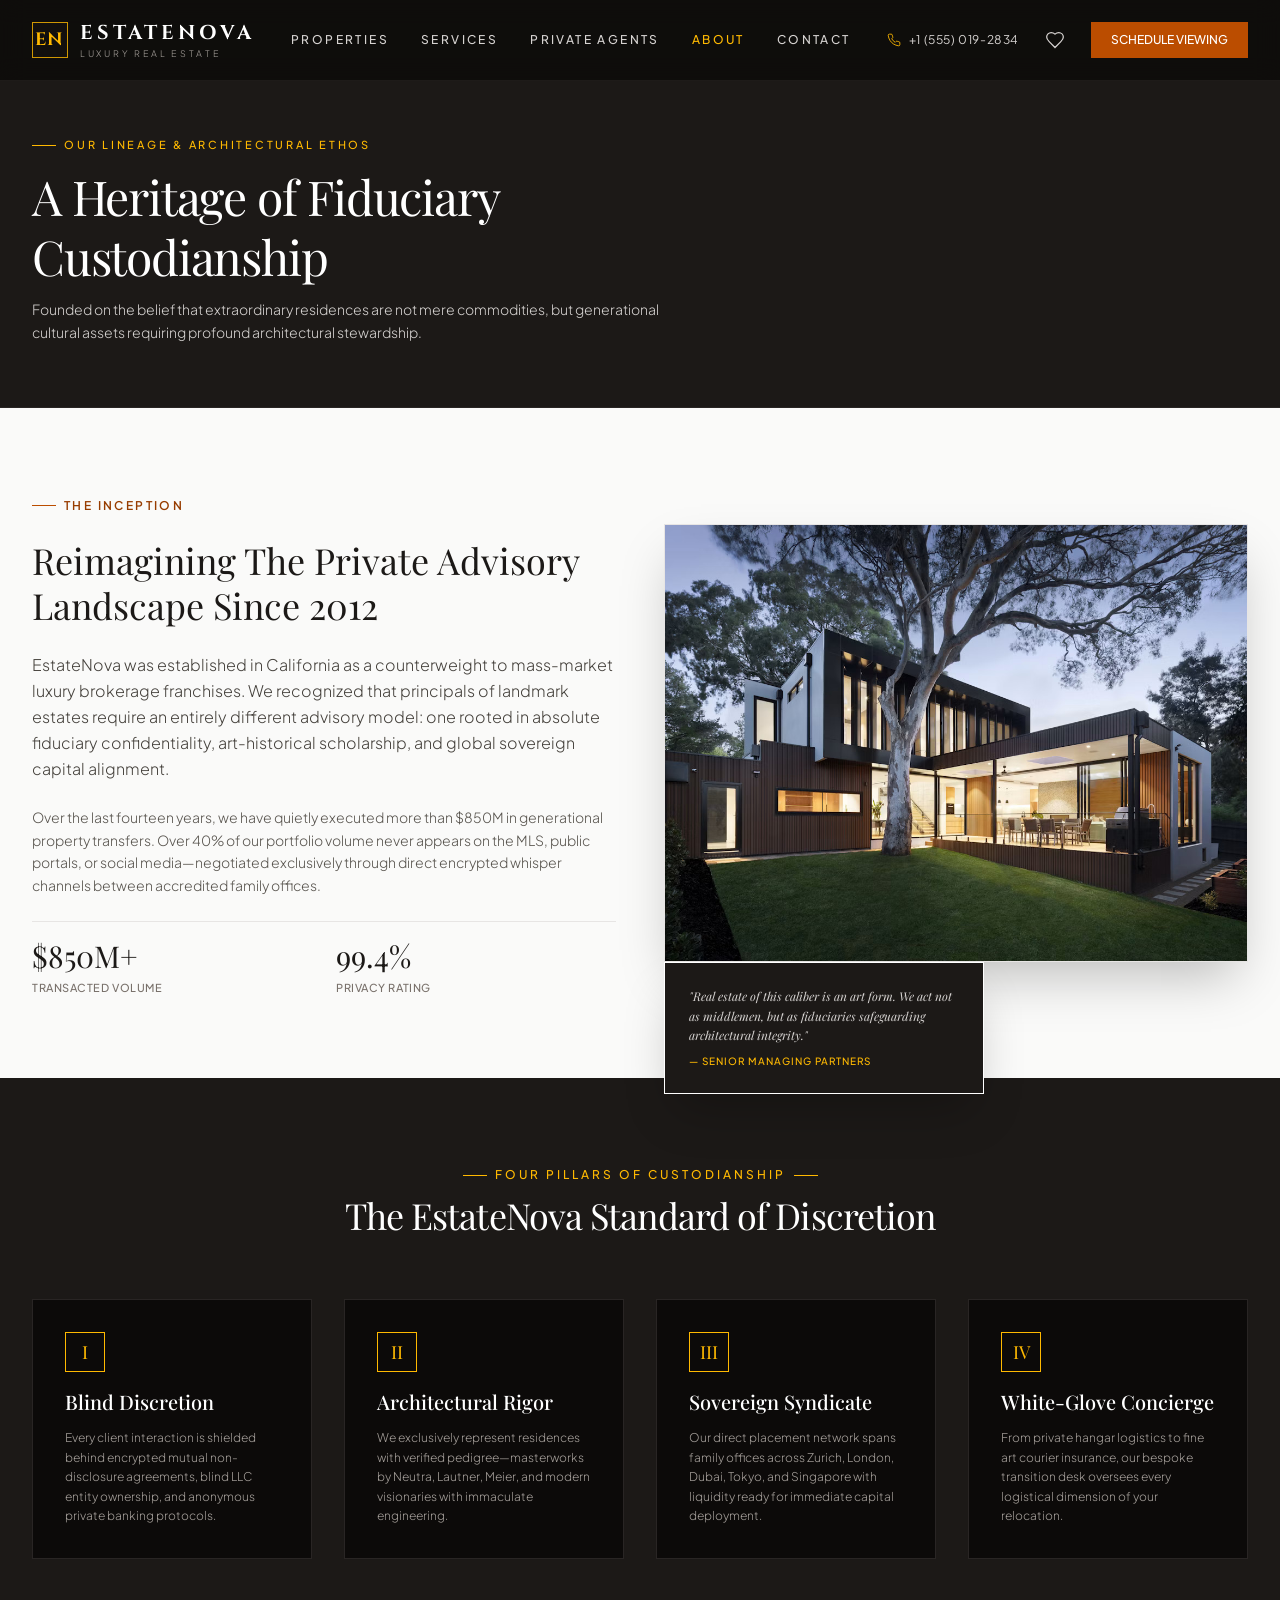
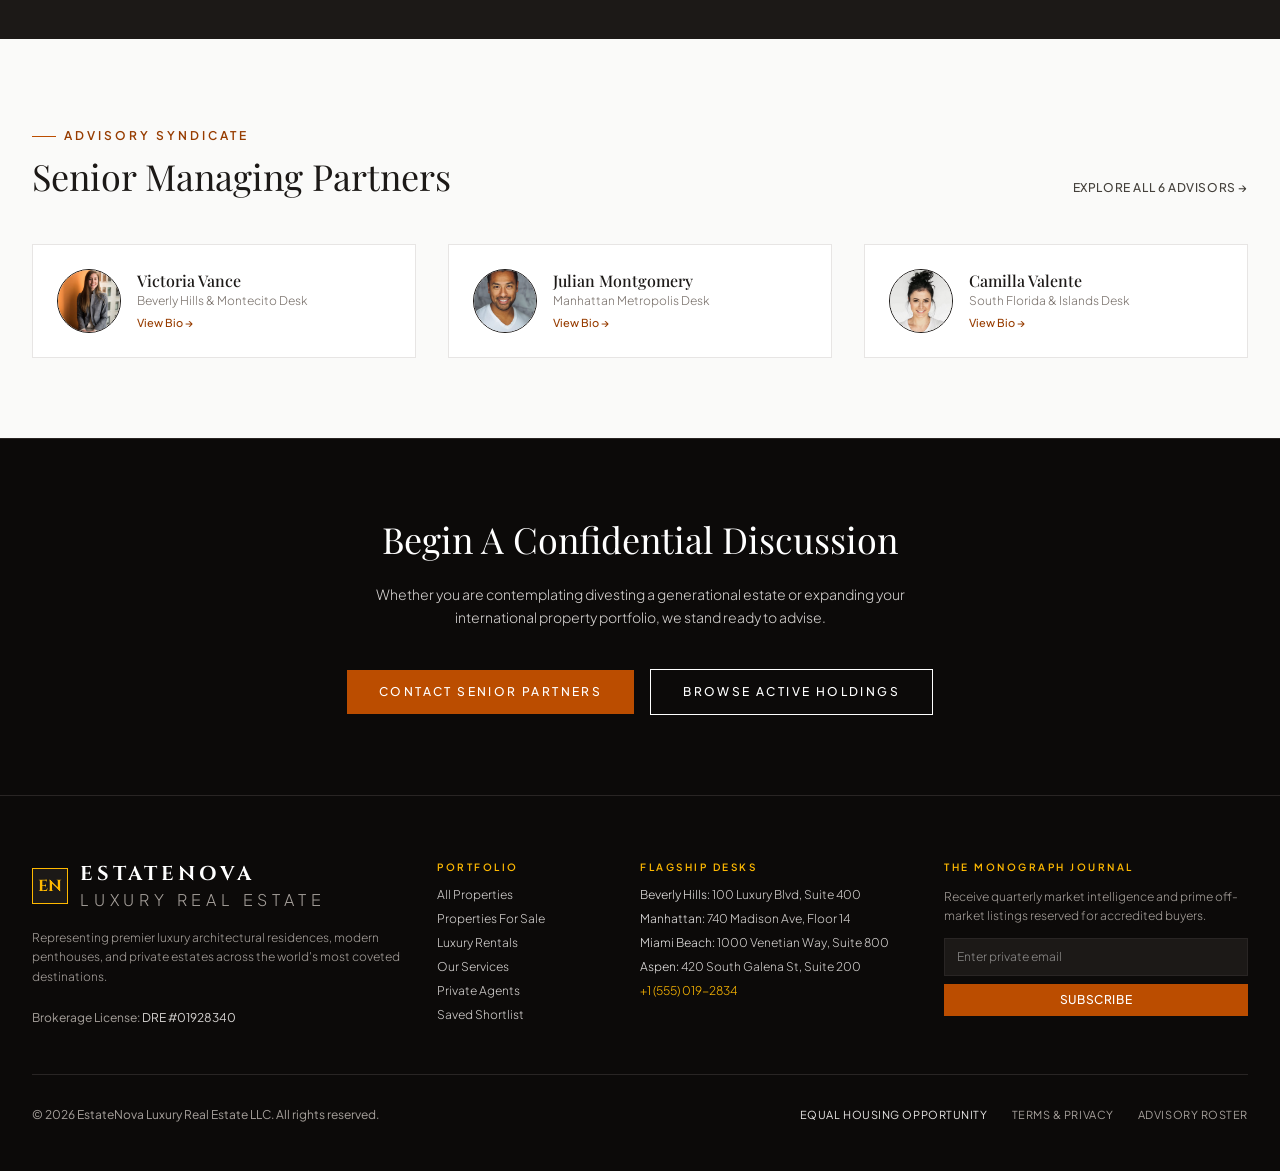
<file: about.html>
<!DOCTYPE html>
<html lang="en">
<head>
  <meta charset="UTF-8" />
  <meta name="viewport" content="width=device-width, initial-scale=1.0" />
  <title>About EstateNova | Heritage, Lineage & Architectural Ethos</title>
  <meta name="description" content="EstateNova was founded on the principle that extraordinary residences are generational cultural assets requiring fiduciary custodianship and sovereign discretion." />

  <!-- Google Fonts -->
  <link rel="preconnect" href="https://fonts.googleapis.com" />
  <link rel="preconnect" href="https://fonts.gstatic.com" crossorigin />
  <link href="https://fonts.googleapis.com/css2?family=Cinzel:wght@400;500;600;700;800&family=Playfair+Display:ital,wght@0,400;0,500;0,600;0,700;1,400;1,500&family=Plus+Jakarta+Sans:ital,wght@0,300;0,400;0,500;0,600;0,700;1,400&display=swap" rel="stylesheet" />

  <!-- CSS Stylesheet -->
  <link rel="stylesheet" href="css/style.css" />
</head>
<body class="min-h-screen flex flex-col bg-stone-50 text-stone-900 font-sans selection:bg-amber-700 selection:text-white">

  <!-- NAVBAR -->
  <header id="main-navbar" class="fixed top-0 left-0 right-0 z-40 transition-all duration-300 bg-stone-950/80 backdrop-blur-md border-b border-stone-800/60">
    <div class="max-w-7xl mx-auto px-4 sm:px-6 lg:px-8">
      <div class="flex items-center justify-between h-20">
        <!-- Logo -->
        <a href="index.html" class="group flex items-center gap-3">
          <div class="w-9 h-9 border border-amber-400/80 flex items-center justify-center bg-stone-900/40 backdrop-blur-sm group-hover:border-amber-300 transition-colors">
            <span class="font-brand font-bold text-lg tracking-widest text-amber-400 group-hover:text-amber-300">
              EN
            </span>
          </div>
          <div class="flex flex-col">
            <span class="font-brand text-xl font-bold tracking-[0.2em] text-white uppercase group-hover:text-amber-300 transition-colors">
              EstateNova
            </span>
            <span class="text-[9px] uppercase tracking-[0.3em] text-stone-400 font-light -mt-0.5">
              Luxury Real Estate
            </span>
          </div>
        </a>

        <!-- Desktop Navigation -->
        <nav class="hidden lg:flex items-center gap-8">
          <a href="properties.html" class="text-xs uppercase tracking-[0.2em] font-medium transition-colors text-stone-300 hover:text-amber-400">
            Properties
          </a>
          <a href="services.html" class="text-xs uppercase tracking-[0.2em] font-medium transition-colors text-stone-300 hover:text-amber-400">
            Services
          </a>
          <a href="agents.html" class="text-xs uppercase tracking-[0.2em] font-medium transition-colors text-stone-300 hover:text-amber-400">
            Private Agents
          </a>
          <a href="about.html" class="text-xs uppercase tracking-[0.2em] font-medium transition-colors text-amber-400">
            About
          </a>
          <a href="contact.html" class="text-xs uppercase tracking-[0.2em] font-medium transition-colors text-stone-300 hover:text-amber-400">
            Contact
          </a>
        </nav>

        <!-- Right Actions -->
        <div class="flex items-center gap-4">
          <a href="tel:+15550192834" class="hidden xl:flex items-center gap-2 text-xs text-stone-300 hover:text-amber-400 transition-colors tracking-wider">
            <svg class="w-3.5 h-3.5 text-amber-400" viewBox="0 0 24 24" fill="none" stroke="currentColor" stroke-width="1.5"><path d="M22 16.92v3a2 2 0 0 1-2.18 2 19.79 19.79 0 0 1-8.63-3.07 19.5 19.5 0 0 1-6-6 19.79 19.79 0 0 1-3.07-8.67A2 2 0 0 1 4.11 2h3a2 2 0 0 1 2 1.72 12.84 12.84 0 0 0 .7 2.81 2 2 0 0 1-.45 2.11L8.09 9.91a16 16 0 0 0 6 6l1.27-1.27a2 2 0 0 1 2.11-.45 12.84 12.84 0 0 0 2.81.7A2 2 0 0 1 22 16.92z"/></svg>
            <span>+1 (555) 019-2834</span>
          </a>

          <!-- Saved Shortlist Button -->
          <button type="button" class="open-favorites-drawer-btn relative p-2.5 text-stone-300 hover:text-amber-400 transition-colors cursor-pointer" title="View Saved Shortlist">
            <svg class="w-5 h-5" viewBox="0 0 24 24" fill="none" stroke="currentColor" stroke-width="1.5"><path d="M19 14c1.49-1.46 3-3.21 3-5.5A5.5 5.5 0 0 0 16.5 3c-1.76 0-3 .5-4.5 2-1.5-1.5-2.74-2-4.5-2A5.5 5.5 0 0 0 2 8.5c0 2.3 1.5 4.05 3 5.5l7 7Z"/></svg>
            <span class="favorites-badge-count hidden absolute -top-0.5 -right-0.5 w-4 h-4 bg-amber-600 text-white rounded-full text-[10px] font-bold flex items-center justify-center">0</span>
          </button>

          <button type="button" class="open-schedule-modal-btn hidden sm:inline-flex items-center gap-2 px-5 py-2.5 bg-amber-700 hover:bg-amber-600 text-white text-xs uppercase tracking-[0.15em] font-medium transition-colors cursor-pointer">
            <span>Schedule Viewing</span>
          </button>

          <button type="button" id="mobile-menu-open-btn" class="lg:hidden p-2 text-stone-300 hover:text-white cursor-pointer">
            <svg class="w-6 h-6" viewBox="0 0 24 24" fill="none" stroke="currentColor" stroke-width="2"><line x1="4" x2="20" y1="12" y2="12"/><line x1="4" x2="20" y1="6" y2="6"/><line x1="4" x2="20" y1="18" y2="18"/></svg>
          </button>
        </div>
      </div>
    </div>
  </header>

  <!-- MAIN CONTENT -->
  <main class="flex-1">
    <!-- PAGE HEADER -->
    <div class="bg-stone-900 text-white pt-32 pb-16 border-b border-stone-800">
      <div class="max-w-7xl mx-auto px-4 sm:px-6 lg:px-8">
        <div class="max-w-3xl space-y-3">
          <div class="inline-flex items-center gap-2 text-amber-400 text-[11px] uppercase tracking-[0.25em] font-medium">
            <span class="w-6 h-px bg-amber-400"></span>
            <span>Our Lineage & Architectural Ethos</span>
          </div>
          <h1 class="font-serif text-3xl sm:text-4xl md:text-5xl font-normal tracking-tight text-white leading-tight">
            A Heritage of Fiduciary Custodianship
          </h1>
          <p class="text-xs sm:text-sm text-stone-300 font-light leading-relaxed max-w-2xl">
            Founded on the belief that extraordinary residences are not mere commodities, but generational cultural assets requiring profound architectural stewardship.
          </p>
        </div>
      </div>
    </div>

    <!-- NARRATIVE & ORIGIN SECTION -->
    <section class="py-20 bg-stone-50">
      <div class="max-w-7xl mx-auto px-4 sm:px-6 lg:px-8">
        <div class="grid grid-cols-1 lg:grid-cols-12 gap-12 items-center">
          <div class="lg:col-span-6 space-y-6">
            <div class="inline-flex items-center gap-2 text-amber-800 text-xs uppercase tracking-[0.2em] font-semibold">
              <span class="w-6 h-px bg-amber-700"></span>
              <span>The Inception</span>
            </div>
            <h2 class="font-serif text-3xl sm:text-4xl text-stone-900 font-normal leading-tight">
              Reimagining The Private Advisory Landscape Since 2012
            </h2>
            <p class="text-stone-700 font-light text-sm sm:text-base leading-relaxed">
              EstateNova was established in California as a counterweight to mass-market luxury brokerage franchises. We recognized that principals of landmark estates require an entirely different advisory model: one rooted in absolute fiduciary confidentiality, art-historical scholarship, and global sovereign capital alignment.
            </p>
            <p class="text-stone-600 font-light text-sm leading-relaxed">
              Over the last fourteen years, we have quietly executed more than $850M in generational property transfers. Over 40% of our portfolio volume never appears on the MLS, public portals, or social media—negotiated exclusively through direct encrypted whisper channels between accredited family offices.
            </p>
            <div class="pt-4 border-t border-stone-200 grid grid-cols-2 gap-6">
              <div>
                <span class="font-serif text-2xl sm:text-3xl text-stone-900 block font-normal">$850M+</span>
                <span class="text-[11px] uppercase tracking-wider text-stone-500 font-medium">Transacted Volume</span>
              </div>
              <div>
                <span class="font-serif text-2xl sm:text-3xl text-stone-900 block font-normal">99.4%</span>
                <span class="text-[11px] uppercase tracking-wider text-stone-500 font-medium">Privacy Rating</span>
              </div>
            </div>
          </div>

          <div class="lg:col-span-6">
            <div class="relative">
              <div class="aspect-[4/3] bg-stone-900 overflow-hidden shadow-2xl border border-stone-200">
                <img
                  src="images/properties/property-02.jpg"
                  alt="EstateNova Landmark Property"
                  class="w-full h-full object-cover"
                />
              </div>
              <div class="absolute -bottom-6 -right-6 bg-stone-900 text-white p-6 border border-amber-400/40 hidden sm:block max-w-xs shadow-2xl">
                <p class="font-serif italic text-stone-300 text-xs leading-relaxed">
                  "Real estate of this caliber is an art form. We act not as middlemen, but as fiduciaries safeguarding architectural integrity."
                </p>
                <span class="text-[10px] uppercase tracking-widest text-amber-400 block mt-2 font-medium">— Senior Managing Partners</span>
              </div>
            </div>
          </div>
        </div>
      </div>
    </section>

    <!-- CORE PHILOSOPHY / PILLARS -->
    <section class="py-20 bg-stone-900 text-white">
      <div class="max-w-7xl mx-auto px-4 sm:px-6 lg:px-8">
        <div class="text-center max-w-2xl mx-auto mb-16">
          <div class="inline-flex items-center gap-2 text-amber-400 text-xs uppercase tracking-[0.25em] font-medium mb-3">
            <span class="w-6 h-px bg-amber-400"></span>
            <span>Four Pillars of Custodianship</span>
            <span class="w-6 h-px bg-amber-400"></span>
          </div>
          <h2 class="font-serif text-3xl sm:text-4xl text-white font-normal tracking-tight">
            The EstateNova Standard of Discretion
          </h2>
        </div>

        <div class="grid grid-cols-1 md:grid-cols-2 lg:grid-cols-4 gap-8">
          <div class="p-8 bg-stone-950 border border-stone-800 space-y-3">
            <div class="w-10 h-10 border border-amber-400 flex items-center justify-center text-amber-400 mb-4">
              <span class="font-serif text-lg">I</span>
            </div>
            <h3 class="font-serif text-xl text-white font-medium">Blind Discretion</h3>
            <p class="text-xs text-stone-400 font-light leading-relaxed">
              Every client interaction is shielded behind encrypted mutual non-disclosure agreements, blind LLC entity ownership, and anonymous private banking protocols.
            </p>
          </div>

          <div class="p-8 bg-stone-950 border border-stone-800 space-y-3">
            <div class="w-10 h-10 border border-amber-400 flex items-center justify-center text-amber-400 mb-4">
              <span class="font-serif text-lg">II</span>
            </div>
            <h3 class="font-serif text-xl text-white font-medium">Architectural Rigor</h3>
            <p class="text-xs text-stone-400 font-light leading-relaxed">
              We exclusively represent residences with verified pedigree—masterworks by Neutra, Lautner, Meier, and modern visionaries with immaculate engineering.
            </p>
          </div>

          <div class="p-8 bg-stone-950 border border-stone-800 space-y-3">
            <div class="w-10 h-10 border border-amber-400 flex items-center justify-center text-amber-400 mb-4">
              <span class="font-serif text-lg">III</span>
            </div>
            <h3 class="font-serif text-xl text-white font-medium">Sovereign Syndicate</h3>
            <p class="text-xs text-stone-400 font-light leading-relaxed">
              Our direct placement network spans family offices across Zurich, London, Dubai, Tokyo, and Singapore with liquidity ready for immediate capital deployment.
            </p>
          </div>

          <div class="p-8 bg-stone-950 border border-stone-800 space-y-3">
            <div class="w-10 h-10 border border-amber-400 flex items-center justify-center text-amber-400 mb-4">
              <span class="font-serif text-lg">IV</span>
            </div>
            <h3 class="font-serif text-xl text-white font-medium">White-Glove Concierge</h3>
            <p class="text-xs text-stone-400 font-light leading-relaxed">
              From private hangar logistics to fine art courier insurance, our bespoke transition desk oversees every logistical dimension of your relocation.
            </p>
          </div>
        </div>
      </div>
    </section>

    <!-- LEADERSHIP ROSTER TEASER -->
    <section class="py-20 bg-stone-50">
      <div class="max-w-7xl mx-auto px-4 sm:px-6 lg:px-8">
        <div class="flex flex-col md:flex-row md:items-end justify-between mb-12 gap-6">
          <div>
            <div class="inline-flex items-center gap-2 text-amber-800 text-xs uppercase tracking-[0.25em] font-semibold mb-3">
              <span class="w-6 h-px bg-amber-700"></span>
              <span>Advisory Syndicate</span>
            </div>
            <h2 class="font-serif text-3xl sm:text-4xl text-stone-900 font-normal">
              Senior Managing Partners
            </h2>
          </div>
          <a href="agents.html" class="text-xs uppercase tracking-wider text-stone-700 hover:text-amber-800 font-medium">
            Explore All 6 Advisors &rarr;
          </a>
        </div>

        <div class="grid grid-cols-1 sm:grid-cols-2 lg:grid-cols-3 gap-8">
          <div class="bg-white border border-stone-200 p-6 flex items-center gap-4">
            <img src="images/agents/victoria-vance.jpg" alt="Victoria Vance" class="w-16 h-16 rounded-full object-cover border border-amber-300" />
            <div>
              <h4 class="font-serif text-base text-stone-900 font-medium">Victoria Vance</h4>
              <p class="text-xs text-stone-500 font-light">Beverly Hills & Montecito Desk</p>
              <a href="agents.html" class="text-[11px] text-amber-800 hover:text-amber-950 font-medium mt-1 inline-block">View Bio &rarr;</a>
            </div>
          </div>
          <div class="bg-white border border-stone-200 p-6 flex items-center gap-4">
            <img src="images/agents/julian-montgomery.jpg" alt="Julian Montgomery" class="w-16 h-16 rounded-full object-cover border border-amber-300" />
            <div>
              <h4 class="font-serif text-base text-stone-900 font-medium">Julian Montgomery</h4>
              <p class="text-xs text-stone-500 font-light">Manhattan Metropolis Desk</p>
              <a href="agents.html" class="text-[11px] text-amber-800 hover:text-amber-950 font-medium mt-1 inline-block">View Bio &rarr;</a>
            </div>
          </div>
          <div class="bg-white border border-stone-200 p-6 flex items-center gap-4">
            <img src="images/agents/camilla-valente.jpg" alt="Camilla Valente" class="w-16 h-16 rounded-full object-cover border border-amber-300" />
            <div>
              <h4 class="font-serif text-base text-stone-900 font-medium">Camilla Valente</h4>
              <p class="text-xs text-stone-500 font-light">South Florida & Islands Desk</p>
              <a href="agents.html" class="text-[11px] text-amber-800 hover:text-amber-950 font-medium mt-1 inline-block">View Bio &rarr;</a>
            </div>
          </div>
        </div>
      </div>
    </section>

    <!-- CALL TO ACTION -->
    <section class="py-20 bg-stone-950 text-white text-center border-t border-stone-800">
      <div class="max-w-4xl mx-auto px-4 sm:px-6 lg:px-8 space-y-6">
        <h2 class="font-serif text-3xl sm:text-4xl text-white font-normal">
          Begin A Confidential Discussion
        </h2>
        <p class="text-xs sm:text-sm text-stone-300 font-light max-w-xl mx-auto leading-relaxed">
          Whether you are contemplating divesting a generational estate or expanding your international property portfolio, we stand ready to advise.
        </p>
        <div class="pt-4 flex flex-col sm:flex-row items-center justify-center gap-4">
          <a href="contact.html" class="px-8 py-3.5 bg-amber-700 hover:bg-amber-600 text-white text-xs uppercase tracking-[0.2em] font-medium transition-colors">
            Contact Senior Partners
          </a>
          <a href="properties.html" class="px-8 py-3.5 border border-stone-400 hover:border-white text-white text-xs uppercase tracking-[0.2em] font-medium transition-colors">
            Browse Active Holdings
          </a>
        </div>
      </div>
    </section>
  </main>

  <!-- FOOTER -->
  <footer class="bg-stone-950 text-stone-300 pt-16 pb-12 border-t border-stone-800">
    <div class="max-w-7xl mx-auto px-4 sm:px-6 lg:px-8">
      <div class="grid grid-cols-1 md:grid-cols-2 lg:grid-cols-12 gap-10 pb-12 border-b border-stone-800">
        <div class="lg:col-span-4 space-y-4">
          <a href="index.html" class="inline-flex items-center gap-3">
            <div class="w-9 h-9 border border-amber-400 flex items-center justify-center bg-stone-900">
              <span class="font-brand font-bold text-amber-400 text-base">EN</span>
            </div>
            <div>
              <span class="font-brand text-xl font-bold tracking-[0.2em] text-white uppercase block">EstateNova</span>
              <span class="text-[8px] uppercase tracking-[0.3em] text-stone-400 font-light block">Luxury Real Estate</span>
            </div>
          </a>
          <p class="text-xs text-stone-400 font-light leading-relaxed">
            Representing premier luxury architectural residences, modern penthouses, and private estates across the world's most coveted destinations.
          </p>
          <div class="pt-2 text-xs text-stone-400">
            <p>Brokerage License: <strong class="text-stone-300 font-normal">DRE #01928340</strong></p>
          </div>
        </div>

        <div class="lg:col-span-2 space-y-3">
          <span class="text-[10px] uppercase tracking-[0.25em] text-amber-400 font-semibold block">Portfolio</span>
          <ul class="space-y-2 text-xs font-light">
            <li><a href="properties.html" class="hover:text-white transition-colors">All Properties</a></li>
            <li><a href="properties.html?status=for-sale" class="hover:text-white transition-colors">Properties For Sale</a></li>
            <li><a href="properties.html?status=for-rent" class="hover:text-white transition-colors">Luxury Rentals</a></li>
            <li><a href="services.html" class="hover:text-white transition-colors">Our Services</a></li>
            <li><a href="agents.html" class="hover:text-white transition-colors">Private Agents</a></li>
            <li><a href="favorites.html" class="hover:text-white transition-colors">Saved Shortlist</a></li>
          </ul>
        </div>

        <div class="lg:col-span-3 space-y-3">
          <span class="text-[10px] uppercase tracking-[0.25em] text-amber-400 font-semibold block">Flagship Desks</span>
          <ul class="space-y-2 text-xs font-light">
            <li><span class="text-stone-200">Beverly Hills:</span> 100 Luxury Blvd, Suite 400</li>
            <li><span class="text-stone-200">Manhattan:</span> 740 Madison Ave, Floor 14</li>
            <li><span class="text-stone-200">Miami Beach:</span> 1000 Venetian Way, Suite 800</li>
            <li><span class="text-stone-200">Aspen:</span> 420 South Galena St, Suite 200</li>
            <li class="pt-1"><a href="tel:+15550192834" class="text-amber-400 hover:text-amber-300">+1 (555) 019-2834</a></li>
          </ul>
        </div>

        <div class="lg:col-span-3 space-y-3">
          <span class="text-[10px] uppercase tracking-[0.25em] text-amber-400 font-semibold block">The Monograph Journal</span>
          <p class="text-xs text-stone-400 font-light leading-relaxed">
            Receive quarterly market intelligence and prime off-market listings reserved for accredited buyers.
          </p>
          <form onsubmit="event.preventDefault(); showToast('Subscribed to The Monograph Journal.', 'check'); this.reset();" class="space-y-2">
            <input type="email" placeholder="Enter private email" required class="w-full bg-stone-900 border border-stone-800 text-white text-xs px-3 py-2.5 focus:outline-none focus:border-amber-500 font-light" />
            <button type="submit" class="w-full bg-amber-700 hover:bg-amber-600 text-white text-xs uppercase tracking-wider py-2 transition-colors font-medium">Subscribe</button>
          </form>
        </div>
      </div>

      <div class="pt-8 flex flex-col md:flex-row items-center justify-between text-xs text-stone-400 gap-4">
        <p>&copy; 2026 EstateNova Luxury Real Estate LLC. All rights reserved.</p>
        <div class="flex items-center gap-6 text-[11px] uppercase tracking-wider">
          <a href="about.html" class="text-stone-200">Equal Housing Opportunity</a>
          <a href="contact.html" class="hover:text-stone-200 transition-colors">Terms & Privacy</a>
          <a href="agents.html" class="hover:text-stone-200 transition-colors">Advisory Roster</a>
        </div>
      </div>
    </div>
  </footer>

  <!-- FAVORITES DRAWER OVERLAY -->
  <div id="favorites-drawer" class="hidden fixed inset-0 z-50 overflow-hidden">
    <div class="drawer-backdrop absolute inset-0 bg-stone-950/70 backdrop-blur-sm"></div>
    <div class="absolute inset-y-0 right-0 max-w-full flex pl-10">
      <div class="drawer-panel w-screen max-w-md bg-stone-50 border-l border-stone-200 shadow-2xl flex flex-col translate-x-full transition-transform duration-300">
        <div class="p-6 bg-stone-900 text-white flex items-center justify-between border-b border-stone-800">
          <div class="flex items-center gap-2">
            <svg class="w-4 h-4 text-amber-400" viewBox="0 0 24 24" fill="currentColor"><path d="M19 14c1.49-1.46 3-3.21 3-5.5A5.5 5.5 0 0 0 16.5 3c-1.76 0-3 .5-4.5 2-1.5-1.5-2.74-2-4.5-2A5.5 5.5 0 0 0 2 8.5c0 2.3 1.5 4.05 3 5.5l7 7Z"/></svg>
            <h3 class="font-serif text-lg text-white font-medium">Saved Residences <span class="favorites-text-count">(0)</span></h3>
          </div>
          <button type="button" id="close-favorites-drawer-btn" class="p-1 text-stone-400 hover:text-white transition-colors cursor-pointer">
            <svg class="w-5 h-5" viewBox="0 0 24 24" fill="none" stroke="currentColor" stroke-width="1.5"><path d="M18 6 6 18"/><path d="m6 6 12 12"/></svg>
          </button>
        </div>

        <div id="drawer-favorites-list" class="flex-1 overflow-y-auto p-6 space-y-4"></div>

        <div id="drawer-favorites-empty" class="flex-1 flex flex-col items-center justify-center p-6 text-center text-stone-500">
          <div class="w-12 h-12 rounded-full border border-stone-300 flex items-center justify-center text-stone-400 mb-3">
            <svg class="w-6 h-6" viewBox="0 0 24 24" fill="none" stroke="currentColor" stroke-width="1.5"><path d="M19 14c1.49-1.46 3-3.21 3-5.5A5.5 5.5 0 0 0 16.5 3c-1.76 0-3 .5-4.5 2-1.5-1.5-2.74-2-4.5-2A5.5 5.5 0 0 0 2 8.5c0 2.3 1.5 4.05 3 5.5l7 7Z"/></svg>
          </div>
          <p class="font-serif text-stone-900 text-base mb-1">No Saved Residences</p>
          <p class="text-xs font-light max-w-xs">Click the heart icon on any property card to save it to your private portfolio shortlist.</p>
        </div>

        <div id="drawer-favorites-footer" class="p-6 bg-white border-t border-stone-200 space-y-3">
          <a href="favorites.html" class="block w-full py-2.5 bg-amber-700 hover:bg-amber-600 text-white text-xs uppercase tracking-wider font-medium text-center transition-colors">
            View All Shortlisted Residences
          </a>
          <button type="button" id="clear-drawer-favorites-btn" class="w-full text-center text-xs text-stone-500 hover:text-stone-900 uppercase tracking-wider transition-colors cursor-pointer">
            Clear Shortlist
          </button>
        </div>
      </div>
    </div>
  </div>

  <!-- SCHEDULE VIEWING MODAL -->
  <div id="schedule-viewing-modal" class="hidden fixed inset-0 z-50 flex items-center justify-center p-4">
    <div class="modal-backdrop absolute inset-0 bg-stone-950/80 backdrop-blur-sm"></div>
    <div class="relative bg-white border border-stone-200 shadow-2xl max-w-lg w-full p-6 sm:p-8 z-10 max-h-[90vh] overflow-y-auto">
      <div class="flex items-start justify-between mb-6 pb-4 border-b border-stone-100">
        <div>
          <span class="text-[10px] uppercase tracking-[0.25em] text-amber-800 font-semibold block">Confidential Itinerary</span>
          <h3 class="font-serif text-2xl text-stone-900 font-normal mt-0.5">Schedule Private Showing</h3>
        </div>
        <button type="button" id="close-schedule-modal-btn" class="text-stone-400 hover:text-stone-900 cursor-pointer">
          <svg class="w-5 h-5" viewBox="0 0 24 24" fill="none" stroke="currentColor" stroke-width="1.5"><path d="M18 6 6 18"/><path d="m6 6 12 12"/></svg>
        </button>
      </div>

      <form id="schedule-viewing-form" class="space-y-4">
        <div>
          <label class="block text-xs uppercase tracking-wider text-stone-600 font-medium mb-1.5">Selected Estate</label>
          <select name="property_select" class="w-full bg-stone-50 border border-stone-200 text-stone-900 px-3 py-2 text-xs font-light focus:outline-none focus:border-amber-700"></select>
        </div>
        <div class="grid grid-cols-1 sm:grid-cols-2 gap-4">
          <div>
            <label class="block text-xs uppercase tracking-wider text-stone-600 font-medium mb-1.5">Viewing Date *</label>
            <input type="date" name="viewing_date" required class="w-full bg-stone-50 border border-stone-200 text-stone-900 px-3 py-2 text-xs font-light focus:outline-none focus:border-amber-700" />
          </div>
          <div>
            <label class="block text-xs uppercase tracking-wider text-stone-600 font-medium mb-1.5">Preferred Time Window</label>
            <select name="viewing_time" class="w-full bg-stone-50 border border-stone-200 text-stone-900 px-3 py-2 text-xs font-light focus:outline-none focus:border-amber-700">
              <option value="morning">Morning (10:00 AM – 12:00 PM)</option>
              <option value="afternoon">Afternoon (1:00 PM – 4:00 PM)</option>
              <option value="sunset">Twilight / Golden Hour (5:00 PM – 7:00 PM)</option>
            </select>
          </div>
        </div>
        <div>
          <label class="block text-xs uppercase tracking-wider text-stone-600 font-medium mb-1.5">Legal Full Name *</label>
          <input type="text" name="client_name" required placeholder="Legal full name or entity" class="w-full bg-stone-50 border border-stone-200 text-stone-900 px-3 py-2 text-xs font-light focus:outline-none focus:border-amber-700" />
        </div>
        <div class="grid grid-cols-1 sm:grid-cols-2 gap-4">
          <div>
            <label class="block text-xs uppercase tracking-wider text-stone-600 font-medium mb-1.5">Direct Email *</label>
            <input type="email" name="client_email" required placeholder="name@domain.com" class="w-full bg-stone-50 border border-stone-200 text-stone-900 px-3 py-2 text-xs font-light focus:outline-none focus:border-amber-700" />
          </div>
          <div>
            <label class="block text-xs uppercase tracking-wider text-stone-600 font-medium mb-1.5">Direct Phone *</label>
            <input type="tel" name="client_phone" required placeholder="+1 (555) 000-0000" class="w-full bg-stone-50 border border-stone-200 text-stone-900 px-3 py-2 text-xs font-light focus:outline-none focus:border-amber-700" />
          </div>
        </div>
        <button type="submit" class="w-full py-3 bg-stone-900 hover:bg-amber-700 text-white text-xs uppercase tracking-[0.2em] font-medium transition-colors">
          Submit Showing Request
        </button>
      </form>

      <div id="schedule-modal-success" class="hidden text-center py-6 space-y-4">
        <div class="w-12 h-12 bg-amber-50 text-amber-800 rounded-full flex items-center justify-center mx-auto">
          <svg class="w-6 h-6" viewBox="0 0 24 24" fill="none" stroke="currentColor" stroke-width="2"><path d="M20 6 9 17l-5-5"/></svg>
        </div>
        <h4 class="font-serif text-xl text-stone-900">Showing Request Registered</h4>
        <p class="text-xs text-stone-600 font-light max-w-sm mx-auto leading-relaxed">
          Your private inquiry has been assigned directly to our Senior Managing Partner. We will confirm the security clearance within 4 hours.
        </p>
        <button type="button" id="schedule-modal-reset-btn" class="px-6 py-2 bg-stone-900 text-white text-xs uppercase tracking-wider">
          Close Window
        </button>
      </div>
    </div>
  </div>

  <!-- MOBILE MENU OVERLAY -->
  <div id="mobile-menu-overlay" class="hidden fixed inset-0 z-50 lg:hidden">
    <div class="absolute inset-0 bg-stone-950/80 backdrop-blur-md"></div>
    <div class="relative w-full max-w-sm bg-stone-950 h-full p-6 text-white flex flex-col justify-between overflow-y-auto border-r border-stone-800">
      <div>
        <div class="flex items-center justify-between pb-6 border-b border-stone-800">
          <div class="flex items-center gap-2.5">
            <div class="w-8 h-8 border border-amber-400 flex items-center justify-center bg-stone-900">
              <span class="font-brand font-bold text-amber-400 text-sm">EN</span>
            </div>
            <span class="font-brand font-bold tracking-[0.2em] text-sm uppercase text-white">EstateNova</span>
          </div>
          <button type="button" id="mobile-menu-close-btn" class="p-2 text-stone-400 hover:text-white cursor-pointer">
            <svg class="w-5 h-5" viewBox="0 0 24 24" fill="none" stroke="currentColor" stroke-width="2"><path d="M18 6 6 18"/><path d="m6 6 12 12"/></svg>
          </button>
        </div>

        <nav class="py-6 space-y-4 text-sm font-medium uppercase tracking-[0.15em]">
          <a href="index.html" class="block text-stone-300 hover:text-white py-1">Home</a>
          <a href="properties.html" class="block text-stone-300 hover:text-white py-1">Properties</a>
          <a href="services.html" class="block text-stone-300 hover:text-white py-1">Services</a>
          <a href="agents.html" class="block text-stone-300 hover:text-white py-1">Private Agents</a>
          <a href="about.html" class="block text-amber-400 py-1">About Us</a>
          <a href="contact.html" class="block text-stone-300 hover:text-white py-1">Contact & Salons</a>
          <a href="favorites.html" class="block text-stone-300 hover:text-white py-1">Saved Shortlist <span class="favorites-text-count text-amber-400">(0)</span></a>
        </nav>
      </div>

      <div class="pt-6 border-t border-stone-800 space-y-4">
        <a href="tel:+15550192834" class="text-xs text-stone-300 block tracking-wider">Direct: +1 (555) 019-2834</a>
        <button type="button" class="open-schedule-modal-btn w-full py-3 bg-amber-700 hover:bg-amber-600 text-white text-xs uppercase tracking-[0.2em] font-medium transition-colors">
          Schedule Viewing
        </button>
      </div>
    </div>
  </div>

  <!-- SCRIPTS -->
  <script src="js/config.js"></script>
  <script src="js/data.js"></script>
  <script src="js/script.js"></script>
</body>
</html>
</file>
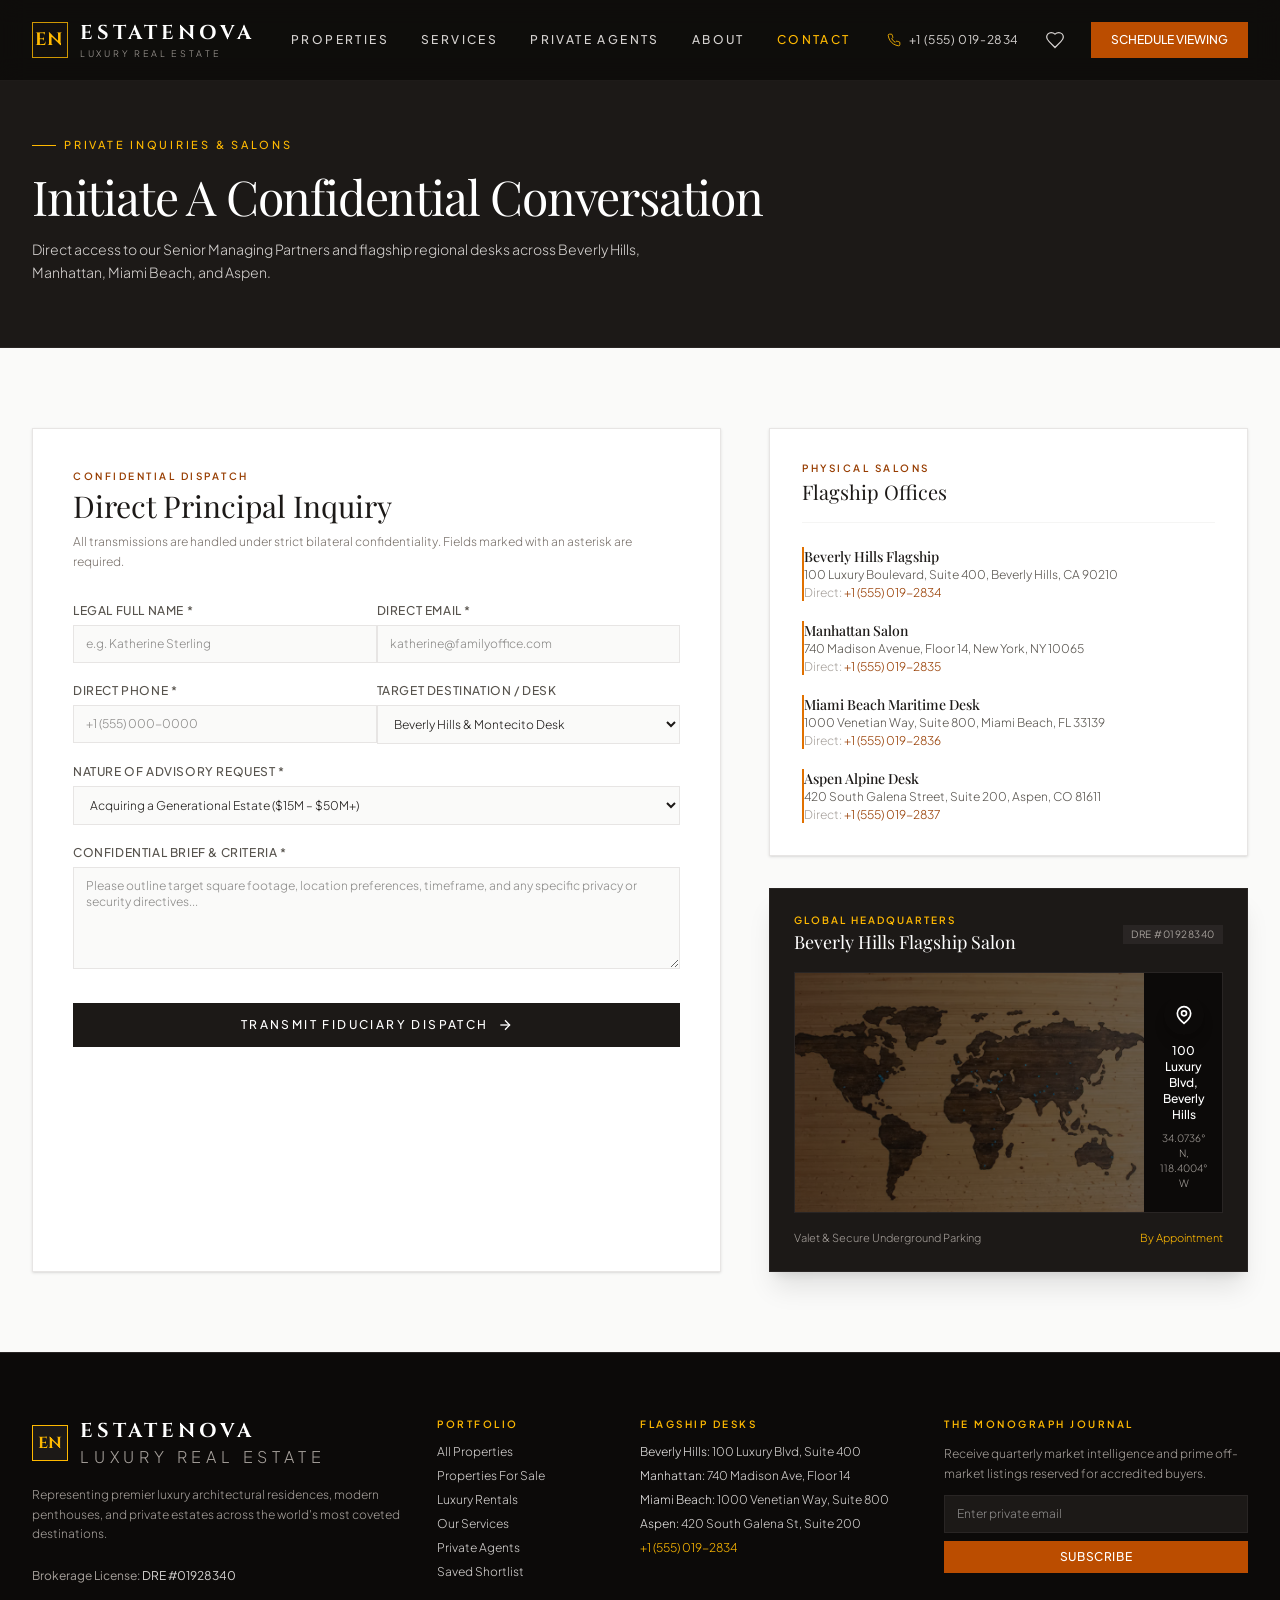
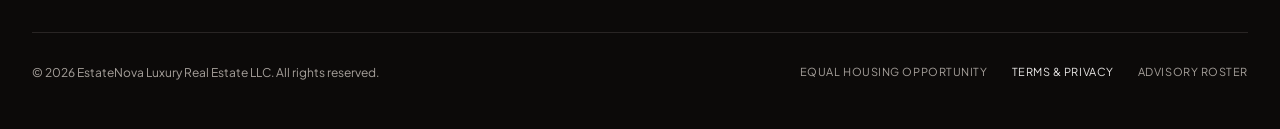
<file: contact.html>
<!DOCTYPE html>
<html lang="en">
<head>
  <meta charset="UTF-8" />
  <meta name="viewport" content="width=device-width, initial-scale=1.0" />
  <title>Contact & Private Salons | EstateNova Luxury Real Estate</title>
  <meta name="description" content="Initiate a confidential consultation with EstateNova Senior Managing Partners and regional flagship salons." />

  <!-- Google Fonts -->
  <link rel="preconnect" href="https://fonts.googleapis.com" />
  <link rel="preconnect" href="https://fonts.gstatic.com" crossorigin />
  <link href="https://fonts.googleapis.com/css2?family=Cinzel:wght@400;500;600;700;800&family=Playfair+Display:ital,wght@0,400;0,500;0,600;0,700;1,400;1,500&family=Plus+Jakarta+Sans:ital,wght@0,300;0,400;0,500;0,600;0,700;1,400&display=swap" rel="stylesheet" />

  <!-- CSS Stylesheet -->
  <link rel="stylesheet" href="css/style.css" />
</head>
<body class="min-h-screen flex flex-col bg-stone-50 text-stone-900 font-sans selection:bg-amber-700 selection:text-white">

  <!-- NAVBAR -->
  <header id="main-navbar" class="fixed top-0 left-0 right-0 z-40 transition-all duration-300 bg-stone-950/80 backdrop-blur-md border-b border-stone-800/60">
    <div class="max-w-7xl mx-auto px-4 sm:px-6 lg:px-8">
      <div class="flex items-center justify-between h-20">
        <!-- Logo -->
        <a href="index.html" class="group flex items-center gap-3">
          <div class="w-9 h-9 border border-amber-400/80 flex items-center justify-center bg-stone-900/40 backdrop-blur-sm group-hover:border-amber-300 transition-colors">
            <span class="font-brand font-bold text-lg tracking-widest text-amber-400 group-hover:text-amber-300">
              EN
            </span>
          </div>
          <div class="flex flex-col">
            <span class="font-brand text-xl font-bold tracking-[0.2em] text-white uppercase group-hover:text-amber-300 transition-colors">
              EstateNova
            </span>
            <span class="text-[9px] uppercase tracking-[0.3em] text-stone-400 font-light -mt-0.5">
              Luxury Real Estate
            </span>
          </div>
        </a>

        <!-- Desktop Navigation -->
        <nav class="hidden lg:flex items-center gap-8">
          <a href="properties.html" class="text-xs uppercase tracking-[0.2em] font-medium transition-colors text-stone-300 hover:text-amber-400">
            Properties
          </a>
          <a href="services.html" class="text-xs uppercase tracking-[0.2em] font-medium transition-colors text-stone-300 hover:text-amber-400">
            Services
          </a>
          <a href="agents.html" class="text-xs uppercase tracking-[0.2em] font-medium transition-colors text-stone-300 hover:text-amber-400">
            Private Agents
          </a>
          <a href="about.html" class="text-xs uppercase tracking-[0.2em] font-medium transition-colors text-stone-300 hover:text-amber-400">
            About
          </a>
          <a href="contact.html" class="text-xs uppercase tracking-[0.2em] font-medium transition-colors text-amber-400">
            Contact
          </a>
        </nav>

        <!-- Right Actions -->
        <div class="flex items-center gap-4">
          <a href="tel:+15550192834" class="hidden xl:flex items-center gap-2 text-xs text-stone-300 hover:text-amber-400 transition-colors tracking-wider">
            <svg class="w-3.5 h-3.5 text-amber-400" viewBox="0 0 24 24" fill="none" stroke="currentColor" stroke-width="1.5"><path d="M22 16.92v3a2 2 0 0 1-2.18 2 19.79 19.79 0 0 1-8.63-3.07 19.5 19.5 0 0 1-6-6 19.79 19.79 0 0 1-3.07-8.67A2 2 0 0 1 4.11 2h3a2 2 0 0 1 2 1.72 12.84 12.84 0 0 0 .7 2.81 2 2 0 0 1-.45 2.11L8.09 9.91a16 16 0 0 0 6 6l1.27-1.27a2 2 0 0 1 2.11-.45 12.84 12.84 0 0 0 2.81.7A2 2 0 0 1 22 16.92z"/></svg>
            <span>+1 (555) 019-2834</span>
          </a>

          <!-- Saved Shortlist Button -->
          <button type="button" class="open-favorites-drawer-btn relative p-2.5 text-stone-300 hover:text-amber-400 transition-colors cursor-pointer" title="View Saved Shortlist">
            <svg class="w-5 h-5" viewBox="0 0 24 24" fill="none" stroke="currentColor" stroke-width="1.5"><path d="M19 14c1.49-1.46 3-3.21 3-5.5A5.5 5.5 0 0 0 16.5 3c-1.76 0-3 .5-4.5 2-1.5-1.5-2.74-2-4.5-2A5.5 5.5 0 0 0 2 8.5c0 2.3 1.5 4.05 3 5.5l7 7Z"/></svg>
            <span class="favorites-badge-count hidden absolute -top-0.5 -right-0.5 w-4 h-4 bg-amber-600 text-white rounded-full text-[10px] font-bold flex items-center justify-center">0</span>
          </button>

          <button type="button" class="open-schedule-modal-btn hidden sm:inline-flex items-center gap-2 px-5 py-2.5 bg-amber-700 hover:bg-amber-600 text-white text-xs uppercase tracking-[0.15em] font-medium transition-colors cursor-pointer">
            <span>Schedule Viewing</span>
          </button>

          <button type="button" id="mobile-menu-open-btn" class="lg:hidden p-2 text-stone-300 hover:text-white cursor-pointer">
            <svg class="w-6 h-6" viewBox="0 0 24 24" fill="none" stroke="currentColor" stroke-width="2"><line x1="4" x2="20" y1="12" y2="12"/><line x1="4" x2="20" y1="6" y2="6"/><line x1="4" x2="20" y1="18" y2="18"/></svg>
          </button>
        </div>
      </div>
    </div>
  </header>

  <!-- MAIN CONTENT -->
  <main class="flex-1">
    <!-- PAGE HEADER -->
    <div class="bg-stone-900 text-white pt-32 pb-16 border-b border-stone-800">
      <div class="max-w-7xl mx-auto px-4 sm:px-6 lg:px-8">
        <div class="max-w-3xl space-y-3">
          <div class="inline-flex items-center gap-2 text-amber-400 text-[11px] uppercase tracking-[0.25em] font-medium">
            <span class="w-6 h-px bg-amber-400"></span>
            <span>Private Inquiries & Salons</span>
          </div>
          <h1 class="font-serif text-3xl sm:text-4xl md:text-5xl font-normal tracking-tight text-white leading-tight">
            Initiate A Confidential Conversation
          </h1>
          <p class="text-xs sm:text-sm text-stone-300 font-light leading-relaxed max-w-2xl">
            Direct access to our Senior Managing Partners and flagship regional desks across Beverly Hills, Manhattan, Miami Beach, and Aspen.
          </p>
        </div>
      </div>
    </div>

    <!-- MAIN GRID SECTION -->
    <div class="py-20 bg-stone-50">
      <div class="max-w-7xl mx-auto px-4 sm:px-6 lg:px-8">
        <div class="grid grid-cols-1 lg:grid-cols-12 gap-12">
          <!-- LEFT COLUMN: CONFIDENTIAL INQUIRY FORM -->
          <div class="lg:col-span-7 bg-white border border-stone-200 p-8 sm:p-10 shadow-sm">
            <div class="mb-8">
              <span class="text-[10px] uppercase tracking-[0.25em] text-amber-800 font-semibold block">Confidential Dispatch</span>
              <h2 class="font-serif text-2xl sm:text-3xl text-stone-900 font-normal mt-1">Direct Principal Inquiry</h2>
              <p class="text-xs text-stone-500 font-light mt-2 leading-relaxed">
                All transmissions are handled under strict bilateral confidentiality. Fields marked with an asterisk are required.
              </p>
            </div>

            <!-- Buyer/Seller Inquiry Form -->
            <form id="contact-inquiry-form" class="space-y-5" novalidate>
              <div class="grid grid-cols-1 sm:grid-cols-2 gap-5">
                <div>
                  <label class="block text-xs uppercase tracking-wider text-stone-600 font-medium mb-1.5">Legal Full Name *</label>
                  <input type="text" name="contact_name" required placeholder="e.g. Katherine Sterling" class="w-full bg-stone-50 border border-stone-200 text-stone-900 px-3 py-2.5 text-xs font-light focus:outline-none focus:border-amber-700 transition-colors" />
                  <p id="error-contact-name" class="hidden text-[11px] text-rose-600 mt-1 font-light">Please enter your legal full name.</p>
                </div>
                <div>
                  <label class="block text-xs uppercase tracking-wider text-stone-600 font-medium mb-1.5">Direct Email *</label>
                  <input type="email" name="contact_email" required placeholder="katherine@familyoffice.com" class="w-full bg-stone-50 border border-stone-200 text-stone-900 px-3 py-2.5 text-xs font-light focus:outline-none focus:border-amber-700 transition-colors" />
                  <p id="error-contact-email" class="hidden text-[11px] text-rose-600 mt-1 font-light">Please enter a valid direct email address.</p>
                </div>
              </div>

              <div class="grid grid-cols-1 sm:grid-cols-2 gap-5">
                <div>
                  <label class="block text-xs uppercase tracking-wider text-stone-600 font-medium mb-1.5">Direct Phone *</label>
                  <input type="tel" name="contact_phone" required placeholder="+1 (555) 000-0000" class="w-full bg-stone-50 border border-stone-200 text-stone-900 px-3 py-2.5 text-xs font-light focus:outline-none focus:border-amber-700 transition-colors" />
                  <p id="error-contact-phone" class="hidden text-[11px] text-rose-600 mt-1 font-light">Please enter a valid telephone number.</p>
                </div>
                <div>
                  <label class="block text-xs uppercase tracking-wider text-stone-600 font-medium mb-1.5">Target Destination / Desk</label>
                  <select name="contact_desk" class="w-full bg-stone-50 border border-stone-200 text-stone-900 px-3 py-2.5 text-xs font-light focus:outline-none focus:border-amber-700">
                    <option value="beverly-hills">Beverly Hills & Montecito Desk</option>
                    <option value="manhattan">Manhattan Metropolis Desk</option>
                    <option value="miami">Miami Beach & Islands Desk</option>
                    <option value="aspen">Aspen & Mountain Desk</option>
                    <option value="international">Cross-Border / International Desk</option>
                  </select>
                </div>
              </div>

              <div>
                <label class="block text-xs uppercase tracking-wider text-stone-600 font-medium mb-1.5">Nature of Advisory Request *</label>
                <select name="contact_interest" class="w-full bg-stone-50 border border-stone-200 text-stone-900 px-3 py-2.5 text-xs font-light focus:outline-none focus:border-amber-700">
                  <option value="acquiring">Acquiring a Generational Estate ($15M – $50M+)</option>
                  <option value="divesting">Confidential Disposition / Off-Market Placement</option>
                  <option value="leasing">Prime Long-Term or Seasonal Luxury Lease</option>
                  <option value="structuring">Sovereign Entity & FIRPTA Consultation</option>
                  <option value="partnership">Senior Advisor Brokerage Partnership</option>
                </select>
              </div>

              <div>
                <label class="block text-xs uppercase tracking-wider text-stone-600 font-medium mb-1.5">Confidential Brief & Criteria *</label>
                <textarea name="contact_message" rows="5" required placeholder="Please outline target square footage, location preferences, timeframe, and any specific privacy or security directives..." class="w-full bg-stone-50 border border-stone-200 text-stone-900 px-3 py-2.5 text-xs font-light focus:outline-none focus:border-amber-700 transition-colors"></textarea>
                <p id="error-contact-message" class="hidden text-[11px] text-rose-600 mt-1 font-light">Please outline your brief or criteria.</p>
              </div>

              <div class="pt-2">
                <button type="submit" class="w-full py-3.5 bg-stone-900 hover:bg-amber-700 text-white text-xs uppercase tracking-[0.2em] font-medium transition-colors flex items-center justify-center gap-2 cursor-pointer">
                  <span>Transmit Fiduciary Dispatch</span>
                  <svg class="w-4 h-4" viewBox="0 0 24 24" fill="none" stroke="currentColor" stroke-width="2"><path d="M5 12h14"/><path d="m12 5 7 7-7 7"/></svg>
                </button>
              </div>
            </form>

            <!-- Success State -->
            <div id="contact-form-success" class="hidden text-center py-12 space-y-4">
              <div class="w-16 h-16 bg-amber-50 text-amber-800 rounded-full flex items-center justify-center mx-auto border border-amber-200">
                <svg class="w-8 h-8" viewBox="0 0 24 24" fill="none" stroke="currentColor" stroke-width="2"><path d="M20 6 9 17l-5-5"/></svg>
              </div>
              <h3 class="font-serif text-2xl text-stone-900 font-medium">Thank you. Your inquiry has been received successfully.</h3>
              <p class="text-xs sm:text-sm text-stone-600 font-light max-w-md mx-auto leading-relaxed">
                Your transmission has been logged directly with our Senior Managing Partners. An appointed private client advisor will contact you within 4 business hours.
              </p>
              <div class="pt-2">
                <button type="button" id="contact-form-reset-btn" class="px-6 py-2.5 bg-stone-900 hover:bg-amber-700 text-white text-xs uppercase tracking-wider font-medium cursor-pointer transition-colors">
                  Submit Another Inquiry
                </button>
              </div>
            </div>
          </div>

          <!-- RIGHT COLUMN: REGIONAL SALONS & INTERACTIVE MAP INTEGRATION -->
          <div class="lg:col-span-5 space-y-8">
            <!-- Salons List -->
            <div class="bg-white border border-stone-200 p-8 shadow-sm space-y-6">
              <div class="border-b border-stone-100 pb-4">
                <span class="text-[10px] uppercase tracking-[0.25em] text-amber-800 font-semibold block">Physical Salons</span>
                <h3 class="font-serif text-xl text-stone-900 font-normal mt-0.5">Flagship Offices</h3>
              </div>

              <div class="space-y-5 text-xs font-light text-stone-600">
                <div class="border-l-2 border-amber-600 pl-3">
                  <h4 class="font-serif text-sm font-medium text-stone-900">Beverly Hills Flagship</h4>
                  <p>100 Luxury Boulevard, Suite 400, Beverly Hills, CA 90210</p>
                  <p class="text-stone-400 mt-0.5">Direct: <a href="tel:+15550192834" class="text-amber-800">+1 (555) 019-2834</a></p>
                </div>

                <div class="border-l-2 border-amber-600 pl-3">
                  <h4 class="font-serif text-sm font-medium text-stone-900">Manhattan Salon</h4>
                  <p>740 Madison Avenue, Floor 14, New York, NY 10065</p>
                  <p class="text-stone-400 mt-0.5">Direct: <a href="tel:+15550192835" class="text-amber-800">+1 (555) 019-2835</a></p>
                </div>

                <div class="border-l-2 border-amber-600 pl-3">
                  <h4 class="font-serif text-sm font-medium text-stone-900">Miami Beach Maritime Desk</h4>
                  <p>1000 Venetian Way, Suite 800, Miami Beach, FL 33139</p>
                  <p class="text-stone-400 mt-0.5">Direct: <a href="tel:+15550192836" class="text-amber-800">+1 (555) 019-2836</a></p>
                </div>

                <div class="border-l-2 border-amber-600 pl-3">
                  <h4 class="font-serif text-sm font-medium text-stone-900">Aspen Alpine Desk</h4>
                  <p>420 South Galena Street, Suite 200, Aspen, CO 81611</p>
                  <p class="text-stone-400 mt-0.5">Direct: <a href="tel:+15550192837" class="text-amber-800">+1 (555) 019-2837</a></p>
                </div>
              </div>
            </div>

            <!-- MAP EMBED / INTEGRATION CARD -->
            <!-- 
              NOTE FOR BUYER / DEVELOPER (MAP INTEGRATION):
              To embed a live Google Map or Mapbox GL canvas:
              1. Insert your Google Maps Embed API or Mapbox JS script in <head>.
              2. Replace the styled preview box below with your <iframe src="https://www.google.com/maps/embed/v1/place?key=YOUR_API_KEY&q=100+Luxury+Blvd,Beverly+Hills,CA"></iframe>
            -->
            <div class="bg-stone-900 text-white p-6 border border-stone-800 shadow-xl space-y-4">
              <div class="flex items-center justify-between">
                <div>
                  <span class="text-[10px] uppercase tracking-[0.2em] text-amber-400 font-semibold block">Global Headquarters</span>
                  <h4 class="font-serif text-lg text-white font-normal">Beverly Hills Flagship Salon</h4>
                </div>
                <span class="text-[10px] uppercase tracking-wider text-stone-400 bg-stone-800 px-2 py-0.5">DRE #01928340</span>
              </div>

              <!-- Map Simulation Container -->
              <div id="map-container-element" class="relative aspect-[16/9] bg-stone-950 border border-stone-800 overflow-hidden flex items-center justify-center group">
                <img
                  src="images/properties/property-16.jpg"
                  alt="Beverly Hills Map Reference"
                  class="w-full h-full object-cover opacity-40 group-hover:scale-105 transition-transform duration-700"
                />
                <div class="absolute inset-0 bg-stone-950/60"></div>
                <div class="relative z-10 text-center space-y-2 p-4">
                  <div class="w-10 h-10 rounded-full bg-amber-700/90 text-white flex items-center justify-center mx-auto shadow-lg">
                    <svg class="w-5 h-5" viewBox="0 0 24 24" fill="none" stroke="currentColor" stroke-width="2"><path d="M20 10c0 6-8 12-8 12s-8-6-8-12a8 8 0 0 1 16 0Z"/><circle cx="12" cy="10" r="3"/></svg>
                  </div>
                  <p class="text-xs text-white font-medium">100 Luxury Blvd, Beverly Hills</p>
                  <p class="text-[10px] text-stone-400 font-light">34.0736° N, 118.4004° W</p>
                </div>
              </div>

              <div class="text-[11px] text-stone-400 font-light leading-relaxed flex items-center justify-between">
                <span>Valet & Secure Underground Parking</span>
                <span class="text-amber-400">By Appointment</span>
              </div>
            </div>
          </div>
        </div>
      </div>
    </div>
  </main>

  <!-- FOOTER -->
  <footer class="bg-stone-950 text-stone-300 pt-16 pb-12 border-t border-stone-800">
    <div class="max-w-7xl mx-auto px-4 sm:px-6 lg:px-8">
      <div class="grid grid-cols-1 md:grid-cols-2 lg:grid-cols-12 gap-10 pb-12 border-b border-stone-800">
        <div class="lg:col-span-4 space-y-4">
          <a href="index.html" class="inline-flex items-center gap-3">
            <div class="w-9 h-9 border border-amber-400 flex items-center justify-center bg-stone-900">
              <span class="font-brand font-bold text-amber-400 text-base">EN</span>
            </div>
            <div>
              <span class="font-brand text-xl font-bold tracking-[0.2em] text-white uppercase block">EstateNova</span>
              <span class="text-[8px] uppercase tracking-[0.3em] text-stone-400 font-light block">Luxury Real Estate</span>
            </div>
          </a>
          <p class="text-xs text-stone-400 font-light leading-relaxed">
            Representing premier luxury architectural residences, modern penthouses, and private estates across the world's most coveted destinations.
          </p>
          <div class="pt-2 text-xs text-stone-400">
            <p>Brokerage License: <strong class="text-stone-300 font-normal">DRE #01928340</strong></p>
          </div>
        </div>

        <div class="lg:col-span-2 space-y-3">
          <span class="text-[10px] uppercase tracking-[0.25em] text-amber-400 font-semibold block">Portfolio</span>
          <ul class="space-y-2 text-xs font-light">
            <li><a href="properties.html" class="hover:text-white transition-colors">All Properties</a></li>
            <li><a href="properties.html?status=for-sale" class="hover:text-white transition-colors">Properties For Sale</a></li>
            <li><a href="properties.html?status=for-rent" class="hover:text-white transition-colors">Luxury Rentals</a></li>
            <li><a href="services.html" class="hover:text-white transition-colors">Our Services</a></li>
            <li><a href="agents.html" class="hover:text-white transition-colors">Private Agents</a></li>
            <li><a href="favorites.html" class="hover:text-white transition-colors">Saved Shortlist</a></li>
          </ul>
        </div>

        <div class="lg:col-span-3 space-y-3">
          <span class="text-[10px] uppercase tracking-[0.25em] text-amber-400 font-semibold block">Flagship Desks</span>
          <ul class="space-y-2 text-xs font-light">
            <li><span class="text-stone-200">Beverly Hills:</span> 100 Luxury Blvd, Suite 400</li>
            <li><span class="text-stone-200">Manhattan:</span> 740 Madison Ave, Floor 14</li>
            <li><span class="text-stone-200">Miami Beach:</span> 1000 Venetian Way, Suite 800</li>
            <li><span class="text-stone-200">Aspen:</span> 420 South Galena St, Suite 200</li>
            <li class="pt-1"><a href="tel:+15550192834" class="text-amber-400 hover:text-amber-300">+1 (555) 019-2834</a></li>
          </ul>
        </div>

        <div class="lg:col-span-3 space-y-3">
          <span class="text-[10px] uppercase tracking-[0.25em] text-amber-400 font-semibold block">The Monograph Journal</span>
          <p class="text-xs text-stone-400 font-light leading-relaxed">
            Receive quarterly market intelligence and prime off-market listings reserved for accredited buyers.
          </p>
          <form onsubmit="event.preventDefault(); showToast('Subscribed to The Monograph Journal.', 'check'); this.reset();" class="space-y-2">
            <input type="email" placeholder="Enter private email" required class="w-full bg-stone-900 border border-stone-800 text-white text-xs px-3 py-2.5 focus:outline-none focus:border-amber-500 font-light" />
            <button type="submit" class="w-full bg-amber-700 hover:bg-amber-600 text-white text-xs uppercase tracking-wider py-2 transition-colors font-medium">Subscribe</button>
          </form>
        </div>
      </div>

      <div class="pt-8 flex flex-col md:flex-row items-center justify-between text-xs text-stone-400 gap-4">
        <p>&copy; 2026 EstateNova Luxury Real Estate LLC. All rights reserved.</p>
        <div class="flex items-center gap-6 text-[11px] uppercase tracking-wider">
          <a href="about.html" class="hover:text-stone-200 transition-colors">Equal Housing Opportunity</a>
          <a href="contact.html" class="text-stone-200">Terms & Privacy</a>
          <a href="agents.html" class="hover:text-stone-200 transition-colors">Advisory Roster</a>
        </div>
      </div>
    </div>
  </footer>

  <!-- FAVORITES DRAWER OVERLAY -->
  <div id="favorites-drawer" class="hidden fixed inset-0 z-50 overflow-hidden">
    <div class="drawer-backdrop absolute inset-0 bg-stone-950/70 backdrop-blur-sm"></div>
    <div class="absolute inset-y-0 right-0 max-w-full flex pl-10">
      <div class="drawer-panel w-screen max-w-md bg-stone-50 border-l border-stone-200 shadow-2xl flex flex-col translate-x-full transition-transform duration-300">
        <div class="p-6 bg-stone-900 text-white flex items-center justify-between border-b border-stone-800">
          <div class="flex items-center gap-2">
            <svg class="w-4 h-4 text-amber-400" viewBox="0 0 24 24" fill="currentColor"><path d="M19 14c1.49-1.46 3-3.21 3-5.5A5.5 5.5 0 0 0 16.5 3c-1.76 0-3 .5-4.5 2-1.5-1.5-2.74-2-4.5-2A5.5 5.5 0 0 0 2 8.5c0 2.3 1.5 4.05 3 5.5l7 7Z"/></svg>
            <h3 class="font-serif text-lg text-white font-medium">Saved Residences <span class="favorites-text-count">(0)</span></h3>
          </div>
          <button type="button" id="close-favorites-drawer-btn" class="p-1 text-stone-400 hover:text-white transition-colors cursor-pointer">
            <svg class="w-5 h-5" viewBox="0 0 24 24" fill="none" stroke="currentColor" stroke-width="1.5"><path d="M18 6 6 18"/><path d="m6 6 12 12"/></svg>
          </button>
        </div>

        <div id="drawer-favorites-list" class="flex-1 overflow-y-auto p-6 space-y-4"></div>

        <div id="drawer-favorites-empty" class="flex-1 flex flex-col items-center justify-center p-6 text-center text-stone-500">
          <div class="w-12 h-12 rounded-full border border-stone-300 flex items-center justify-center text-stone-400 mb-3">
            <svg class="w-6 h-6" viewBox="0 0 24 24" fill="none" stroke="currentColor" stroke-width="1.5"><path d="M19 14c1.49-1.46 3-3.21 3-5.5A5.5 5.5 0 0 0 16.5 3c-1.76 0-3 .5-4.5 2-1.5-1.5-2.74-2-4.5-2A5.5 5.5 0 0 0 2 8.5c0 2.3 1.5 4.05 3 5.5l7 7Z"/></svg>
          </div>
          <p class="font-serif text-stone-900 text-base mb-1">No Saved Residences</p>
          <p class="text-xs font-light max-w-xs">Click the heart icon on any property card to save it to your private portfolio shortlist.</p>
        </div>

        <div id="drawer-favorites-footer" class="p-6 bg-white border-t border-stone-200 space-y-3">
          <a href="favorites.html" class="block w-full py-2.5 bg-amber-700 hover:bg-amber-600 text-white text-xs uppercase tracking-wider font-medium text-center transition-colors">
            View All Shortlisted Residences
          </a>
          <button type="button" id="clear-drawer-favorites-btn" class="w-full text-center text-xs text-stone-500 hover:text-stone-900 uppercase tracking-wider transition-colors cursor-pointer">
            Clear Shortlist
          </button>
        </div>
      </div>
    </div>
  </div>

  <!-- SCHEDULE VIEWING MODAL -->
  <div id="schedule-viewing-modal" class="hidden fixed inset-0 z-50 flex items-center justify-center p-4">
    <div class="modal-backdrop absolute inset-0 bg-stone-950/80 backdrop-blur-sm"></div>
    <div class="relative bg-white border border-stone-200 shadow-2xl max-w-lg w-full p-6 sm:p-8 z-10 max-h-[90vh] overflow-y-auto">
      <div class="flex items-start justify-between mb-6 pb-4 border-b border-stone-100">
        <div>
          <span class="text-[10px] uppercase tracking-[0.25em] text-amber-800 font-semibold block">Confidential Itinerary</span>
          <h3 class="font-serif text-2xl text-stone-900 font-normal mt-0.5">Schedule Private Showing</h3>
        </div>
        <button type="button" id="close-schedule-modal-btn" class="text-stone-400 hover:text-stone-900 cursor-pointer">
          <svg class="w-5 h-5" viewBox="0 0 24 24" fill="none" stroke="currentColor" stroke-width="1.5"><path d="M18 6 6 18"/><path d="m6 6 12 12"/></svg>
        </button>
      </div>

      <form id="schedule-viewing-form" class="space-y-4">
        <div>
          <label class="block text-xs uppercase tracking-wider text-stone-600 font-medium mb-1.5">Selected Estate</label>
          <select name="property_select" class="w-full bg-stone-50 border border-stone-200 text-stone-900 px-3 py-2 text-xs font-light focus:outline-none focus:border-amber-700"></select>
        </div>
        <div class="grid grid-cols-1 sm:grid-cols-2 gap-4">
          <div>
            <label class="block text-xs uppercase tracking-wider text-stone-600 font-medium mb-1.5">Viewing Date *</label>
            <input type="date" name="viewing_date" required class="w-full bg-stone-50 border border-stone-200 text-stone-900 px-3 py-2 text-xs font-light focus:outline-none focus:border-amber-700" />
          </div>
          <div>
            <label class="block text-xs uppercase tracking-wider text-stone-600 font-medium mb-1.5">Preferred Time Window</label>
            <select name="viewing_time" class="w-full bg-stone-50 border border-stone-200 text-stone-900 px-3 py-2 text-xs font-light focus:outline-none focus:border-amber-700">
              <option value="morning">Morning (10:00 AM – 12:00 PM)</option>
              <option value="afternoon">Afternoon (1:00 PM – 4:00 PM)</option>
              <option value="sunset">Twilight / Golden Hour (5:00 PM – 7:00 PM)</option>
            </select>
          </div>
        </div>
        <div>
          <label class="block text-xs uppercase tracking-wider text-stone-600 font-medium mb-1.5">Legal Full Name *</label>
          <input type="text" name="client_name" required placeholder="Legal full name or entity" class="w-full bg-stone-50 border border-stone-200 text-stone-900 px-3 py-2 text-xs font-light focus:outline-none focus:border-amber-700" />
        </div>
        <div class="grid grid-cols-1 sm:grid-cols-2 gap-4">
          <div>
            <label class="block text-xs uppercase tracking-wider text-stone-600 font-medium mb-1.5">Direct Email *</label>
            <input type="email" name="client_email" required placeholder="name@domain.com" class="w-full bg-stone-50 border border-stone-200 text-stone-900 px-3 py-2 text-xs font-light focus:outline-none focus:border-amber-700" />
          </div>
          <div>
            <label class="block text-xs uppercase tracking-wider text-stone-600 font-medium mb-1.5">Direct Phone *</label>
            <input type="tel" name="client_phone" required placeholder="+1 (555) 000-0000" class="w-full bg-stone-50 border border-stone-200 text-stone-900 px-3 py-2 text-xs font-light focus:outline-none focus:border-amber-700" />
          </div>
        </div>
        <button type="submit" class="w-full py-3 bg-stone-900 hover:bg-amber-700 text-white text-xs uppercase tracking-[0.2em] font-medium transition-colors">
          Submit Showing Request
        </button>
      </form>

      <div id="schedule-modal-success" class="hidden text-center py-6 space-y-4">
        <div class="w-12 h-12 bg-amber-50 text-amber-800 rounded-full flex items-center justify-center mx-auto">
          <svg class="w-6 h-6" viewBox="0 0 24 24" fill="none" stroke="currentColor" stroke-width="2"><path d="M20 6 9 17l-5-5"/></svg>
        </div>
        <h4 class="font-serif text-xl text-stone-900">Showing Request Registered</h4>
        <p class="text-xs text-stone-600 font-light max-w-sm mx-auto leading-relaxed">
          Your private inquiry has been assigned directly to our Senior Managing Partner. We will confirm the security clearance within 4 hours.
        </p>
        <button type="button" id="schedule-modal-reset-btn" class="px-6 py-2 bg-stone-900 text-white text-xs uppercase tracking-wider">
          Close Window
        </button>
      </div>
    </div>
  </div>

  <!-- MOBILE MENU OVERLAY -->
  <div id="mobile-menu-overlay" class="hidden fixed inset-0 z-50 lg:hidden">
    <div class="absolute inset-0 bg-stone-950/80 backdrop-blur-md"></div>
    <div class="relative w-full max-w-sm bg-stone-950 h-full p-6 text-white flex flex-col justify-between overflow-y-auto border-r border-stone-800">
      <div>
        <div class="flex items-center justify-between pb-6 border-b border-stone-800">
          <div class="flex items-center gap-2.5">
            <div class="w-8 h-8 border border-amber-400 flex items-center justify-center bg-stone-900">
              <span class="font-brand font-bold text-amber-400 text-sm">EN</span>
            </div>
            <span class="font-brand font-bold tracking-[0.2em] text-sm uppercase text-white">EstateNova</span>
          </div>
          <button type="button" id="mobile-menu-close-btn" class="p-2 text-stone-400 hover:text-white cursor-pointer">
            <svg class="w-5 h-5" viewBox="0 0 24 24" fill="none" stroke="currentColor" stroke-width="2"><path d="M18 6 6 18"/><path d="m6 6 12 12"/></svg>
          </button>
        </div>

        <nav class="py-6 space-y-4 text-sm font-medium uppercase tracking-[0.15em]">
          <a href="index.html" class="block text-stone-300 hover:text-white py-1">Home</a>
          <a href="properties.html" class="block text-stone-300 hover:text-white py-1">Properties</a>
          <a href="services.html" class="block text-stone-300 hover:text-white py-1">Services</a>
          <a href="agents.html" class="block text-stone-300 hover:text-white py-1">Private Agents</a>
          <a href="about.html" class="block text-stone-300 hover:text-white py-1">About Us</a>
          <a href="contact.html" class="block text-amber-400 py-1">Contact & Salons</a>
          <a href="favorites.html" class="block text-stone-300 hover:text-white py-1">Saved Shortlist <span class="favorites-text-count text-amber-400">(0)</span></a>
        </nav>
      </div>

      <div class="pt-6 border-t border-stone-800 space-y-4">
        <a href="tel:+15550192834" class="text-xs text-stone-300 block tracking-wider">Direct: +1 (555) 019-2834</a>
        <button type="button" class="open-schedule-modal-btn w-full py-3 bg-amber-700 hover:bg-amber-600 text-white text-xs uppercase tracking-[0.2em] font-medium transition-colors">
          Schedule Viewing
        </button>
      </div>
    </div>
  </div>

  <!-- SCRIPTS -->
  <script src="js/config.js"></script>
  <script src="js/data.js"></script>
  <script src="js/script.js"></script>
</body>
</html>
</file>
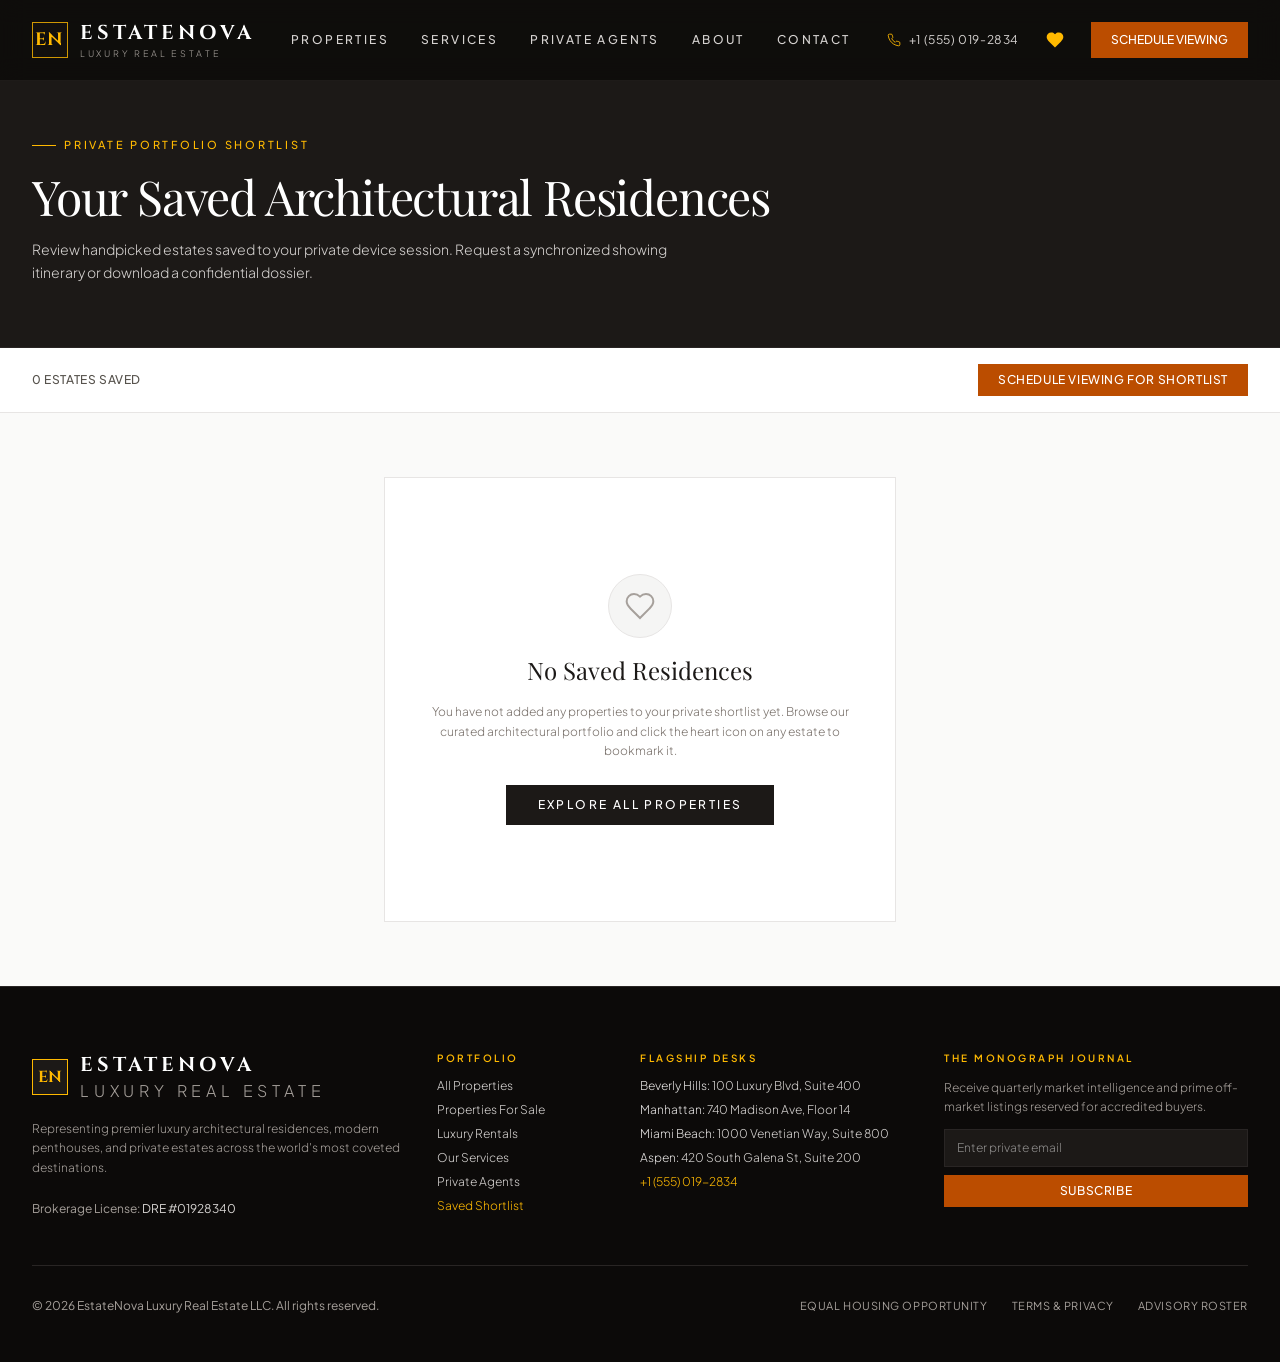
<file: favorites.html>
<!DOCTYPE html>
<html lang="en">
<head>
  <meta charset="UTF-8" />
  <meta name="viewport" content="width=device-width, initial-scale=1.0" />
  <title>Saved Residences Shortlist | EstateNova Luxury Real Estate</title>
  <meta name="description" content="View and coordinate private showings for your saved portfolio of architectural estates and luxury residences." />

  <!-- Google Fonts -->
  <link rel="preconnect" href="https://fonts.googleapis.com" />
  <link rel="preconnect" href="https://fonts.gstatic.com" crossorigin />
  <link href="https://fonts.googleapis.com/css2?family=Cinzel:wght@400;500;600;700;800&family=Playfair+Display:ital,wght@0,400;0,500;0,600;0,700;1,400;1,500&family=Plus+Jakarta+Sans:ital,wght@0,300;0,400;0,500;0,600;0,700;1,400&display=swap" rel="stylesheet" />

  <!-- CSS Stylesheet -->
  <link rel="stylesheet" href="css/style.css" />
</head>
<body class="min-h-screen flex flex-col bg-stone-50 text-stone-900 font-sans selection:bg-amber-700 selection:text-white">

  <!-- NAVBAR -->
  <header id="main-navbar" class="fixed top-0 left-0 right-0 z-40 transition-all duration-300 bg-stone-950/80 backdrop-blur-md border-b border-stone-800/60">
    <div class="max-w-7xl mx-auto px-4 sm:px-6 lg:px-8">
      <div class="flex items-center justify-between h-20">
        <!-- Logo -->
        <a href="index.html" class="group flex items-center gap-3">
          <div class="w-9 h-9 border border-amber-400/80 flex items-center justify-center bg-stone-900/40 backdrop-blur-sm group-hover:border-amber-300 transition-colors">
            <span class="font-brand font-bold text-lg tracking-widest text-amber-400 group-hover:text-amber-300">
              EN
            </span>
          </div>
          <div class="flex flex-col">
            <span class="font-brand text-xl font-bold tracking-[0.2em] text-white uppercase group-hover:text-amber-300 transition-colors">
              EstateNova
            </span>
            <span class="text-[9px] uppercase tracking-[0.3em] text-stone-400 font-light -mt-0.5">
              Luxury Real Estate
            </span>
          </div>
        </a>

        <!-- Desktop Navigation -->
        <nav class="hidden lg:flex items-center gap-8">
          <a href="properties.html" class="text-xs uppercase tracking-[0.2em] font-medium transition-colors text-stone-300 hover:text-amber-400">
            Properties
          </a>
          <a href="services.html" class="text-xs uppercase tracking-[0.2em] font-medium transition-colors text-stone-300 hover:text-amber-400">
            Services
          </a>
          <a href="agents.html" class="text-xs uppercase tracking-[0.2em] font-medium transition-colors text-stone-300 hover:text-amber-400">
            Private Agents
          </a>
          <a href="about.html" class="text-xs uppercase tracking-[0.2em] font-medium transition-colors text-stone-300 hover:text-amber-400">
            About
          </a>
          <a href="contact.html" class="text-xs uppercase tracking-[0.2em] font-medium transition-colors text-stone-300 hover:text-amber-400">
            Contact
          </a>
        </nav>

        <!-- Right Actions -->
        <div class="flex items-center gap-4">
          <a href="tel:+15550192834" class="hidden xl:flex items-center gap-2 text-xs text-stone-300 hover:text-amber-400 transition-colors tracking-wider">
            <svg class="w-3.5 h-3.5 text-amber-400" viewBox="0 0 24 24" fill="none" stroke="currentColor" stroke-width="1.5"><path d="M22 16.92v3a2 2 0 0 1-2.18 2 19.79 19.79 0 0 1-8.63-3.07 19.5 19.5 0 0 1-6-6 19.79 19.79 0 0 1-3.07-8.67A2 2 0 0 1 4.11 2h3a2 2 0 0 1 2 1.72 12.84 12.84 0 0 0 .7 2.81 2 2 0 0 1-.45 2.11L8.09 9.91a16 16 0 0 0 6 6l1.27-1.27a2 2 0 0 1 2.11-.45 12.84 12.84 0 0 0 2.81.7A2 2 0 0 1 22 16.92z"/></svg>
            <span>+1 (555) 019-2834</span>
          </a>

          <!-- Saved Shortlist Button -->
          <button type="button" class="open-favorites-drawer-btn relative p-2.5 text-amber-400 transition-colors cursor-pointer" title="View Saved Shortlist">
            <svg class="w-5 h-5" viewBox="0 0 24 24" fill="currentColor"><path d="M19 14c1.49-1.46 3-3.21 3-5.5A5.5 5.5 0 0 0 16.5 3c-1.76 0-3 .5-4.5 2-1.5-1.5-2.74-2-4.5-2A5.5 5.5 0 0 0 2 8.5c0 2.3 1.5 4.05 3 5.5l7 7Z"/></svg>
            <span class="favorites-badge-count hidden absolute -top-0.5 -right-0.5 w-4 h-4 bg-amber-600 text-white rounded-full text-[10px] font-bold flex items-center justify-center">0</span>
          </button>

          <button type="button" class="open-schedule-modal-btn hidden sm:inline-flex items-center gap-2 px-5 py-2.5 bg-amber-700 hover:bg-amber-600 text-white text-xs uppercase tracking-[0.15em] font-medium transition-colors cursor-pointer">
            <span>Schedule Viewing</span>
          </button>

          <button type="button" id="mobile-menu-open-btn" class="lg:hidden p-2 text-stone-300 hover:text-white cursor-pointer">
            <svg class="w-6 h-6" viewBox="0 0 24 24" fill="none" stroke="currentColor" stroke-width="2"><line x1="4" x2="20" y1="12" y2="12"/><line x1="4" x2="20" y1="6" y2="6"/><line x1="4" x2="20" y1="18" y2="18"/></svg>
          </button>
        </div>
      </div>
    </div>
  </header>

  <!-- MAIN CONTENT -->
  <main class="flex-1">
    <!-- PAGE HEADER -->
    <div class="bg-stone-900 text-white pt-32 pb-16 border-b border-stone-800">
      <div class="max-w-7xl mx-auto px-4 sm:px-6 lg:px-8">
        <div class="max-w-3xl space-y-3">
          <div class="inline-flex items-center gap-2 text-amber-400 text-[11px] uppercase tracking-[0.25em] font-medium">
            <span class="w-6 h-px bg-amber-400"></span>
            <span>Private Portfolio Shortlist</span>
          </div>
          <h1 class="font-serif text-3xl sm:text-4xl md:text-5xl font-normal tracking-tight text-white leading-tight">
            Your Saved Architectural Residences
          </h1>
          <p class="text-xs sm:text-sm text-stone-300 font-light leading-relaxed max-w-2xl">
            Review handpicked estates saved to your private device session. Request a synchronized showing itinerary or download a confidential dossier.
          </p>
        </div>
      </div>
    </div>

    <!-- ACTION BAR -->
    <section class="py-4 bg-white border-b border-stone-200">
      <div class="max-w-7xl mx-auto px-4 sm:px-6 lg:px-8 flex flex-wrap items-center justify-between gap-4">
        <span id="favorites-page-count" class="text-xs uppercase tracking-wider text-stone-600 font-medium">
          0 Estates Saved
        </span>

        <div class="flex items-center gap-3">
          <button type="button" id="clear-all-favorites-page-btn" class="px-4 py-2 border border-stone-300 hover:border-red-600 hover:text-red-700 text-stone-600 text-xs uppercase tracking-wider transition-colors cursor-pointer">
            Clear Shortlist
          </button>
          <button type="button" id="request-showing-shortlist-btn" class="open-schedule-modal-btn px-5 py-2 bg-amber-700 hover:bg-amber-600 text-white text-xs uppercase tracking-wider font-medium transition-colors cursor-pointer">
            Schedule Viewing For Shortlist
          </button>
        </div>
      </div>
    </section>

    <!-- SHORTLIST GRID CONTAINER -->
    <div class="py-16 bg-stone-50">
      <div class="max-w-7xl mx-auto px-4 sm:px-6 lg:px-8">
        <!-- Rendered by JS -->
        <div id="favorites-page-grid" class="grid grid-cols-1 md:grid-cols-2 lg:grid-cols-3 gap-8"></div>

        <!-- Empty State -->
        <div id="favorites-page-empty" class="hidden text-center py-24 bg-white border border-stone-200 p-8 max-w-lg mx-auto space-y-4">
          <div class="w-16 h-16 rounded-full bg-stone-100 border border-stone-200 flex items-center justify-center text-stone-400 mx-auto">
            <svg class="w-8 h-8" viewBox="0 0 24 24" fill="none" stroke="currentColor" stroke-width="1.5"><path d="M19 14c1.49-1.46 3-3.21 3-5.5A5.5 5.5 0 0 0 16.5 3c-1.76 0-3 .5-4.5 2-1.5-1.5-2.74-2-4.5-2A5.5 5.5 0 0 0 2 8.5c0 2.3 1.5 4.05 3 5.5l7 7Z"/></svg>
          </div>
          <h3 class="font-serif text-2xl text-stone-900 font-normal">No Saved Residences</h3>
          <p class="text-xs text-stone-500 font-light leading-relaxed">
            You have not added any properties to your private shortlist yet. Browse our curated architectural portfolio and click the heart icon on any estate to bookmark it.
          </p>
          <div class="pt-2">
            <a href="properties.html" class="inline-block px-8 py-3 bg-stone-900 hover:bg-amber-700 text-white text-xs uppercase tracking-[0.2em] font-medium transition-colors">
              Explore All Properties
            </a>
          </div>
        </div>
      </div>
    </div>
  </main>

  <!-- FOOTER -->
  <footer class="bg-stone-950 text-stone-300 pt-16 pb-12 border-t border-stone-800">
    <div class="max-w-7xl mx-auto px-4 sm:px-6 lg:px-8">
      <div class="grid grid-cols-1 md:grid-cols-2 lg:grid-cols-12 gap-10 pb-12 border-b border-stone-800">
        <div class="lg:col-span-4 space-y-4">
          <a href="index.html" class="inline-flex items-center gap-3">
            <div class="w-9 h-9 border border-amber-400 flex items-center justify-center bg-stone-900">
              <span class="font-brand font-bold text-amber-400 text-base">EN</span>
            </div>
            <div>
              <span class="font-brand text-xl font-bold tracking-[0.2em] text-white uppercase block">EstateNova</span>
              <span class="text-[8px] uppercase tracking-[0.3em] text-stone-400 font-light block">Luxury Real Estate</span>
            </div>
          </a>
          <p class="text-xs text-stone-400 font-light leading-relaxed">
            Representing premier luxury architectural residences, modern penthouses, and private estates across the world's most coveted destinations.
          </p>
          <div class="pt-2 text-xs text-stone-400">
            <p>Brokerage License: <strong class="text-stone-300 font-normal">DRE #01928340</strong></p>
          </div>
        </div>

        <div class="lg:col-span-2 space-y-3">
          <span class="text-[10px] uppercase tracking-[0.25em] text-amber-400 font-semibold block">Portfolio</span>
          <ul class="space-y-2 text-xs font-light">
            <li><a href="properties.html" class="hover:text-white transition-colors">All Properties</a></li>
            <li><a href="properties.html?status=for-sale" class="hover:text-white transition-colors">Properties For Sale</a></li>
            <li><a href="properties.html?status=for-rent" class="hover:text-white transition-colors">Luxury Rentals</a></li>
            <li><a href="services.html" class="hover:text-white transition-colors">Our Services</a></li>
            <li><a href="agents.html" class="hover:text-white transition-colors">Private Agents</a></li>
            <li><a href="favorites.html" class="text-amber-400 hover:text-white transition-colors">Saved Shortlist</a></li>
          </ul>
        </div>

        <div class="lg:col-span-3 space-y-3">
          <span class="text-[10px] uppercase tracking-[0.25em] text-amber-400 font-semibold block">Flagship Desks</span>
          <ul class="space-y-2 text-xs font-light">
            <li><span class="text-stone-200">Beverly Hills:</span> 100 Luxury Blvd, Suite 400</li>
            <li><span class="text-stone-200">Manhattan:</span> 740 Madison Ave, Floor 14</li>
            <li><span class="text-stone-200">Miami Beach:</span> 1000 Venetian Way, Suite 800</li>
            <li><span class="text-stone-200">Aspen:</span> 420 South Galena St, Suite 200</li>
            <li class="pt-1"><a href="tel:+15550192834" class="text-amber-400 hover:text-amber-300">+1 (555) 019-2834</a></li>
          </ul>
        </div>

        <div class="lg:col-span-3 space-y-3">
          <span class="text-[10px] uppercase tracking-[0.25em] text-amber-400 font-semibold block">The Monograph Journal</span>
          <p class="text-xs text-stone-400 font-light leading-relaxed">
            Receive quarterly market intelligence and prime off-market listings reserved for accredited buyers.
          </p>
          <form onsubmit="event.preventDefault(); showToast('Subscribed to The Monograph Journal.', 'check'); this.reset();" class="space-y-2">
            <input type="email" placeholder="Enter private email" required class="w-full bg-stone-900 border border-stone-800 text-white text-xs px-3 py-2.5 focus:outline-none focus:border-amber-500 font-light" />
            <button type="submit" class="w-full bg-amber-700 hover:bg-amber-600 text-white text-xs uppercase tracking-wider py-2 transition-colors font-medium">Subscribe</button>
          </form>
        </div>
      </div>

      <div class="pt-8 flex flex-col md:flex-row items-center justify-between text-xs text-stone-400 gap-4">
        <p>&copy; 2026 EstateNova Luxury Real Estate LLC. All rights reserved.</p>
        <div class="flex items-center gap-6 text-[11px] uppercase tracking-wider">
          <a href="about.html" class="hover:text-stone-200 transition-colors">Equal Housing Opportunity</a>
          <a href="contact.html" class="hover:text-stone-200 transition-colors">Terms & Privacy</a>
          <a href="agents.html" class="hover:text-stone-200 transition-colors">Advisory Roster</a>
        </div>
      </div>
    </div>
  </footer>

  <!-- FAVORITES DRAWER OVERLAY -->
  <div id="favorites-drawer" class="hidden fixed inset-0 z-50 overflow-hidden">
    <div class="drawer-backdrop absolute inset-0 bg-stone-950/70 backdrop-blur-sm"></div>
    <div class="absolute inset-y-0 right-0 max-w-full flex pl-10">
      <div class="drawer-panel w-screen max-w-md bg-stone-50 border-l border-stone-200 shadow-2xl flex flex-col translate-x-full transition-transform duration-300">
        <div class="p-6 bg-stone-900 text-white flex items-center justify-between border-b border-stone-800">
          <div class="flex items-center gap-2">
            <svg class="w-4 h-4 text-amber-400" viewBox="0 0 24 24" fill="currentColor"><path d="M19 14c1.49-1.46 3-3.21 3-5.5A5.5 5.5 0 0 0 16.5 3c-1.76 0-3 .5-4.5 2-1.5-1.5-2.74-2-4.5-2A5.5 5.5 0 0 0 2 8.5c0 2.3 1.5 4.05 3 5.5l7 7Z"/></svg>
            <h3 class="font-serif text-lg text-white font-medium">Saved Residences <span class="favorites-text-count">(0)</span></h3>
          </div>
          <button type="button" id="close-favorites-drawer-btn" class="p-1 text-stone-400 hover:text-white transition-colors cursor-pointer">
            <svg class="w-5 h-5" viewBox="0 0 24 24" fill="none" stroke="currentColor" stroke-width="1.5"><path d="M18 6 6 18"/><path d="m6 6 12 12"/></svg>
          </button>
        </div>

        <div id="drawer-favorites-list" class="flex-1 overflow-y-auto p-6 space-y-4"></div>

        <div id="drawer-favorites-empty" class="flex-1 flex flex-col items-center justify-center p-6 text-center text-stone-500">
          <div class="w-12 h-12 rounded-full border border-stone-300 flex items-center justify-center text-stone-400 mb-3">
            <svg class="w-6 h-6" viewBox="0 0 24 24" fill="none" stroke="currentColor" stroke-width="1.5"><path d="M19 14c1.49-1.46 3-3.21 3-5.5A5.5 5.5 0 0 0 16.5 3c-1.76 0-3 .5-4.5 2-1.5-1.5-2.74-2-4.5-2A5.5 5.5 0 0 0 2 8.5c0 2.3 1.5 4.05 3 5.5l7 7Z"/></svg>
          </div>
          <p class="font-serif text-stone-900 text-base mb-1">No Saved Residences</p>
          <p class="text-xs font-light max-w-xs">Click the heart icon on any property card to save it to your private portfolio shortlist.</p>
        </div>

        <div id="drawer-favorites-footer" class="p-6 bg-white border-t border-stone-200 space-y-3">
          <a href="favorites.html" class="block w-full py-2.5 bg-amber-700 hover:bg-amber-600 text-white text-xs uppercase tracking-wider font-medium text-center transition-colors">
            View All Shortlisted Residences
          </a>
          <button type="button" id="clear-drawer-favorites-btn" class="w-full text-center text-xs text-stone-500 hover:text-stone-900 uppercase tracking-wider transition-colors cursor-pointer">
            Clear Shortlist
          </button>
        </div>
      </div>
    </div>
  </div>

  <!-- SCHEDULE VIEWING MODAL -->
  <div id="schedule-viewing-modal" class="hidden fixed inset-0 z-50 flex items-center justify-center p-4">
    <div class="modal-backdrop absolute inset-0 bg-stone-950/80 backdrop-blur-sm"></div>
    <div class="relative bg-white border border-stone-200 shadow-2xl max-w-lg w-full p-6 sm:p-8 z-10 max-h-[90vh] overflow-y-auto">
      <div class="flex items-start justify-between mb-6 pb-4 border-b border-stone-100">
        <div>
          <span class="text-[10px] uppercase tracking-[0.25em] text-amber-800 font-semibold block">Confidential Itinerary</span>
          <h3 class="font-serif text-2xl text-stone-900 font-normal mt-0.5">Schedule Private Showing</h3>
        </div>
        <button type="button" id="close-schedule-modal-btn" class="text-stone-400 hover:text-stone-900 cursor-pointer">
          <svg class="w-5 h-5" viewBox="0 0 24 24" fill="none" stroke="currentColor" stroke-width="1.5"><path d="M18 6 6 18"/><path d="m6 6 12 12"/></svg>
        </button>
      </div>

      <form id="schedule-viewing-form" class="space-y-4">
        <div>
          <label class="block text-xs uppercase tracking-wider text-stone-600 font-medium mb-1.5">Selected Estate</label>
          <select name="property_select" class="w-full bg-stone-50 border border-stone-200 text-stone-900 px-3 py-2 text-xs font-light focus:outline-none focus:border-amber-700"></select>
        </div>
        <div class="grid grid-cols-1 sm:grid-cols-2 gap-4">
          <div>
            <label class="block text-xs uppercase tracking-wider text-stone-600 font-medium mb-1.5">Viewing Date *</label>
            <input type="date" name="viewing_date" required class="w-full bg-stone-50 border border-stone-200 text-stone-900 px-3 py-2 text-xs font-light focus:outline-none focus:border-amber-700" />
          </div>
          <div>
            <label class="block text-xs uppercase tracking-wider text-stone-600 font-medium mb-1.5">Preferred Time Window</label>
            <select name="viewing_time" class="w-full bg-stone-50 border border-stone-200 text-stone-900 px-3 py-2 text-xs font-light focus:outline-none focus:border-amber-700">
              <option value="morning">Morning (10:00 AM – 12:00 PM)</option>
              <option value="afternoon">Afternoon (1:00 PM – 4:00 PM)</option>
              <option value="sunset">Twilight / Golden Hour (5:00 PM – 7:00 PM)</option>
            </select>
          </div>
        </div>
        <div>
          <label class="block text-xs uppercase tracking-wider text-stone-600 font-medium mb-1.5">Legal Full Name *</label>
          <input type="text" name="client_name" required placeholder="Legal full name or entity" class="w-full bg-stone-50 border border-stone-200 text-stone-900 px-3 py-2 text-xs font-light focus:outline-none focus:border-amber-700" />
        </div>
        <div class="grid grid-cols-1 sm:grid-cols-2 gap-4">
          <div>
            <label class="block text-xs uppercase tracking-wider text-stone-600 font-medium mb-1.5">Direct Email *</label>
            <input type="email" name="client_email" required placeholder="name@domain.com" class="w-full bg-stone-50 border border-stone-200 text-stone-900 px-3 py-2 text-xs font-light focus:outline-none focus:border-amber-700" />
          </div>
          <div>
            <label class="block text-xs uppercase tracking-wider text-stone-600 font-medium mb-1.5">Direct Phone *</label>
            <input type="tel" name="client_phone" required placeholder="+1 (555) 000-0000" class="w-full bg-stone-50 border border-stone-200 text-stone-900 px-3 py-2 text-xs font-light focus:outline-none focus:border-amber-700" />
          </div>
        </div>
        <button type="submit" class="w-full py-3 bg-stone-900 hover:bg-amber-700 text-white text-xs uppercase tracking-[0.2em] font-medium transition-colors">
          Submit Showing Request
        </button>
      </form>

      <div id="schedule-modal-success" class="hidden text-center py-6 space-y-4">
        <div class="w-12 h-12 bg-amber-50 text-amber-800 rounded-full flex items-center justify-center mx-auto">
          <svg class="w-6 h-6" viewBox="0 0 24 24" fill="none" stroke="currentColor" stroke-width="2"><path d="M20 6 9 17l-5-5"/></svg>
        </div>
        <h4 class="font-serif text-xl text-stone-900">Showing Request Registered</h4>
        <p class="text-xs text-stone-600 font-light max-w-sm mx-auto leading-relaxed">
          Your private inquiry has been assigned directly to our Senior Managing Partner. We will confirm the security clearance within 4 hours.
        </p>
        <button type="button" id="schedule-modal-reset-btn" class="px-6 py-2 bg-stone-900 text-white text-xs uppercase tracking-wider">
          Close Window
        </button>
      </div>
    </div>
  </div>

  <!-- MOBILE MENU OVERLAY -->
  <div id="mobile-menu-overlay" class="hidden fixed inset-0 z-50 lg:hidden">
    <div class="absolute inset-0 bg-stone-950/80 backdrop-blur-md"></div>
    <div class="relative w-full max-w-sm bg-stone-950 h-full p-6 text-white flex flex-col justify-between overflow-y-auto border-r border-stone-800">
      <div>
        <div class="flex items-center justify-between pb-6 border-b border-stone-800">
          <div class="flex items-center gap-2.5">
            <div class="w-8 h-8 border border-amber-400 flex items-center justify-center bg-stone-900">
              <span class="font-brand font-bold text-amber-400 text-sm">EN</span>
            </div>
            <span class="font-brand font-bold tracking-[0.2em] text-sm uppercase text-white">EstateNova</span>
          </div>
          <button type="button" id="mobile-menu-close-btn" class="p-2 text-stone-400 hover:text-white cursor-pointer">
            <svg class="w-5 h-5" viewBox="0 0 24 24" fill="none" stroke="currentColor" stroke-width="2"><path d="M18 6 6 18"/><path d="m6 6 12 12"/></svg>
          </button>
        </div>

        <nav class="py-6 space-y-4 text-sm font-medium uppercase tracking-[0.15em]">
          <a href="index.html" class="block text-stone-300 hover:text-white py-1">Home</a>
          <a href="properties.html" class="block text-stone-300 hover:text-white py-1">Properties</a>
          <a href="services.html" class="block text-stone-300 hover:text-white py-1">Services</a>
          <a href="agents.html" class="block text-stone-300 hover:text-white py-1">Private Agents</a>
          <a href="about.html" class="block text-stone-300 hover:text-white py-1">About Us</a>
          <a href="contact.html" class="block text-stone-300 hover:text-white py-1">Contact & Salons</a>
          <a href="favorites.html" class="block text-amber-400 py-1">Saved Shortlist <span class="favorites-text-count text-amber-400">(0)</span></a>
        </nav>
      </div>

      <div class="pt-6 border-t border-stone-800 space-y-4">
        <a href="tel:+15550192834" class="text-xs text-stone-300 block tracking-wider">Direct: +1 (555) 019-2834</a>
        <button type="button" class="open-schedule-modal-btn w-full py-3 bg-amber-700 hover:bg-amber-600 text-white text-xs uppercase tracking-[0.2em] font-medium transition-colors">
          Schedule Viewing
        </button>
      </div>
    </div>
  </div>

  <!-- SCRIPTS -->
  <script src="js/config.js"></script>
  <script src="js/data.js"></script>
  <script src="js/script.js"></script>
</body>
</html>
</file>
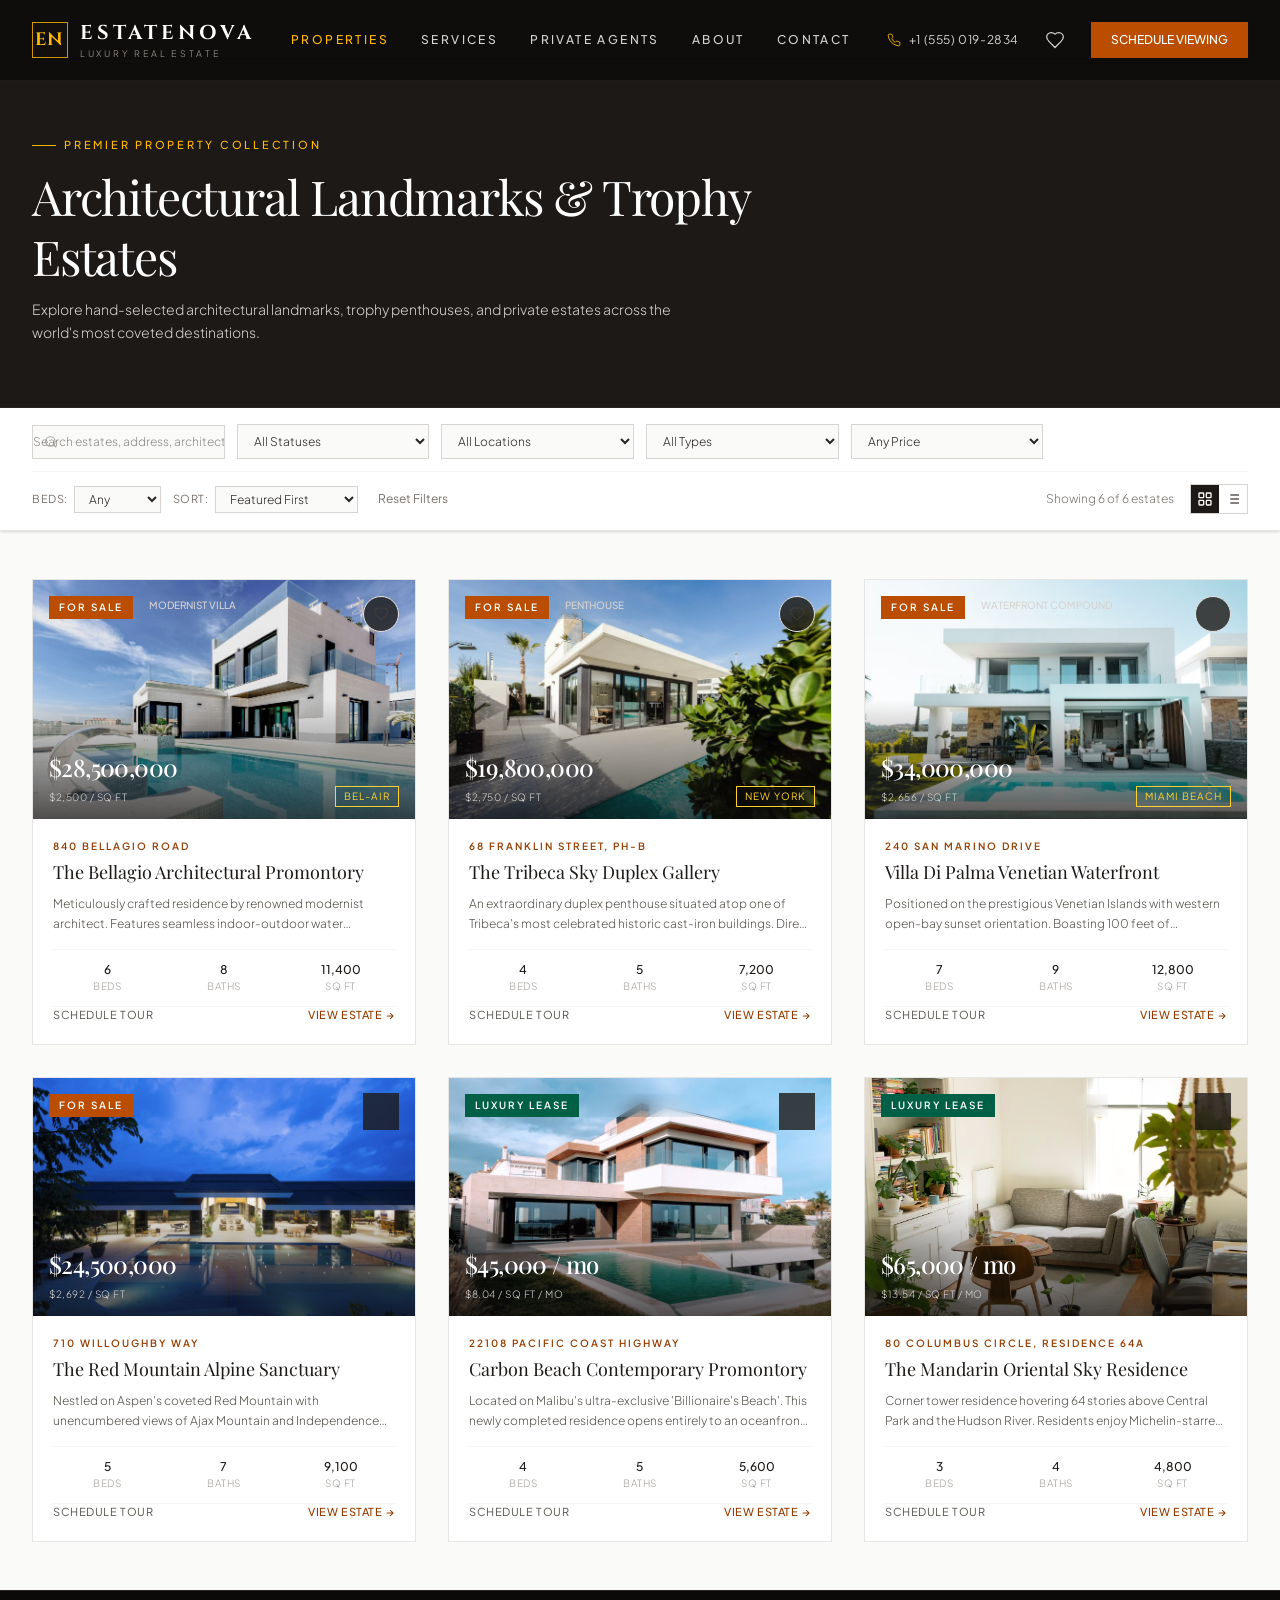
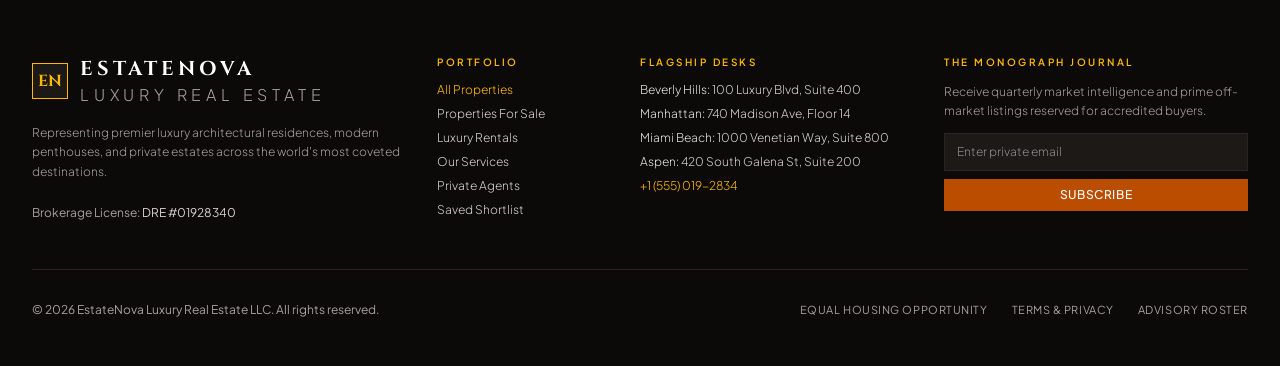
<file: properties.html>
<!DOCTYPE html>
<html lang="en">
<head>
  <meta charset="UTF-8" />
  <meta name="viewport" content="width=device-width, initial-scale=1.0" />
  <title>Premier Property Collection | EstateNova Luxury Real Estate</title>
  <meta name="description" content="Explore hand-selected architectural landmarks, trophy penthouses, and private estates across the world's most coveted destinations." />

  <!-- Google Fonts -->
  <link rel="preconnect" href="https://fonts.googleapis.com" />
  <link rel="preconnect" href="https://fonts.gstatic.com" crossorigin />
  <link href="https://fonts.googleapis.com/css2?family=Cinzel:wght@400;500;600;700;800&family=Playfair+Display:ital,wght@0,400;0,500;0,600;0,700;1,400;1,500&family=Plus+Jakarta+Sans:ital,wght@0,300;0,400;0,500;0,600;0,700;1,400&display=swap" rel="stylesheet" />

  <!-- CSS Stylesheet -->
  <link rel="stylesheet" href="css/style.css" />
</head>
<body class="min-h-screen flex flex-col bg-stone-50 text-stone-900 font-sans selection:bg-amber-700 selection:text-white">

  <!-- NAVBAR -->
  <header id="main-navbar" class="fixed top-0 left-0 right-0 z-40 transition-all duration-300 bg-stone-950/80 backdrop-blur-md border-b border-stone-800/60">
    <div class="max-w-7xl mx-auto px-4 sm:px-6 lg:px-8">
      <div class="flex items-center justify-between h-20">
        <!-- Logo -->
        <a href="index.html" class="group flex items-center gap-3">
          <div class="w-9 h-9 border border-amber-400/80 flex items-center justify-center bg-stone-900/40 backdrop-blur-sm group-hover:border-amber-300 transition-colors">
            <span class="font-brand font-bold text-lg tracking-widest text-amber-400 group-hover:text-amber-300">
              EN
            </span>
          </div>
          <div class="flex flex-col">
            <span class="font-brand text-xl font-bold tracking-[0.2em] text-white uppercase group-hover:text-amber-300 transition-colors">
              EstateNova
            </span>
            <span class="text-[9px] uppercase tracking-[0.3em] text-stone-400 font-light -mt-0.5">
              Luxury Real Estate
            </span>
          </div>
        </a>

        <!-- Desktop Navigation -->
        <nav class="hidden lg:flex items-center gap-8">
          <a href="properties.html" class="text-xs uppercase tracking-[0.2em] font-medium transition-colors text-amber-400">
            Properties
          </a>
          <a href="services.html" class="text-xs uppercase tracking-[0.2em] font-medium transition-colors text-stone-300 hover:text-amber-400">
            Services
          </a>
          <a href="agents.html" class="text-xs uppercase tracking-[0.2em] font-medium transition-colors text-stone-300 hover:text-amber-400">
            Private Agents
          </a>
          <a href="about.html" class="text-xs uppercase tracking-[0.2em] font-medium transition-colors text-stone-300 hover:text-amber-400">
            About
          </a>
          <a href="contact.html" class="text-xs uppercase tracking-[0.2em] font-medium transition-colors text-stone-300 hover:text-amber-400">
            Contact
          </a>
        </nav>

        <!-- Right Actions -->
        <div class="flex items-center gap-4">
          <a href="tel:+15550192834" class="hidden xl:flex items-center gap-2 text-xs text-stone-300 hover:text-amber-400 transition-colors tracking-wider">
            <svg class="w-3.5 h-3.5 text-amber-400" viewBox="0 0 24 24" fill="none" stroke="currentColor" stroke-width="1.5"><path d="M22 16.92v3a2 2 0 0 1-2.18 2 19.79 19.79 0 0 1-8.63-3.07 19.5 19.5 0 0 1-6-6 19.79 19.79 0 0 1-3.07-8.67A2 2 0 0 1 4.11 2h3a2 2 0 0 1 2 1.72 12.84 12.84 0 0 0 .7 2.81 2 2 0 0 1-.45 2.11L8.09 9.91a16 16 0 0 0 6 6l1.27-1.27a2 2 0 0 1 2.11-.45 12.84 12.84 0 0 0 2.81.7A2 2 0 0 1 22 16.92z"/></svg>
            <span>+1 (555) 019-2834</span>
          </a>

          <!-- Saved Shortlist Button -->
          <button type="button" class="open-favorites-drawer-btn relative p-2.5 text-stone-300 hover:text-amber-400 transition-colors cursor-pointer" title="View Saved Shortlist">
            <svg class="w-5 h-5" viewBox="0 0 24 24" fill="none" stroke="currentColor" stroke-width="1.5"><path d="M19 14c1.49-1.46 3-3.21 3-5.5A5.5 5.5 0 0 0 16.5 3c-1.76 0-3 .5-4.5 2-1.5-1.5-2.74-2-4.5-2A5.5 5.5 0 0 0 2 8.5c0 2.3 1.5 4.05 3 5.5l7 7Z"/></svg>
            <span class="favorites-badge-count hidden absolute -top-0.5 -right-0.5 w-4 h-4 bg-amber-600 text-white rounded-full text-[10px] font-bold flex items-center justify-center">0</span>
          </button>

          <button type="button" class="open-schedule-modal-btn hidden sm:inline-flex items-center gap-2 px-5 py-2.5 bg-amber-700 hover:bg-amber-600 text-white text-xs uppercase tracking-[0.15em] font-medium transition-colors cursor-pointer">
            <span>Schedule Viewing</span>
          </button>

          <button type="button" id="mobile-menu-open-btn" class="lg:hidden p-2 text-stone-300 hover:text-white cursor-pointer">
            <svg class="w-6 h-6" viewBox="0 0 24 24" fill="none" stroke="currentColor" stroke-width="2"><line x1="4" x2="20" y1="12" y2="12"/><line x1="4" x2="20" y1="6" y2="6"/><line x1="4" x2="20" y1="18" y2="18"/></svg>
          </button>
        </div>
      </div>
    </div>
  </header>

  <!-- MAIN CONTENT -->
  <main class="flex-1">
    <!-- PAGE HEADER BANNER -->
    <div class="bg-stone-900 text-white pt-32 pb-16 border-b border-stone-800">
      <div class="max-w-7xl mx-auto px-4 sm:px-6 lg:px-8">
        <div class="max-w-3xl space-y-3">
          <div class="inline-flex items-center gap-2 text-amber-400 text-[11px] uppercase tracking-[0.25em] font-medium">
            <span class="w-6 h-px bg-amber-400"></span>
            <span>Premier Property Collection</span>
          </div>
          <h1 class="font-serif text-3xl sm:text-4xl md:text-5xl font-normal tracking-tight text-white leading-tight">
            Architectural Landmarks & Trophy Estates
          </h1>
          <p class="text-xs sm:text-sm text-stone-300 font-light leading-relaxed max-w-2xl">
            Explore hand-selected architectural landmarks, trophy penthouses, and private estates across the world's most coveted destinations.
          </p>
        </div>
      </div>
    </div>

    <!-- FILTER CONTROLS BAR -->
    <section class="sticky top-20 z-30 bg-white/95 backdrop-blur-md border-b border-stone-200 shadow-sm py-4">
      <div class="max-w-7xl mx-auto px-4 sm:px-6 lg:px-8">
        <!-- Row 1: Search & Core Filters -->
        <div class="grid grid-cols-1 sm:grid-cols-2 md:grid-cols-4 lg:grid-cols-6 gap-3 items-center">
          <!-- Keyword Search -->
          <div class="relative sm:col-span-2">
            <input
              type="text"
              id="filter-search"
              placeholder="Search estates, address, architect..."
              class="w-full bg-stone-50 border border-stone-300 text-stone-900 pl-9 pr-3 py-2 text-xs font-light focus:outline-none focus:border-amber-700"
            />
            <svg class="w-3.5 h-3.5 text-stone-400 absolute left-3 top-1/2 -translate-y-1/2" viewBox="0 0 24 24" fill="none" stroke="currentColor" stroke-width="2"><circle cx="11" cy="11" r="8"/><path d="m21 21-4.3-4.3"/></svg>
          </div>

          <!-- Status Select -->
          <div>
            <select id="filter-status" class="w-full bg-stone-50 border border-stone-300 text-stone-800 px-3 py-2 text-xs font-light focus:outline-none focus:border-amber-700">
              <option value="all">All Statuses</option>
              <option value="for-sale">For Sale</option>
              <option value="for-rent">Luxury Lease</option>
            </select>
          </div>

          <!-- Location Select -->
          <div>
            <select id="filter-location" class="w-full bg-stone-50 border border-stone-300 text-stone-800 px-3 py-2 text-xs font-light focus:outline-none focus:border-amber-700">
              <option value="all">All Locations</option>
              <option value="Montecito">Montecito</option>
              <option value="Beverly Hills">Beverly Hills</option>
              <option value="Bel-Air">Bel-Air</option>
              <option value="Manhattan">Manhattan</option>
              <option value="Miami Beach">Miami Beach</option>
              <option value="Aspen">Aspen</option>
              <option value="Malibu">Malibu</option>
            </select>
          </div>

          <!-- Property Type Select -->
          <div>
            <select id="filter-type" class="w-full bg-stone-50 border border-stone-300 text-stone-800 px-3 py-2 text-xs font-light focus:outline-none focus:border-amber-700">
              <option value="all">All Types</option>
              <option value="Modern Mansion">Modern Mansion</option>
              <option value="Modernist Villa">Modernist Villa</option>
              <option value="Trophy Penthouse">Trophy Penthouse</option>
              <option value="Oceanfront Sanctuary">Oceanfront Sanctuary</option>
              <option value="Alpine Chalet">Alpine Chalet</option>
              <option value="Historic Loft">Historic Loft</option>
            </select>
          </div>

          <!-- Price Range Select -->
          <div>
            <select id="filter-price" class="w-full bg-stone-50 border border-stone-300 text-stone-800 px-3 py-2 text-xs font-light focus:outline-none focus:border-amber-700">
              <option value="all">Any Price</option>
              <option value="under-15m">Under $15M</option>
              <option value="15m-25m">$15M – $25M</option>
              <option value="25m-40m">$25M – $40M</option>
              <option value="above-40m">Above $40M</option>
            </select>
          </div>
        </div>

        <!-- Row 2: Secondary Filters, Sorting & View Toggle -->
        <div class="mt-3 pt-3 border-t border-stone-100 flex flex-wrap items-center justify-between gap-4 text-xs">
          <div class="flex items-center gap-3">
            <!-- Bedrooms filter -->
            <div class="flex items-center gap-1.5">
              <span class="text-[11px] uppercase tracking-wider text-stone-500">Beds:</span>
              <select id="filter-beds" class="bg-stone-50 border border-stone-300 text-stone-800 px-2.5 py-1 text-xs font-light focus:outline-none">
                <option value="all">Any</option>
                <option value="4">4+ Beds</option>
                <option value="5">5+ Beds</option>
                <option value="6">6+ Beds</option>
              </select>
            </div>

            <!-- Sort By -->
            <div class="flex items-center gap-1.5">
              <span class="text-[11px] uppercase tracking-wider text-stone-500">Sort:</span>
              <select id="filter-sort" class="bg-stone-50 border border-stone-300 text-stone-800 px-2.5 py-1 text-xs font-light focus:outline-none">
                <option value="featured">Featured First</option>
                <option value="price-desc">Price: High to Low</option>
                <option value="price-asc">Price: Low to High</option>
                <option value="area-desc">Largest Interior</option>
                <option value="newest">Newest Year Built</option>
              </select>
            </div>

            <button type="button" id="reset-filters-btn" class="text-stone-500 hover:text-amber-800 underline cursor-pointer ml-2">
              Reset Filters
            </button>
          </div>

          <div class="flex items-center gap-4">
            <!-- Count -->
            <span id="properties-count-display" class="text-stone-500 font-light">Showing 12 of 12 estates</span>

            <!-- View Toggle -->
            <div class="inline-flex border border-stone-300">
              <button type="button" id="view-mode-grid-btn" class="p-1.5 bg-stone-900 text-white cursor-pointer" title="Grid View">
                <svg class="w-4 h-4" viewBox="0 0 24 24" fill="none" stroke="currentColor" stroke-width="2"><rect width="7" height="7" x="3" y="3" rx="1"/><rect width="7" height="7" x="14" y="3" rx="1"/><rect width="7" height="7" x="14" y="14" rx="1"/><rect width="7" height="7" x="3" y="14" rx="1"/></svg>
              </button>
              <button type="button" id="view-mode-list-btn" class="p-1.5 bg-white text-stone-700 hover:bg-stone-100 cursor-pointer" title="List View">
                <svg class="w-4 h-4" viewBox="0 0 24 24" fill="none" stroke="currentColor" stroke-width="2"><line x1="8" x2="21" y1="6" y2="6"/><line x1="8" x2="21" y1="12" y2="12"/><line x1="8" x2="21" y1="18" y2="18"/><line x1="3" x2="3.01" y1="6" y2="6"/><line x1="3" x2="3.01" y1="12" y2="12"/><line x1="3" x2="3.01" y1="18" y2="18"/></svg>
              </button>
            </div>
          </div>
        </div>
      </div>
    </section>

    <!-- PROPERTIES CATALOG CONTAINER -->
    <div class="py-12 bg-stone-50">
      <div class="max-w-7xl mx-auto px-4 sm:px-6 lg:px-8">
        <!-- Rendered by JS -->
        <div id="properties-catalog-grid" class="grid grid-cols-1 md:grid-cols-2 lg:grid-cols-3 gap-8"></div>

        <!-- Empty State -->
        <div id="properties-empty-state" class="hidden text-center py-20 bg-white border border-stone-200 p-8 max-w-lg mx-auto space-y-4">
          <div class="w-16 h-16 rounded-full bg-stone-100 border border-stone-200 flex items-center justify-center text-stone-400 mx-auto">
            <svg class="w-8 h-8" viewBox="0 0 24 24" fill="none" stroke="currentColor" stroke-width="1.5"><circle cx="11" cy="11" r="8"/><path d="m21 21-4.3-4.3"/></svg>
          </div>
          <h3 class="font-serif text-2xl text-stone-900 font-normal">No Matching Estates</h3>
          <p class="text-xs text-stone-500 font-light leading-relaxed">
            We could not find any active residences matching your exact filter specifications. Try broadening your criteria or reset all filters.
          </p>
          <button type="button" id="empty-reset-filters-btn" class="px-6 py-2.5 bg-stone-900 hover:bg-amber-700 text-white text-xs uppercase tracking-wider transition-colors cursor-pointer">
            Reset All Filters
          </button>
        </div>
      </div>
    </div>
  </main>

  <!-- FOOTER -->
  <footer class="bg-stone-950 text-stone-300 pt-16 pb-12 border-t border-stone-800">
    <div class="max-w-7xl mx-auto px-4 sm:px-6 lg:px-8">
      <div class="grid grid-cols-1 md:grid-cols-2 lg:grid-cols-12 gap-10 pb-12 border-b border-stone-800">
        <div class="lg:col-span-4 space-y-4">
          <a href="index.html" class="inline-flex items-center gap-3">
            <div class="w-9 h-9 border border-amber-400 flex items-center justify-center bg-stone-900">
              <span class="font-brand font-bold text-amber-400 text-base">EN</span>
            </div>
            <div>
              <span class="font-brand text-xl font-bold tracking-[0.2em] text-white uppercase block">EstateNova</span>
              <span class="text-[8px] uppercase tracking-[0.3em] text-stone-400 font-light block">Luxury Real Estate</span>
            </div>
          </a>
          <p class="text-xs text-stone-400 font-light leading-relaxed">
            Representing premier luxury architectural residences, modern penthouses, and private estates across the world's most coveted destinations.
          </p>
          <div class="pt-2 text-xs text-stone-400">
            <p>Brokerage License: <strong class="text-stone-300 font-normal">DRE #01928340</strong></p>
          </div>
        </div>

        <div class="lg:col-span-2 space-y-3">
          <span class="text-[10px] uppercase tracking-[0.25em] text-amber-400 font-semibold block">Portfolio</span>
          <ul class="space-y-2 text-xs font-light">
            <li><a href="properties.html" class="text-amber-400 hover:text-white transition-colors">All Properties</a></li>
            <li><a href="properties.html?status=for-sale" class="hover:text-white transition-colors">Properties For Sale</a></li>
            <li><a href="properties.html?status=for-rent" class="hover:text-white transition-colors">Luxury Rentals</a></li>
            <li><a href="services.html" class="hover:text-white transition-colors">Our Services</a></li>
            <li><a href="agents.html" class="hover:text-white transition-colors">Private Agents</a></li>
            <li><a href="favorites.html" class="hover:text-white transition-colors">Saved Shortlist</a></li>
          </ul>
        </div>

        <div class="lg:col-span-3 space-y-3">
          <span class="text-[10px] uppercase tracking-[0.25em] text-amber-400 font-semibold block">Flagship Desks</span>
          <ul class="space-y-2 text-xs font-light">
            <li><span class="text-stone-200">Beverly Hills:</span> 100 Luxury Blvd, Suite 400</li>
            <li><span class="text-stone-200">Manhattan:</span> 740 Madison Ave, Floor 14</li>
            <li><span class="text-stone-200">Miami Beach:</span> 1000 Venetian Way, Suite 800</li>
            <li><span class="text-stone-200">Aspen:</span> 420 South Galena St, Suite 200</li>
            <li class="pt-1"><a href="tel:+15550192834" class="text-amber-400 hover:text-amber-300">+1 (555) 019-2834</a></li>
          </ul>
        </div>

        <div class="lg:col-span-3 space-y-3">
          <span class="text-[10px] uppercase tracking-[0.25em] text-amber-400 font-semibold block">The Monograph Journal</span>
          <p class="text-xs text-stone-400 font-light leading-relaxed">
            Receive quarterly market intelligence and prime off-market listings reserved for accredited buyers.
          </p>
          <form onsubmit="event.preventDefault(); showToast('Subscribed to The Monograph Journal.', 'check'); this.reset();" class="space-y-2">
            <input type="email" placeholder="Enter private email" required class="w-full bg-stone-900 border border-stone-800 text-white text-xs px-3 py-2.5 focus:outline-none focus:border-amber-500 font-light" />
            <button type="submit" class="w-full bg-amber-700 hover:bg-amber-600 text-white text-xs uppercase tracking-wider py-2 transition-colors font-medium">Subscribe</button>
          </form>
        </div>
      </div>

      <div class="pt-8 flex flex-col md:flex-row items-center justify-between text-xs text-stone-400 gap-4">
        <p>&copy; 2026 EstateNova Luxury Real Estate LLC. All rights reserved.</p>
        <div class="flex items-center gap-6 text-[11px] uppercase tracking-wider">
          <a href="about.html" class="hover:text-stone-200 transition-colors">Equal Housing Opportunity</a>
          <a href="contact.html" class="hover:text-stone-200 transition-colors">Terms & Privacy</a>
          <a href="agents.html" class="hover:text-stone-200 transition-colors">Advisory Roster</a>
        </div>
      </div>
    </div>
  </footer>

  <!-- FAVORITES DRAWER OVERLAY -->
  <div id="favorites-drawer" class="hidden fixed inset-0 z-50 overflow-hidden">
    <div class="drawer-backdrop absolute inset-0 bg-stone-950/70 backdrop-blur-sm"></div>
    <div class="absolute inset-y-0 right-0 max-w-full flex pl-10">
      <div class="drawer-panel w-screen max-w-md bg-stone-50 border-l border-stone-200 shadow-2xl flex flex-col translate-x-full transition-transform duration-300">
        <div class="p-6 bg-stone-900 text-white flex items-center justify-between border-b border-stone-800">
          <div class="flex items-center gap-2">
            <svg class="w-4 h-4 text-amber-400" viewBox="0 0 24 24" fill="currentColor"><path d="M19 14c1.49-1.46 3-3.21 3-5.5A5.5 5.5 0 0 0 16.5 3c-1.76 0-3 .5-4.5 2-1.5-1.5-2.74-2-4.5-2A5.5 5.5 0 0 0 2 8.5c0 2.3 1.5 4.05 3 5.5l7 7Z"/></svg>
            <h3 class="font-serif text-lg text-white font-medium">Saved Residences <span class="favorites-text-count">(0)</span></h3>
          </div>
          <button type="button" id="close-favorites-drawer-btn" class="p-1 text-stone-400 hover:text-white transition-colors cursor-pointer">
            <svg class="w-5 h-5" viewBox="0 0 24 24" fill="none" stroke="currentColor" stroke-width="1.5"><path d="M18 6 6 18"/><path d="m6 6 12 12"/></svg>
          </button>
        </div>

        <div id="drawer-favorites-list" class="flex-1 overflow-y-auto p-6 space-y-4"></div>

        <div id="drawer-favorites-empty" class="flex-1 flex flex-col items-center justify-center p-6 text-center text-stone-500">
          <div class="w-12 h-12 rounded-full border border-stone-300 flex items-center justify-center text-stone-400 mb-3">
            <svg class="w-6 h-6" viewBox="0 0 24 24" fill="none" stroke="currentColor" stroke-width="1.5"><path d="M19 14c1.49-1.46 3-3.21 3-5.5A5.5 5.5 0 0 0 16.5 3c-1.76 0-3 .5-4.5 2-1.5-1.5-2.74-2-4.5-2A5.5 5.5 0 0 0 2 8.5c0 2.3 1.5 4.05 3 5.5l7 7Z"/></svg>
          </div>
          <p class="font-serif text-stone-900 text-base mb-1">No Saved Residences</p>
          <p class="text-xs font-light max-w-xs">Click the heart icon on any property card to save it to your private portfolio shortlist.</p>
        </div>

        <div id="drawer-favorites-footer" class="p-6 bg-white border-t border-stone-200 space-y-3">
          <a href="favorites.html" class="block w-full py-2.5 bg-amber-700 hover:bg-amber-600 text-white text-xs uppercase tracking-wider font-medium text-center transition-colors">
            View All Shortlisted Residences
          </a>
          <button type="button" id="clear-drawer-favorites-btn" class="w-full text-center text-xs text-stone-500 hover:text-stone-900 uppercase tracking-wider transition-colors cursor-pointer">
            Clear Shortlist
          </button>
        </div>
      </div>
    </div>
  </div>

  <!-- SCHEDULE VIEWING MODAL -->
  <div id="schedule-viewing-modal" class="hidden fixed inset-0 z-50 flex items-center justify-center p-4">
    <div class="modal-backdrop absolute inset-0 bg-stone-950/80 backdrop-blur-sm"></div>
    <div class="relative bg-white border border-stone-200 shadow-2xl max-w-lg w-full p-6 sm:p-8 z-10 max-h-[90vh] overflow-y-auto">
      <div class="flex items-start justify-between mb-6 pb-4 border-b border-stone-100">
        <div>
          <span class="text-[10px] uppercase tracking-[0.25em] text-amber-800 font-semibold block">Confidential Itinerary</span>
          <h3 class="font-serif text-2xl text-stone-900 font-normal mt-0.5">Schedule Private Showing</h3>
        </div>
        <button type="button" id="close-schedule-modal-btn" class="text-stone-400 hover:text-stone-900 cursor-pointer">
          <svg class="w-5 h-5" viewBox="0 0 24 24" fill="none" stroke="currentColor" stroke-width="1.5"><path d="M18 6 6 18"/><path d="m6 6 12 12"/></svg>
        </button>
      </div>

      <form id="schedule-viewing-form" class="space-y-4">
        <div>
          <label class="block text-xs uppercase tracking-wider text-stone-600 font-medium mb-1.5">Selected Estate</label>
          <select name="property_select" class="w-full bg-stone-50 border border-stone-200 text-stone-900 px-3 py-2 text-xs font-light focus:outline-none focus:border-amber-700"></select>
        </div>
        <div class="grid grid-cols-1 sm:grid-cols-2 gap-4">
          <div>
            <label class="block text-xs uppercase tracking-wider text-stone-600 font-medium mb-1.5">Viewing Date *</label>
            <input type="date" name="viewing_date" required class="w-full bg-stone-50 border border-stone-200 text-stone-900 px-3 py-2 text-xs font-light focus:outline-none focus:border-amber-700" />
          </div>
          <div>
            <label class="block text-xs uppercase tracking-wider text-stone-600 font-medium mb-1.5">Preferred Time Window</label>
            <select name="viewing_time" class="w-full bg-stone-50 border border-stone-200 text-stone-900 px-3 py-2 text-xs font-light focus:outline-none focus:border-amber-700">
              <option value="morning">Morning (10:00 AM – 12:00 PM)</option>
              <option value="afternoon">Afternoon (1:00 PM – 4:00 PM)</option>
              <option value="sunset">Twilight / Golden Hour (5:00 PM – 7:00 PM)</option>
            </select>
          </div>
        </div>
        <div>
          <label class="block text-xs uppercase tracking-wider text-stone-600 font-medium mb-1.5">Legal Full Name *</label>
          <input type="text" name="client_name" required placeholder="Legal full name or entity" class="w-full bg-stone-50 border border-stone-200 text-stone-900 px-3 py-2 text-xs font-light focus:outline-none focus:border-amber-700" />
        </div>
        <div class="grid grid-cols-1 sm:grid-cols-2 gap-4">
          <div>
            <label class="block text-xs uppercase tracking-wider text-stone-600 font-medium mb-1.5">Direct Email *</label>
            <input type="email" name="client_email" required placeholder="name@domain.com" class="w-full bg-stone-50 border border-stone-200 text-stone-900 px-3 py-2 text-xs font-light focus:outline-none focus:border-amber-700" />
          </div>
          <div>
            <label class="block text-xs uppercase tracking-wider text-stone-600 font-medium mb-1.5">Direct Phone *</label>
            <input type="tel" name="client_phone" required placeholder="+1 (555) 000-0000" class="w-full bg-stone-50 border border-stone-200 text-stone-900 px-3 py-2 text-xs font-light focus:outline-none focus:border-amber-700" />
          </div>
        </div>
        <button type="submit" class="w-full py-3 bg-stone-900 hover:bg-amber-700 text-white text-xs uppercase tracking-[0.2em] font-medium transition-colors">
          Submit Showing Request
        </button>
      </form>

      <div id="schedule-modal-success" class="hidden text-center py-6 space-y-4">
        <div class="w-12 h-12 bg-amber-50 text-amber-800 rounded-full flex items-center justify-center mx-auto">
          <svg class="w-6 h-6" viewBox="0 0 24 24" fill="none" stroke="currentColor" stroke-width="2"><path d="M20 6 9 17l-5-5"/></svg>
        </div>
        <h4 class="font-serif text-xl text-stone-900">Showing Request Registered</h4>
        <p class="text-xs text-stone-600 font-light max-w-sm mx-auto leading-relaxed">
          Your private inquiry has been assigned directly to our Senior Managing Partner. We will confirm the security clearance and showing itinerary within 4 hours.
        </p>
        <button type="button" id="schedule-modal-reset-btn" class="px-6 py-2 bg-stone-900 text-white text-xs uppercase tracking-wider">
          Close Window
        </button>
      </div>
    </div>
  </div>

  <!-- MOBILE MENU OVERLAY -->
  <div id="mobile-menu-overlay" class="hidden fixed inset-0 z-50 lg:hidden">
    <div class="absolute inset-0 bg-stone-950/80 backdrop-blur-md"></div>
    <div class="relative w-full max-w-sm bg-stone-950 h-full p-6 text-white flex flex-col justify-between overflow-y-auto border-r border-stone-800">
      <div>
        <div class="flex items-center justify-between pb-6 border-b border-stone-800">
          <div class="flex items-center gap-2.5">
            <div class="w-8 h-8 border border-amber-400 flex items-center justify-center bg-stone-900">
              <span class="font-brand font-bold text-amber-400 text-sm">EN</span>
            </div>
            <span class="font-brand font-bold tracking-[0.2em] text-sm uppercase text-white">EstateNova</span>
          </div>
          <button type="button" id="mobile-menu-close-btn" class="p-2 text-stone-400 hover:text-white cursor-pointer">
            <svg class="w-5 h-5" viewBox="0 0 24 24" fill="none" stroke="currentColor" stroke-width="2"><path d="M18 6 6 18"/><path d="m6 6 12 12"/></svg>
          </button>
        </div>

        <nav class="py-6 space-y-4 text-sm font-medium uppercase tracking-[0.15em]">
          <a href="index.html" class="block text-stone-300 hover:text-white py-1">Home</a>
          <a href="properties.html" class="block text-amber-400 py-1">Properties</a>
          <a href="services.html" class="block text-stone-300 hover:text-white py-1">Services</a>
          <a href="agents.html" class="block text-stone-300 hover:text-white py-1">Private Agents</a>
          <a href="about.html" class="block text-stone-300 hover:text-white py-1">About Us</a>
          <a href="contact.html" class="block text-stone-300 hover:text-white py-1">Contact & Salons</a>
          <a href="favorites.html" class="block text-stone-300 hover:text-white py-1">Saved Shortlist <span class="favorites-text-count text-amber-400">(0)</span></a>
        </nav>
      </div>

      <div class="pt-6 border-t border-stone-800 space-y-4">
        <a href="tel:+15550192834" class="text-xs text-stone-300 block tracking-wider">Direct: +1 (555) 019-2834</a>
        <button type="button" class="open-schedule-modal-btn w-full py-3 bg-amber-700 hover:bg-amber-600 text-white text-xs uppercase tracking-[0.2em] font-medium transition-colors">
          Schedule Viewing
        </button>
      </div>
    </div>
  </div>

  <!-- SCRIPTS -->
  <script src="js/config.js"></script>
  <script src="js/data.js"></script>
  <script src="js/script.js"></script>
</body>
</html>
</file>
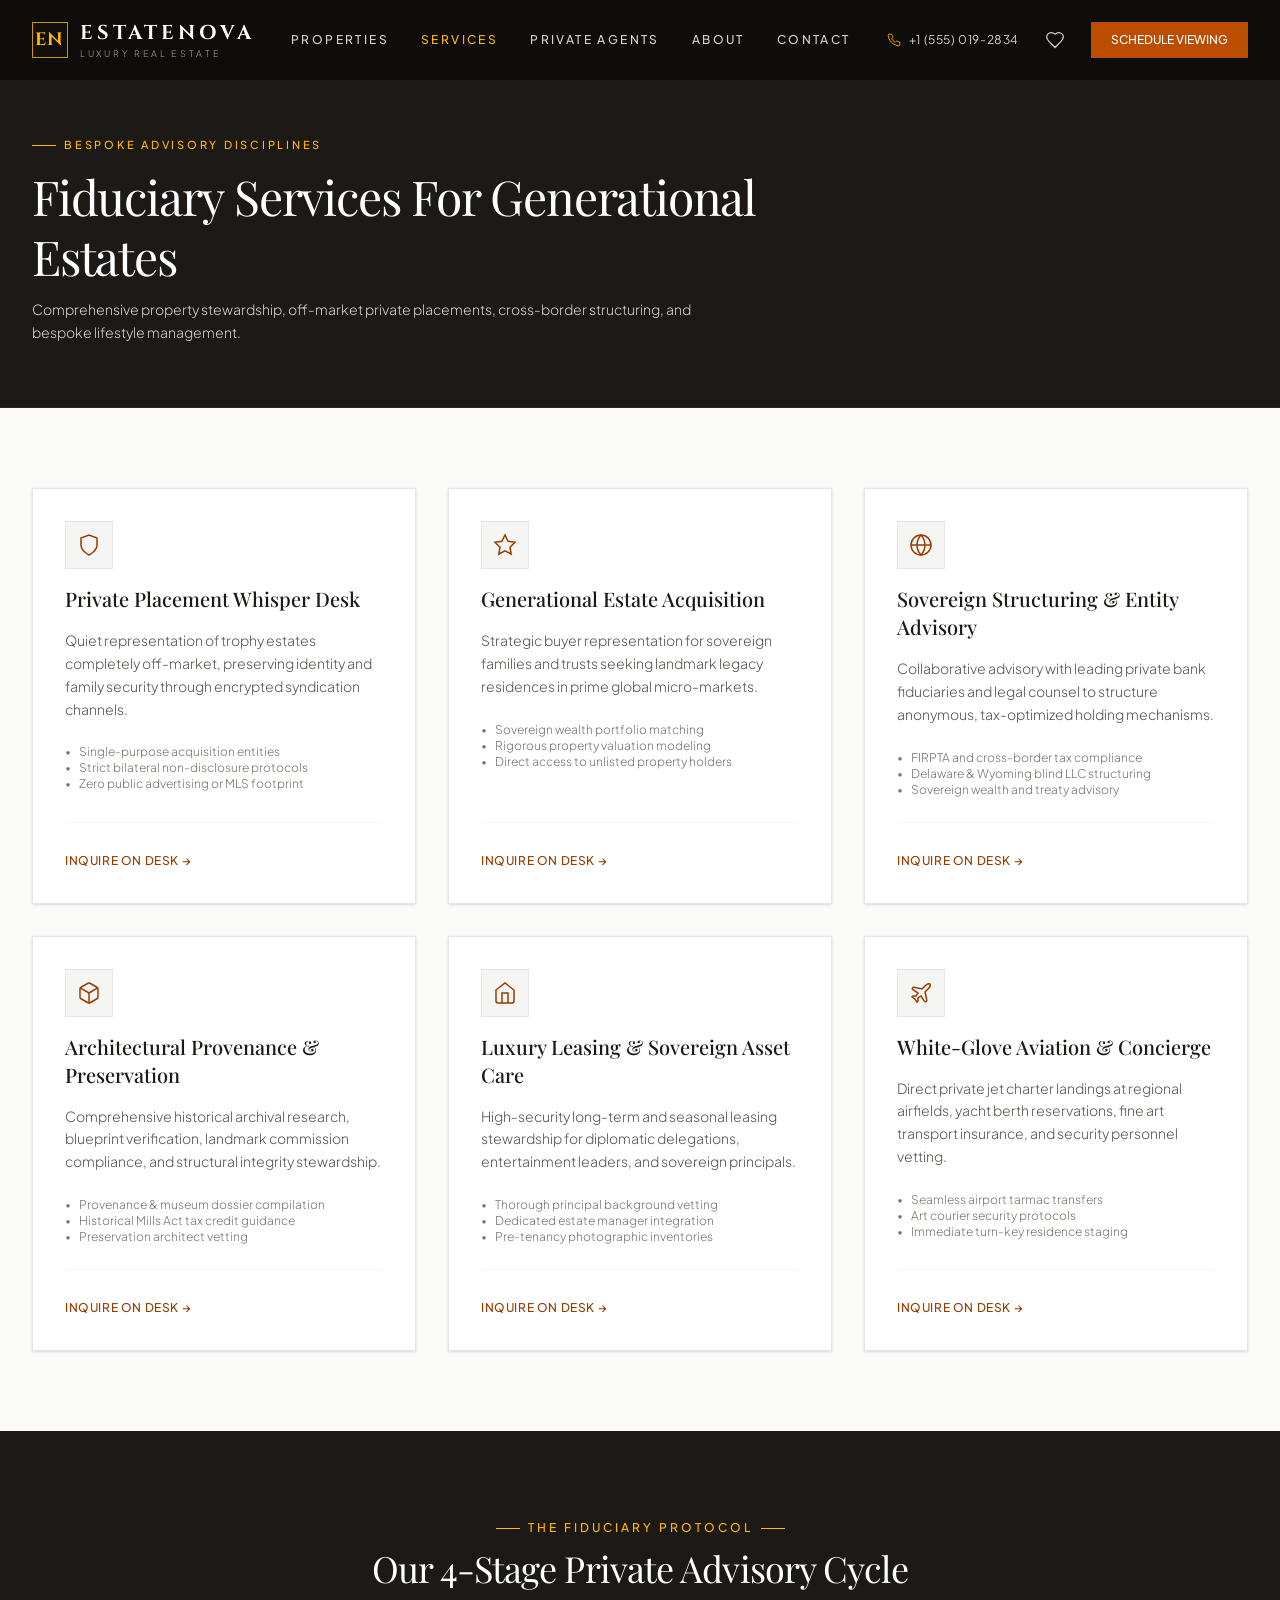
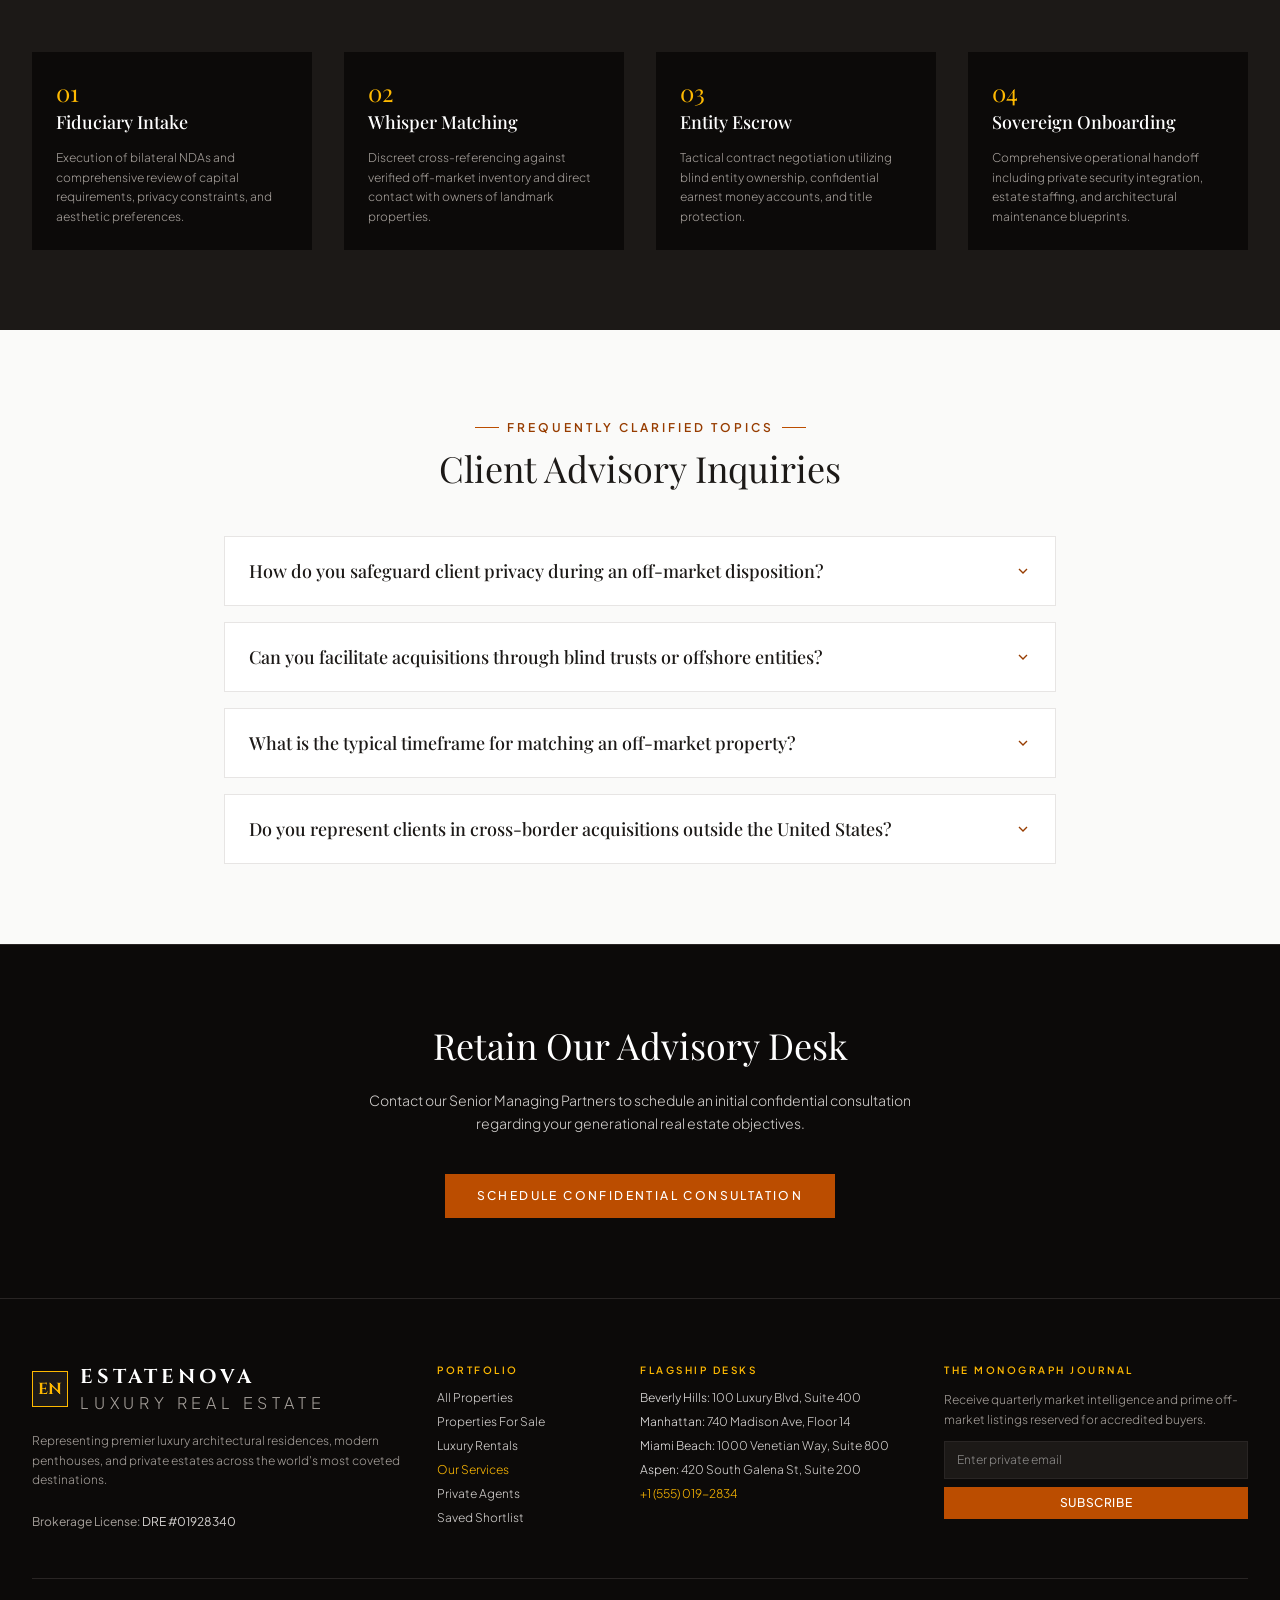
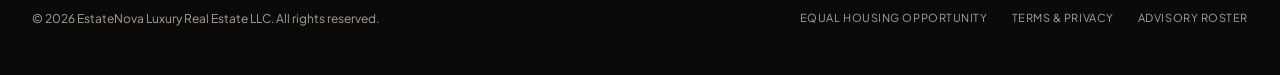
<file: services.html>
<!DOCTYPE html>
<html lang="en">
<head>
  <meta charset="UTF-8" />
  <meta name="viewport" content="width=device-width, initial-scale=1.0" />
  <title>Bespoke Advisory Disciplines | EstateNova Luxury Real Estate</title>
  <meta name="description" content="Comprehensive property stewardship, off-market private placements, cross-border structuring, and bespoke lifestyle management." />

  <!-- Google Fonts -->
  <link rel="preconnect" href="https://fonts.googleapis.com" />
  <link rel="preconnect" href="https://fonts.gstatic.com" crossorigin />
  <link href="https://fonts.googleapis.com/css2?family=Cinzel:wght@400;500;600;700;800&family=Playfair+Display:ital,wght@0,400;0,500;0,600;0,700;1,400;1,500&family=Plus+Jakarta+Sans:ital,wght@0,300;0,400;0,500;0,600;0,700;1,400&display=swap" rel="stylesheet" />

  <!-- CSS Stylesheet -->
  <link rel="stylesheet" href="css/style.css" />
</head>
<body class="min-h-screen flex flex-col bg-stone-50 text-stone-900 font-sans selection:bg-amber-700 selection:text-white">

  <!-- NAVBAR -->
  <header id="main-navbar" class="fixed top-0 left-0 right-0 z-40 transition-all duration-300 bg-stone-950/80 backdrop-blur-md border-b border-stone-800/60">
    <div class="max-w-7xl mx-auto px-4 sm:px-6 lg:px-8">
      <div class="flex items-center justify-between h-20">
        <!-- Logo -->
        <a href="index.html" class="group flex items-center gap-3">
          <div class="w-9 h-9 border border-amber-400/80 flex items-center justify-center bg-stone-900/40 backdrop-blur-sm group-hover:border-amber-300 transition-colors">
            <span class="font-brand font-bold text-lg tracking-widest text-amber-400 group-hover:text-amber-300">
              EN
            </span>
          </div>
          <div class="flex flex-col">
            <span class="font-brand text-xl font-bold tracking-[0.2em] text-white uppercase group-hover:text-amber-300 transition-colors">
              EstateNova
            </span>
            <span class="text-[9px] uppercase tracking-[0.3em] text-stone-400 font-light -mt-0.5">
              Luxury Real Estate
            </span>
          </div>
        </a>

        <!-- Desktop Navigation -->
        <nav class="hidden lg:flex items-center gap-8">
          <a href="properties.html" class="text-xs uppercase tracking-[0.2em] font-medium transition-colors text-stone-300 hover:text-amber-400">
            Properties
          </a>
          <a href="services.html" class="text-xs uppercase tracking-[0.2em] font-medium transition-colors text-amber-400">
            Services
          </a>
          <a href="agents.html" class="text-xs uppercase tracking-[0.2em] font-medium transition-colors text-stone-300 hover:text-amber-400">
            Private Agents
          </a>
          <a href="about.html" class="text-xs uppercase tracking-[0.2em] font-medium transition-colors text-stone-300 hover:text-amber-400">
            About
          </a>
          <a href="contact.html" class="text-xs uppercase tracking-[0.2em] font-medium transition-colors text-stone-300 hover:text-amber-400">
            Contact
          </a>
        </nav>

        <!-- Right Actions -->
        <div class="flex items-center gap-4">
          <a href="tel:+15550192834" class="hidden xl:flex items-center gap-2 text-xs text-stone-300 hover:text-amber-400 transition-colors tracking-wider">
            <svg class="w-3.5 h-3.5 text-amber-400" viewBox="0 0 24 24" fill="none" stroke="currentColor" stroke-width="1.5"><path d="M22 16.92v3a2 2 0 0 1-2.18 2 19.79 19.79 0 0 1-8.63-3.07 19.5 19.5 0 0 1-6-6 19.79 19.79 0 0 1-3.07-8.67A2 2 0 0 1 4.11 2h3a2 2 0 0 1 2 1.72 12.84 12.84 0 0 0 .7 2.81 2 2 0 0 1-.45 2.11L8.09 9.91a16 16 0 0 0 6 6l1.27-1.27a2 2 0 0 1 2.11-.45 12.84 12.84 0 0 0 2.81.7A2 2 0 0 1 22 16.92z"/></svg>
            <span>+1 (555) 019-2834</span>
          </a>

          <!-- Saved Shortlist Button -->
          <button type="button" class="open-favorites-drawer-btn relative p-2.5 text-stone-300 hover:text-amber-400 transition-colors cursor-pointer" title="View Saved Shortlist">
            <svg class="w-5 h-5" viewBox="0 0 24 24" fill="none" stroke="currentColor" stroke-width="1.5"><path d="M19 14c1.49-1.46 3-3.21 3-5.5A5.5 5.5 0 0 0 16.5 3c-1.76 0-3 .5-4.5 2-1.5-1.5-2.74-2-4.5-2A5.5 5.5 0 0 0 2 8.5c0 2.3 1.5 4.05 3 5.5l7 7Z"/></svg>
            <span class="favorites-badge-count hidden absolute -top-0.5 -right-0.5 w-4 h-4 bg-amber-600 text-white rounded-full text-[10px] font-bold flex items-center justify-center">0</span>
          </button>

          <button type="button" class="open-schedule-modal-btn hidden sm:inline-flex items-center gap-2 px-5 py-2.5 bg-amber-700 hover:bg-amber-600 text-white text-xs uppercase tracking-[0.15em] font-medium transition-colors cursor-pointer">
            <span>Schedule Viewing</span>
          </button>

          <button type="button" id="mobile-menu-open-btn" class="lg:hidden p-2 text-stone-300 hover:text-white cursor-pointer">
            <svg class="w-6 h-6" viewBox="0 0 24 24" fill="none" stroke="currentColor" stroke-width="2"><line x1="4" x2="20" y1="12" y2="12"/><line x1="4" x2="20" y1="6" y2="6"/><line x1="4" x2="20" y1="18" y2="18"/></svg>
          </button>
        </div>
      </div>
    </div>
  </header>

  <!-- MAIN CONTENT -->
  <main class="flex-1">
    <!-- PAGE HEADER -->
    <div class="bg-stone-900 text-white pt-32 pb-16 border-b border-stone-800">
      <div class="max-w-7xl mx-auto px-4 sm:px-6 lg:px-8">
        <div class="max-w-3xl space-y-3">
          <div class="inline-flex items-center gap-2 text-amber-400 text-[11px] uppercase tracking-[0.25em] font-medium">
            <span class="w-6 h-px bg-amber-400"></span>
            <span>Bespoke Advisory Disciplines</span>
          </div>
          <h1 class="font-serif text-3xl sm:text-4xl md:text-5xl font-normal tracking-tight text-white leading-tight">
            Fiduciary Services For Generational Estates
          </h1>
          <p class="text-xs sm:text-sm text-stone-300 font-light leading-relaxed max-w-2xl">
            Comprehensive property stewardship, off-market private placements, cross-border structuring, and bespoke lifestyle management.
          </p>
        </div>
      </div>
    </div>

    <!-- SERVICES CARDS SECTION -->
    <section class="py-20 bg-stone-50">
      <div class="max-w-7xl mx-auto px-4 sm:px-6 lg:px-8">
        <div class="grid grid-cols-1 md:grid-cols-2 lg:grid-cols-3 gap-8">
          <!-- Service 1 -->
          <div class="bg-white border border-stone-200 p-8 flex flex-col justify-between hover:border-amber-400 transition-colors shadow-sm">
            <div class="space-y-4">
              <div class="w-12 h-12 bg-stone-100 border border-stone-200 flex items-center justify-center text-amber-800">
                <svg class="w-6 h-6" viewBox="0 0 24 24" fill="none" stroke="currentColor" stroke-width="1.5"><path d="M12 22s8-4 8-10V5l-8-3-8 3v7c0 6 8 10 8 10z"/></svg>
              </div>
              <h3 class="font-serif text-xl text-stone-900 font-medium">Private Placement Whisper Desk</h3>
              <p class="text-xs sm:text-sm text-stone-600 font-light leading-relaxed">
                Quiet representation of trophy estates completely off-market, preserving identity and family security through encrypted syndication channels.
              </p>
              <ul class="text-xs text-stone-500 font-light space-y-1.5 pt-2">
                <li class="flex items-center gap-2"><span>•</span> Single-purpose acquisition entities</li>
                <li class="flex items-center gap-2"><span>•</span> Strict bilateral non-disclosure protocols</li>
                <li class="flex items-center gap-2"><span>•</span> Zero public advertising or MLS footprint</li>
              </ul>
            </div>
            <div class="pt-6 mt-6 border-t border-stone-100">
              <a href="contact.html?service=whisper-desk" class="text-xs uppercase tracking-wider text-amber-800 hover:text-amber-950 font-medium">Inquire On Desk &rarr;</a>
            </div>
          </div>

          <!-- Service 2 -->
          <div class="bg-white border border-stone-200 p-8 flex flex-col justify-between hover:border-amber-400 transition-colors shadow-sm">
            <div class="space-y-4">
              <div class="w-12 h-12 bg-stone-100 border border-stone-200 flex items-center justify-center text-amber-800">
                <svg class="w-6 h-6" viewBox="0 0 24 24" fill="none" stroke="currentColor" stroke-width="1.5"><polygon points="12 2 15.09 8.26 22 9.27 17 14.14 18.18 21.02 12 17.77 5.82 21.02 7 14.14 2 9.27 8.91 8.26 12 2"/></svg>
              </div>
              <h3 class="font-serif text-xl text-stone-900 font-medium">Generational Estate Acquisition</h3>
              <p class="text-xs sm:text-sm text-stone-600 font-light leading-relaxed">
                Strategic buyer representation for sovereign families and trusts seeking landmark legacy residences in prime global micro-markets.
              </p>
              <ul class="text-xs text-stone-500 font-light space-y-1.5 pt-2">
                <li class="flex items-center gap-2"><span>•</span> Sovereign wealth portfolio matching</li>
                <li class="flex items-center gap-2"><span>•</span> Rigorous property valuation modeling</li>
                <li class="flex items-center gap-2"><span>•</span> Direct access to unlisted property holders</li>
              </ul>
            </div>
            <div class="pt-6 mt-6 border-t border-stone-100">
              <a href="contact.html?service=acquisitions" class="text-xs uppercase tracking-wider text-amber-800 hover:text-amber-950 font-medium">Inquire On Desk &rarr;</a>
            </div>
          </div>

          <!-- Service 3 -->
          <div class="bg-white border border-stone-200 p-8 flex flex-col justify-between hover:border-amber-400 transition-colors shadow-sm">
            <div class="space-y-4">
              <div class="w-12 h-12 bg-stone-100 border border-stone-200 flex items-center justify-center text-amber-800">
                <svg class="w-6 h-6" viewBox="0 0 24 24" fill="none" stroke="currentColor" stroke-width="1.5"><circle cx="12" cy="12" r="10"/><line x1="2" x2="22" y1="12" y2="12"/><path d="M12 2a15.3 15.3 0 0 1 4 10 15.3 15.3 0 0 1-4 10 15.3 15.3 0 0 1-4-10 15.3 15.3 0 0 1 4-10z"/></svg>
              </div>
              <h3 class="font-serif text-xl text-stone-900 font-medium">Sovereign Structuring & Entity Advisory</h3>
              <p class="text-xs sm:text-sm text-stone-600 font-light leading-relaxed">
                Collaborative advisory with leading private bank fiduciaries and legal counsel to structure anonymous, tax-optimized holding mechanisms.
              </p>
              <ul class="text-xs text-stone-500 font-light space-y-1.5 pt-2">
                <li class="flex items-center gap-2"><span>•</span> FIRPTA and cross-border tax compliance</li>
                <li class="flex items-center gap-2"><span>•</span> Delaware & Wyoming blind LLC structuring</li>
                <li class="flex items-center gap-2"><span>•</span> Sovereign wealth and treaty advisory</li>
              </ul>
            </div>
            <div class="pt-6 mt-6 border-t border-stone-100">
              <a href="contact.html?service=structuring" class="text-xs uppercase tracking-wider text-amber-800 hover:text-amber-950 font-medium">Inquire On Desk &rarr;</a>
            </div>
          </div>

          <!-- Service 4 -->
          <div class="bg-white border border-stone-200 p-8 flex flex-col justify-between hover:border-amber-400 transition-colors shadow-sm">
            <div class="space-y-4">
              <div class="w-12 h-12 bg-stone-100 border border-stone-200 flex items-center justify-center text-amber-800">
                <svg class="w-6 h-6" viewBox="0 0 24 24" fill="none" stroke="currentColor" stroke-width="1.5"><path d="M21 16V8a2 2 0 0 0-1-1.73l-7-4a2 2 0 0 0-2 0l-7 4A2 2 0 0 0 3 8v8a2 2 0 0 0 1 1.73l7 4a2 2 0 0 0 2 0l7-4A2 2 0 0 0 21 16z"/><polyline points="3.27 6.96 12 12.01 20.73 6.96"/><line x1="12" x2="12" y1="22.08" y2="12"/></svg>
              </div>
              <h3 class="font-serif text-xl text-stone-900 font-medium">Architectural Provenance & Preservation</h3>
              <p class="text-xs sm:text-sm text-stone-600 font-light leading-relaxed">
                Comprehensive historical archival research, blueprint verification, landmark commission compliance, and structural integrity stewardship.
              </p>
              <ul class="text-xs text-stone-500 font-light space-y-1.5 pt-2">
                <li class="flex items-center gap-2"><span>•</span> Provenance & museum dossier compilation</li>
                <li class="flex items-center gap-2"><span>•</span> Historical Mills Act tax credit guidance</li>
                <li class="flex items-center gap-2"><span>•</span> Preservation architect vetting</li>
              </ul>
            </div>
            <div class="pt-6 mt-6 border-t border-stone-100">
              <a href="contact.html?service=provenance" class="text-xs uppercase tracking-wider text-amber-800 hover:text-amber-950 font-medium">Inquire On Desk &rarr;</a>
            </div>
          </div>

          <!-- Service 5 -->
          <div class="bg-white border border-stone-200 p-8 flex flex-col justify-between hover:border-amber-400 transition-colors shadow-sm">
            <div class="space-y-4">
              <div class="w-12 h-12 bg-stone-100 border border-stone-200 flex items-center justify-center text-amber-800">
                <svg class="w-6 h-6" viewBox="0 0 24 24" fill="none" stroke="currentColor" stroke-width="1.5"><path d="M3 9l9-7 9 7v11a2 2 0 0 1-2 2H5a2 2 0 0 1-2-2z"/><polyline points="9 22 9 12 15 12 15 22"/></svg>
              </div>
              <h3 class="font-serif text-xl text-stone-900 font-medium">Luxury Leasing & Sovereign Asset Care</h3>
              <p class="text-xs sm:text-sm text-stone-600 font-light leading-relaxed">
                High-security long-term and seasonal leasing stewardship for diplomatic delegations, entertainment leaders, and sovereign principals.
              </p>
              <ul class="text-xs text-stone-500 font-light space-y-1.5 pt-2">
                <li class="flex items-center gap-2"><span>•</span> Thorough principal background vetting</li>
                <li class="flex items-center gap-2"><span>•</span> Dedicated estate manager integration</li>
                <li class="flex items-center gap-2"><span>•</span> Pre-tenancy photographic inventories</li>
              </ul>
            </div>
            <div class="pt-6 mt-6 border-t border-stone-100">
              <a href="contact.html?service=leasing" class="text-xs uppercase tracking-wider text-amber-800 hover:text-amber-950 font-medium">Inquire On Desk &rarr;</a>
            </div>
          </div>

          <!-- Service 6 -->
          <div class="bg-white border border-stone-200 p-8 flex flex-col justify-between hover:border-amber-400 transition-colors shadow-sm">
            <div class="space-y-4">
              <div class="w-12 h-12 bg-stone-100 border border-stone-200 flex items-center justify-center text-amber-800">
                <svg class="w-6 h-6" viewBox="0 0 24 24" fill="none" stroke="currentColor" stroke-width="1.5"><path d="M17.8 19.2 16 11l3.5-3.5C21 6 21.5 4 21 3c-1-.5-3 0-4.5 1.5L13 8 4.8 6.2c-.5-.1-.9.1-1.1.5l-.3.5c-.2.5-.1 1 .3 1.3L9 12l-2 3H4l-1 1 3 2 2 3 1-1v-3l3-2 3.5 5.3c.3.4.8.5 1.3.3l.5-.2c.4-.3.6-.7.5-1.2z"/></svg>
              </div>
              <h3 class="font-serif text-xl text-stone-900 font-medium">White-Glove Aviation & Concierge</h3>
              <p class="text-xs sm:text-sm text-stone-600 font-light leading-relaxed">
                Direct private jet charter landings at regional airfields, yacht berth reservations, fine art transport insurance, and security personnel vetting.
              </p>
              <ul class="text-xs text-stone-500 font-light space-y-1.5 pt-2">
                <li class="flex items-center gap-2"><span>•</span> Seamless airport tarmac transfers</li>
                <li class="flex items-center gap-2"><span>•</span> Art courier security protocols</li>
                <li class="flex items-center gap-2"><span>•</span> Immediate turn-key residence staging</li>
              </ul>
            </div>
            <div class="pt-6 mt-6 border-t border-stone-100">
              <a href="contact.html?service=concierge" class="text-xs uppercase tracking-wider text-amber-800 hover:text-amber-950 font-medium">Inquire On Desk &rarr;</a>
            </div>
          </div>
        </div>
      </div>
    </section>

    <!-- 4-STEP ADVISORY PROCESS TIMELINE -->
    <section class="py-20 bg-stone-900 text-white">
      <div class="max-w-7xl mx-auto px-4 sm:px-6 lg:px-8">
        <div class="text-center max-w-2xl mx-auto mb-16">
          <div class="inline-flex items-center gap-2 text-amber-400 text-xs uppercase tracking-[0.25em] font-medium mb-3">
            <span class="w-6 h-px bg-amber-400"></span>
            <span>The Fiduciary Protocol</span>
            <span class="w-6 h-px bg-amber-400"></span>
          </div>
          <h2 class="font-serif text-3xl sm:text-4xl text-white font-normal tracking-tight">
            Our 4-Stage Private Advisory Cycle
          </h2>
        </div>

        <div class="grid grid-cols-1 md:grid-cols-4 gap-8">
          <div class="p-6 bg-stone-950 border-t-2 border-amber-600 space-y-3">
            <span class="text-amber-400 font-serif text-2xl">01</span>
            <h4 class="font-serif text-lg text-white font-medium">Fiduciary Intake</h4>
            <p class="text-xs text-stone-400 font-light leading-relaxed">
              Execution of bilateral NDAs and comprehensive review of capital requirements, privacy constraints, and aesthetic preferences.
            </p>
          </div>

          <div class="p-6 bg-stone-950 border-t-2 border-amber-600 space-y-3">
            <span class="text-amber-400 font-serif text-2xl">02</span>
            <h4 class="font-serif text-lg text-white font-medium">Whisper Matching</h4>
            <p class="text-xs text-stone-400 font-light leading-relaxed">
              Discreet cross-referencing against verified off-market inventory and direct contact with owners of landmark properties.
            </p>
          </div>

          <div class="p-6 bg-stone-950 border-t-2 border-amber-600 space-y-3">
            <span class="text-amber-400 font-serif text-2xl">03</span>
            <h4 class="font-serif text-lg text-white font-medium">Entity Escrow</h4>
            <p class="text-xs text-stone-400 font-light leading-relaxed">
              Tactical contract negotiation utilizing blind entity ownership, confidential earnest money accounts, and title protection.
            </p>
          </div>

          <div class="p-6 bg-stone-950 border-t-2 border-amber-600 space-y-3">
            <span class="text-amber-400 font-serif text-2xl">04</span>
            <h4 class="font-serif text-lg text-white font-medium">Sovereign Onboarding</h4>
            <p class="text-xs text-stone-400 font-light leading-relaxed">
              Comprehensive operational handoff including private security integration, estate staffing, and architectural maintenance blueprints.
            </p>
          </div>
        </div>
      </div>
    </section>

    <!-- FAQ ACCORDION SECTION -->
    <section class="py-20 bg-stone-50">
      <div class="max-w-4xl mx-auto px-4 sm:px-6 lg:px-8">
        <div class="text-center mb-12">
          <div class="inline-flex items-center gap-2 text-amber-800 text-xs uppercase tracking-[0.25em] font-semibold mb-3">
            <span class="w-6 h-px bg-amber-700"></span>
            <span>Frequently Clarified Topics</span>
            <span class="w-6 h-px bg-amber-700"></span>
          </div>
          <h2 class="font-serif text-3xl sm:text-4xl text-stone-900 font-normal">
            Client Advisory Inquiries
          </h2>
        </div>

        <div class="space-y-4">
          <!-- Accordion Item 1 -->
          <div class="bg-white border border-stone-200">
            <button type="button" class="faq-accordion-header w-full px-6 py-5 flex items-center justify-between text-left text-stone-900 font-serif text-lg font-medium cursor-pointer">
              <span>How do you safeguard client privacy during an off-market disposition?</span>
              <svg class="w-4 h-4 text-amber-800 transform transition-transform duration-200" viewBox="0 0 24 24" fill="none" stroke="currentColor" stroke-width="2"><path d="m6 9 6 6 6-6"/></svg>
            </button>
            <div class="faq-accordion-body hidden px-6 pb-6 text-xs sm:text-sm text-stone-600 font-light leading-relaxed border-t border-stone-100 pt-4">
              We mandate vetted bilateral non-disclosure agreements prior to distributing any property address, interior photography, or owner details. Property showings are conducted with private security escorts, and no photography is permitted during private viewings.
            </div>
          </div>

          <!-- Accordion Item 2 -->
          <div class="bg-white border border-stone-200">
            <button type="button" class="faq-accordion-header w-full px-6 py-5 flex items-center justify-between text-left text-stone-900 font-serif text-lg font-medium cursor-pointer">
              <span>Can you facilitate acquisitions through blind trusts or offshore entities?</span>
              <svg class="w-4 h-4 text-amber-800 transform transition-transform duration-200" viewBox="0 0 24 24" fill="none" stroke="currentColor" stroke-width="2"><path d="m6 9 6 6 6-6"/></svg>
            </button>
            <div class="faq-accordion-body hidden px-6 pb-6 text-xs sm:text-sm text-stone-600 font-light leading-relaxed border-t border-stone-100 pt-4">
              Yes. Over 60% of our high-value transactions utilize specialized holding vehicles, including Delaware LLCs, Wyoming Statutory Trusts, and international holding companies. Our senior advisors collaborate directly with your family office legal counsel and private bankers.
            </div>
          </div>

          <!-- Accordion Item 3 -->
          <div class="bg-white border border-stone-200">
            <button type="button" class="faq-accordion-header w-full px-6 py-5 flex items-center justify-between text-left text-stone-900 font-serif text-lg font-medium cursor-pointer">
              <span>What is the typical timeframe for matching an off-market property?</span>
              <svg class="w-4 h-4 text-amber-800 transform transition-transform duration-200" viewBox="0 0 24 24" fill="none" stroke="currentColor" stroke-width="2"><path d="m6 9 6 6 6-6"/></svg>
            </button>
            <div class="faq-accordion-body hidden px-6 pb-6 text-xs sm:text-sm text-stone-600 font-light leading-relaxed border-t border-stone-100 pt-4">
              Because of our pre-vetted buyer syndicate, our historical average from private whisper listing to signed contract is 18 days for properties priced between $15M and $45M.
            </div>
          </div>

          <!-- Accordion Item 4 -->
          <div class="bg-white border border-stone-200">
            <button type="button" class="faq-accordion-header w-full px-6 py-5 flex items-center justify-between text-left text-stone-900 font-serif text-lg font-medium cursor-pointer">
              <span>Do you represent clients in cross-border acquisitions outside the United States?</span>
              <svg class="w-4 h-4 text-amber-800 transform transition-transform duration-200" viewBox="0 0 24 24" fill="none" stroke="currentColor" stroke-width="2"><path d="m6 9 6 6 6-6"/></svg>
            </button>
            <div class="faq-accordion-body hidden px-6 pb-6 text-xs sm:text-sm text-stone-600 font-light leading-relaxed border-t border-stone-100 pt-4">
              Yes. Through our international syndicate partners, we co-advise on acquisitions in London, Zurich, Lake Como, the French Riviera, and Dubai, offering unified fiduciary oversight across your entire global residential portfolio.
            </div>
          </div>
        </div>
      </div>
    </section>

    <!-- CALL TO ACTION -->
    <section class="py-20 bg-stone-950 text-white text-center border-t border-stone-800">
      <div class="max-w-4xl mx-auto px-4 sm:px-6 lg:px-8 space-y-6">
        <h2 class="font-serif text-3xl sm:text-4xl text-white font-normal">
          Retain Our Advisory Desk
        </h2>
        <p class="text-xs sm:text-sm text-stone-300 font-light max-w-xl mx-auto leading-relaxed">
          Contact our Senior Managing Partners to schedule an initial confidential consultation regarding your generational real estate objectives.
        </p>
        <div class="pt-4">
          <a href="contact.html" class="px-8 py-3.5 bg-amber-700 hover:bg-amber-600 text-white text-xs uppercase tracking-[0.2em] font-medium transition-colors inline-block">
            Schedule Confidential Consultation
          </a>
        </div>
      </div>
    </section>
  </main>

  <!-- FOOTER -->
  <footer class="bg-stone-950 text-stone-300 pt-16 pb-12 border-t border-stone-800">
    <div class="max-w-7xl mx-auto px-4 sm:px-6 lg:px-8">
      <div class="grid grid-cols-1 md:grid-cols-2 lg:grid-cols-12 gap-10 pb-12 border-b border-stone-800">
        <div class="lg:col-span-4 space-y-4">
          <a href="index.html" class="inline-flex items-center gap-3">
            <div class="w-9 h-9 border border-amber-400 flex items-center justify-center bg-stone-900">
              <span class="font-brand font-bold text-amber-400 text-base">EN</span>
            </div>
            <div>
              <span class="font-brand text-xl font-bold tracking-[0.2em] text-white uppercase block">EstateNova</span>
              <span class="text-[8px] uppercase tracking-[0.3em] text-stone-400 font-light block">Luxury Real Estate</span>
            </div>
          </a>
          <p class="text-xs text-stone-400 font-light leading-relaxed">
            Representing premier luxury architectural residences, modern penthouses, and private estates across the world's most coveted destinations.
          </p>
          <div class="pt-2 text-xs text-stone-400">
            <p>Brokerage License: <strong class="text-stone-300 font-normal">DRE #01928340</strong></p>
          </div>
        </div>

        <div class="lg:col-span-2 space-y-3">
          <span class="text-[10px] uppercase tracking-[0.25em] text-amber-400 font-semibold block">Portfolio</span>
          <ul class="space-y-2 text-xs font-light">
            <li><a href="properties.html" class="hover:text-white transition-colors">All Properties</a></li>
            <li><a href="properties.html?status=for-sale" class="hover:text-white transition-colors">Properties For Sale</a></li>
            <li><a href="properties.html?status=for-rent" class="hover:text-white transition-colors">Luxury Rentals</a></li>
            <li><a href="services.html" class="text-amber-400 hover:text-white transition-colors">Our Services</a></li>
            <li><a href="agents.html" class="hover:text-white transition-colors">Private Agents</a></li>
            <li><a href="favorites.html" class="hover:text-white transition-colors">Saved Shortlist</a></li>
          </ul>
        </div>

        <div class="lg:col-span-3 space-y-3">
          <span class="text-[10px] uppercase tracking-[0.25em] text-amber-400 font-semibold block">Flagship Desks</span>
          <ul class="space-y-2 text-xs font-light">
            <li><span class="text-stone-200">Beverly Hills:</span> 100 Luxury Blvd, Suite 400</li>
            <li><span class="text-stone-200">Manhattan:</span> 740 Madison Ave, Floor 14</li>
            <li><span class="text-stone-200">Miami Beach:</span> 1000 Venetian Way, Suite 800</li>
            <li><span class="text-stone-200">Aspen:</span> 420 South Galena St, Suite 200</li>
            <li class="pt-1"><a href="tel:+15550192834" class="text-amber-400 hover:text-amber-300">+1 (555) 019-2834</a></li>
          </ul>
        </div>

        <div class="lg:col-span-3 space-y-3">
          <span class="text-[10px] uppercase tracking-[0.25em] text-amber-400 font-semibold block">The Monograph Journal</span>
          <p class="text-xs text-stone-400 font-light leading-relaxed">
            Receive quarterly market intelligence and prime off-market listings reserved for accredited buyers.
          </p>
          <form onsubmit="event.preventDefault(); showToast('Subscribed to The Monograph Journal.', 'check'); this.reset();" class="space-y-2">
            <input type="email" placeholder="Enter private email" required class="w-full bg-stone-900 border border-stone-800 text-white text-xs px-3 py-2.5 focus:outline-none focus:border-amber-500 font-light" />
            <button type="submit" class="w-full bg-amber-700 hover:bg-amber-600 text-white text-xs uppercase tracking-wider py-2 transition-colors font-medium">Subscribe</button>
          </form>
        </div>
      </div>

      <div class="pt-8 flex flex-col md:flex-row items-center justify-between text-xs text-stone-400 gap-4">
        <p>&copy; 2026 EstateNova Luxury Real Estate LLC. All rights reserved.</p>
        <div class="flex items-center gap-6 text-[11px] uppercase tracking-wider">
          <a href="about.html" class="hover:text-stone-200 transition-colors">Equal Housing Opportunity</a>
          <a href="contact.html" class="hover:text-stone-200 transition-colors">Terms & Privacy</a>
          <a href="agents.html" class="hover:text-stone-200 transition-colors">Advisory Roster</a>
        </div>
      </div>
    </div>
  </footer>

  <!-- FAVORITES DRAWER OVERLAY -->
  <div id="favorites-drawer" class="hidden fixed inset-0 z-50 overflow-hidden">
    <div class="drawer-backdrop absolute inset-0 bg-stone-950/70 backdrop-blur-sm"></div>
    <div class="absolute inset-y-0 right-0 max-w-full flex pl-10">
      <div class="drawer-panel w-screen max-w-md bg-stone-50 border-l border-stone-200 shadow-2xl flex flex-col translate-x-full transition-transform duration-300">
        <div class="p-6 bg-stone-900 text-white flex items-center justify-between border-b border-stone-800">
          <div class="flex items-center gap-2">
            <svg class="w-4 h-4 text-amber-400" viewBox="0 0 24 24" fill="currentColor"><path d="M19 14c1.49-1.46 3-3.21 3-5.5A5.5 5.5 0 0 0 16.5 3c-1.76 0-3 .5-4.5 2-1.5-1.5-2.74-2-4.5-2A5.5 5.5 0 0 0 2 8.5c0 2.3 1.5 4.05 3 5.5l7 7Z"/></svg>
            <h3 class="font-serif text-lg text-white font-medium">Saved Residences <span class="favorites-text-count">(0)</span></h3>
          </div>
          <button type="button" id="close-favorites-drawer-btn" class="p-1 text-stone-400 hover:text-white transition-colors cursor-pointer">
            <svg class="w-5 h-5" viewBox="0 0 24 24" fill="none" stroke="currentColor" stroke-width="1.5"><path d="M18 6 6 18"/><path d="m6 6 12 12"/></svg>
          </button>
        </div>

        <div id="drawer-favorites-list" class="flex-1 overflow-y-auto p-6 space-y-4"></div>

        <div id="drawer-favorites-empty" class="flex-1 flex flex-col items-center justify-center p-6 text-center text-stone-500">
          <div class="w-12 h-12 rounded-full border border-stone-300 flex items-center justify-center text-stone-400 mb-3">
            <svg class="w-6 h-6" viewBox="0 0 24 24" fill="none" stroke="currentColor" stroke-width="1.5"><path d="M19 14c1.49-1.46 3-3.21 3-5.5A5.5 5.5 0 0 0 16.5 3c-1.76 0-3 .5-4.5 2-1.5-1.5-2.74-2-4.5-2A5.5 5.5 0 0 0 2 8.5c0 2.3 1.5 4.05 3 5.5l7 7Z"/></svg>
          </div>
          <p class="font-serif text-stone-900 text-base mb-1">No Saved Residences</p>
          <p class="text-xs font-light max-w-xs">Click the heart icon on any property card to save it to your private portfolio shortlist.</p>
        </div>

        <div id="drawer-favorites-footer" class="p-6 bg-white border-t border-stone-200 space-y-3">
          <a href="favorites.html" class="block w-full py-2.5 bg-amber-700 hover:bg-amber-600 text-white text-xs uppercase tracking-wider font-medium text-center transition-colors">
            View All Shortlisted Residences
          </a>
          <button type="button" id="clear-drawer-favorites-btn" class="w-full text-center text-xs text-stone-500 hover:text-stone-900 uppercase tracking-wider transition-colors cursor-pointer">
            Clear Shortlist
          </button>
        </div>
      </div>
    </div>
  </div>

  <!-- SCHEDULE VIEWING MODAL -->
  <div id="schedule-viewing-modal" class="hidden fixed inset-0 z-50 flex items-center justify-center p-4">
    <div class="modal-backdrop absolute inset-0 bg-stone-950/80 backdrop-blur-sm"></div>
    <div class="relative bg-white border border-stone-200 shadow-2xl max-w-lg w-full p-6 sm:p-8 z-10 max-h-[90vh] overflow-y-auto">
      <div class="flex items-start justify-between mb-6 pb-4 border-b border-stone-100">
        <div>
          <span class="text-[10px] uppercase tracking-[0.25em] text-amber-800 font-semibold block">Confidential Itinerary</span>
          <h3 class="font-serif text-2xl text-stone-900 font-normal mt-0.5">Schedule Private Showing</h3>
        </div>
        <button type="button" id="close-schedule-modal-btn" class="text-stone-400 hover:text-stone-900 cursor-pointer">
          <svg class="w-5 h-5" viewBox="0 0 24 24" fill="none" stroke="currentColor" stroke-width="1.5"><path d="M18 6 6 18"/><path d="m6 6 12 12"/></svg>
        </button>
      </div>

      <form id="schedule-viewing-form" class="space-y-4">
        <div>
          <label class="block text-xs uppercase tracking-wider text-stone-600 font-medium mb-1.5">Selected Estate</label>
          <select name="property_select" class="w-full bg-stone-50 border border-stone-200 text-stone-900 px-3 py-2 text-xs font-light focus:outline-none focus:border-amber-700"></select>
        </div>
        <div class="grid grid-cols-1 sm:grid-cols-2 gap-4">
          <div>
            <label class="block text-xs uppercase tracking-wider text-stone-600 font-medium mb-1.5">Viewing Date *</label>
            <input type="date" name="viewing_date" required class="w-full bg-stone-50 border border-stone-200 text-stone-900 px-3 py-2 text-xs font-light focus:outline-none focus:border-amber-700" />
          </div>
          <div>
            <label class="block text-xs uppercase tracking-wider text-stone-600 font-medium mb-1.5">Preferred Time Window</label>
            <select name="viewing_time" class="w-full bg-stone-50 border border-stone-200 text-stone-900 px-3 py-2 text-xs font-light focus:outline-none focus:border-amber-700">
              <option value="morning">Morning (10:00 AM – 12:00 PM)</option>
              <option value="afternoon">Afternoon (1:00 PM – 4:00 PM)</option>
              <option value="sunset">Twilight / Golden Hour (5:00 PM – 7:00 PM)</option>
            </select>
          </div>
        </div>
        <div>
          <label class="block text-xs uppercase tracking-wider text-stone-600 font-medium mb-1.5">Legal Full Name *</label>
          <input type="text" name="client_name" required placeholder="Legal full name or entity" class="w-full bg-stone-50 border border-stone-200 text-stone-900 px-3 py-2 text-xs font-light focus:outline-none focus:border-amber-700" />
        </div>
        <div class="grid grid-cols-1 sm:grid-cols-2 gap-4">
          <div>
            <label class="block text-xs uppercase tracking-wider text-stone-600 font-medium mb-1.5">Direct Email *</label>
            <input type="email" name="client_email" required placeholder="name@domain.com" class="w-full bg-stone-50 border border-stone-200 text-stone-900 px-3 py-2 text-xs font-light focus:outline-none focus:border-amber-700" />
          </div>
          <div>
            <label class="block text-xs uppercase tracking-wider text-stone-600 font-medium mb-1.5">Direct Phone *</label>
            <input type="tel" name="client_phone" required placeholder="+1 (555) 000-0000" class="w-full bg-stone-50 border border-stone-200 text-stone-900 px-3 py-2 text-xs font-light focus:outline-none focus:border-amber-700" />
          </div>
        </div>
        <button type="submit" class="w-full py-3 bg-stone-900 hover:bg-amber-700 text-white text-xs uppercase tracking-[0.2em] font-medium transition-colors">
          Submit Showing Request
        </button>
      </form>

      <div id="schedule-modal-success" class="hidden text-center py-6 space-y-4">
        <div class="w-12 h-12 bg-amber-50 text-amber-800 rounded-full flex items-center justify-center mx-auto">
          <svg class="w-6 h-6" viewBox="0 0 24 24" fill="none" stroke="currentColor" stroke-width="2"><path d="M20 6 9 17l-5-5"/></svg>
        </div>
        <h4 class="font-serif text-xl text-stone-900">Showing Request Registered</h4>
        <p class="text-xs text-stone-600 font-light max-w-sm mx-auto leading-relaxed">
          Your private inquiry has been assigned directly to our Senior Managing Partner. We will confirm the security clearance within 4 hours.
        </p>
        <button type="button" id="schedule-modal-reset-btn" class="px-6 py-2 bg-stone-900 text-white text-xs uppercase tracking-wider">
          Close Window
        </button>
      </div>
    </div>
  </div>

  <!-- MOBILE MENU OVERLAY -->
  <div id="mobile-menu-overlay" class="hidden fixed inset-0 z-50 lg:hidden">
    <div class="absolute inset-0 bg-stone-950/80 backdrop-blur-md"></div>
    <div class="relative w-full max-w-sm bg-stone-950 h-full p-6 text-white flex flex-col justify-between overflow-y-auto border-r border-stone-800">
      <div>
        <div class="flex items-center justify-between pb-6 border-b border-stone-800">
          <div class="flex items-center gap-2.5">
            <div class="w-8 h-8 border border-amber-400 flex items-center justify-center bg-stone-900">
              <span class="font-brand font-bold text-amber-400 text-sm">EN</span>
            </div>
            <span class="font-brand font-bold tracking-[0.2em] text-sm uppercase text-white">EstateNova</span>
          </div>
          <button type="button" id="mobile-menu-close-btn" class="p-2 text-stone-400 hover:text-white cursor-pointer">
            <svg class="w-5 h-5" viewBox="0 0 24 24" fill="none" stroke="currentColor" stroke-width="2"><path d="M18 6 6 18"/><path d="m6 6 12 12"/></svg>
          </button>
        </div>

        <nav class="py-6 space-y-4 text-sm font-medium uppercase tracking-[0.15em]">
          <a href="index.html" class="block text-stone-300 hover:text-white py-1">Home</a>
          <a href="properties.html" class="block text-stone-300 hover:text-white py-1">Properties</a>
          <a href="services.html" class="block text-amber-400 py-1">Services</a>
          <a href="agents.html" class="block text-stone-300 hover:text-white py-1">Private Agents</a>
          <a href="about.html" class="block text-stone-300 hover:text-white py-1">About Us</a>
          <a href="contact.html" class="block text-stone-300 hover:text-white py-1">Contact & Salons</a>
          <a href="favorites.html" class="block text-stone-300 hover:text-white py-1">Saved Shortlist <span class="favorites-text-count text-amber-400">(0)</span></a>
        </nav>
      </div>

      <div class="pt-6 border-t border-stone-800 space-y-4">
        <a href="tel:+15550192834" class="text-xs text-stone-300 block tracking-wider">Direct: +1 (555) 019-2834</a>
        <button type="button" class="open-schedule-modal-btn w-full py-3 bg-amber-700 hover:bg-amber-600 text-white text-xs uppercase tracking-[0.2em] font-medium transition-colors">
          Schedule Viewing
        </button>
      </div>
    </div>
  </div>

  <!-- SCRIPTS -->
  <script src="js/config.js"></script>
  <script src="js/data.js"></script>
  <script src="js/script.js"></script>
</body>
</html>
</file>
<file: css/style.css>
@import url('https://fonts.googleapis.com/css2?family=Cinzel:wght@400;500;600;700;800&family=Playfair+Display:ital,wght@0,400;0,500;0,600;0,700;1,400;1,500&family=Plus+Jakarta+Sans:ital,wght@0,300;0,400;0,500;0,600;0,700;1,400&display=swap');

/* ==============================================================================
   EstateNova – Centralized Theme Customization Variables
   ==============================================================================
   Buyers can customize these CSS variables to change the global color scheme,
   typography, shadows, and borders across the entire template.
   ============================================================================== */
:root {
  /* Brand Typography */
  --font-brand: 'Cinzel', Georgia, serif;
  --font-serif: 'Playfair Display', Georgia, Cambria, 'Times New Roman', serif;
  --font-sans: 'Plus Jakarta Sans', -apple-system, BlinkMacSystemFont, 'Segoe UI', Roboto, sans-serif;
  --font-display: 'Cinzel', Georgia, serif;

  /* Theme & Brand Colors */
  --color-primary: #0c0a09;          /* Obsidian / Stone 950 */
  --color-secondary: #1c1917;        /* Stone 900 */
  --color-surface-dark: #292524;     /* Stone 800 */
  --color-surface-card: #ffffff;     /* White card */
  --color-accent: #b45309;           /* Amber 700 / Warm Gold */
  --color-accent-hover: #d97706;     /* Amber 600 */
  --color-accent-light: #fef3c7;     /* Amber 100 */
  --color-accent-gold: #fbbf24;      /* Amber 400 */
  --color-accent-badge: #78350f;     /* Amber 900 */

  /* Background Colors */
  --color-bg-main: #fafaf9;          /* Stone 50 */
  --color-bg-card: #ffffff;          /* Pure White */
  --color-bg-subtle: #f5f5f4;        /* Stone 100 */
  --color-bg-dark: #0c0a09;          /* Stone 950 */
  --color-bg-dark-elevated: #1c1917; /* Stone 900 */

  /* Text Colors */
  --color-text-primary: #1c1917;     /* Stone 900 */
  --color-text-secondary: #57534e;   /* Stone 600 */
  --color-text-muted: #a8a29e;       /* Stone 400 */
  --color-text-light: #f5f5f4;       /* Stone 100 */
  --color-text-inverse: #ffffff;     /* White */

  /* Border Colors */
  --color-border-light: #e7e5e4;     /* Stone 200 */
  --color-border-subtle: #f5f5f4;    /* Stone 100 */
  --color-border-dark: #292524;      /* Stone 800 */
  --color-border-accent: #f59e0b;    /* Amber 500 */

  /* Border Radius */
  --radius-none: 0px;
  --radius-sm: 2px;
  --radius-md: 4px;
  --radius-lg: 8px;
  --radius-full: 9999px;

  /* Elevation Shadows */
  --shadow-xs: 0 1px 2px 0 rgba(0, 0, 0, 0.05);
  --shadow-sm: 0 1px 3px 0 rgba(0, 0, 0, 0.1), 0 1px 2px -1px rgba(0, 0, 0, 0.1);
  --shadow-md: 0 4px 6px -1px rgba(0, 0, 0, 0.1), 0 2px 4px -2px rgba(0, 0, 0, 0.1);
  --shadow-lg: 0 10px 15px -3px rgba(0, 0, 0, 0.1), 0 4px 6px -4px rgba(0, 0, 0, 0.1);
  --shadow-xl: 0 20px 25px -5px rgba(0, 0, 0, 0.1), 0 8px 10px -6px rgba(0, 0, 0, 0.1);
  --shadow-2xl: 0 25px 50px -12px rgba(0, 0, 0, 0.25);
}

.font-brand { font-family: var(--font-brand) !important; }
.font-serif { font-family: var(--font-serif) !important; }
.font-sans { font-family: var(--font-sans) !important; }

/* Custom smooth scrolling & luxury selection */
html {
  scroll-behavior: smooth;
}

::selection {
  background-color: var(--color-accent);
  color: #ffffff;
}

/* Modals & Drawer Overlays */
.modal-backdrop {
  background-color: rgba(12, 10, 9, 0.85);
  backdrop-filter: blur(8px);
}

.drawer-backdrop {
  background-color: rgba(12, 10, 9, 0.7);
  backdrop-filter: blur(4px);
}


/*! tailwindcss v4.3.3 | MIT License | https://tailwindcss.com */
@layer properties{@supports (((-webkit-hyphens:none)) and (not (margin-trim:inline))) or ((-moz-orient:inline) and (not (color:rgb(from red r g b)))){*,:before,:after,::backdrop{--tw-translate-x:0;--tw-translate-y:0;--tw-translate-z:0;--tw-scale-x:1;--tw-scale-y:1;--tw-scale-z:1;--tw-rotate-x:initial;--tw-rotate-y:initial;--tw-rotate-z:initial;--tw-skew-x:initial;--tw-skew-y:initial;--tw-space-y-reverse:0;--tw-space-x-reverse:0;--tw-divide-y-reverse:0;--tw-border-style:solid;--tw-gradient-position:initial;--tw-gradient-from:#0000;--tw-gradient-via:#0000;--tw-gradient-to:#0000;--tw-gradient-stops:initial;--tw-gradient-via-stops:initial;--tw-gradient-from-position:0%;--tw-gradient-via-position:50%;--tw-gradient-to-position:100%;--tw-leading:initial;--tw-font-weight:initial;--tw-tracking:initial;--tw-shadow:0 0 #0000;--tw-shadow-color:initial;--tw-shadow-alpha:100%;--tw-inset-shadow:0 0 #0000;--tw-inset-shadow-color:initial;--tw-inset-shadow-alpha:100%;--tw-ring-color:initial;--tw-ring-shadow:0 0 #0000;--tw-inset-ring-color:initial;--tw-inset-ring-shadow:0 0 #0000;--tw-ring-inset:initial;--tw-ring-offset-width:0px;--tw-ring-offset-color:#fff;--tw-ring-offset-shadow:0 0 #0000;--tw-outline-style:solid;--tw-blur:initial;--tw-brightness:initial;--tw-contrast:initial;--tw-grayscale:initial;--tw-hue-rotate:initial;--tw-invert:initial;--tw-opacity:initial;--tw-saturate:initial;--tw-sepia:initial;--tw-drop-shadow:initial;--tw-drop-shadow-color:initial;--tw-drop-shadow-alpha:100%;--tw-drop-shadow-size:initial;--tw-backdrop-blur:initial;--tw-backdrop-brightness:initial;--tw-backdrop-contrast:initial;--tw-backdrop-grayscale:initial;--tw-backdrop-hue-rotate:initial;--tw-backdrop-invert:initial;--tw-backdrop-opacity:initial;--tw-backdrop-saturate:initial;--tw-backdrop-sepia:initial;--tw-duration:initial;--tw-ease:initial}}}@layer theme{:root,:host{--font-sans:-apple-system, BlinkMacSystemFont, "Segoe UI", Roboto, "Helvetica Neue", "Noto Sans", Arial, sans-serif, "Apple Color Emoji", "Segoe UI Emoji", "Segoe UI Symbol", "Noto Color Emoji";--font-serif:ui-serif, Georgia, Cambria, "Times New Roman", Times, serif;--font-mono:ui-monospace, SFMono-Regular, Menlo, Monaco, Consolas, "Liberation Mono", "Courier New", monospace;--color-red-50:oklch(97.1% .013 17.38);--color-red-500:oklch(63.7% .237 25.331);--color-red-600:oklch(57.7% .245 27.325);--color-red-700:oklch(50.5% .213 27.518);--color-amber-50:oklch(98.7% .022 95.277);--color-amber-100:oklch(96.2% .059 95.617);--color-amber-200:oklch(92.4% .12 95.746);--color-amber-300:oklch(87.9% .169 91.605);--color-amber-400:oklch(82.8% .189 84.429);--color-amber-500:oklch(76.9% .188 70.08);--color-amber-600:oklch(66.6% .179 58.318);--color-amber-700:oklch(55.5% .163 48.998);--color-amber-800:oklch(47.3% .137 46.201);--color-amber-900:oklch(41.4% .112 45.904);--color-amber-950:oklch(27.9% .077 45.635);--color-emerald-50:oklch(97.9% .021 166.113);--color-emerald-800:oklch(43.2% .095 166.913);--color-stone-50:oklch(98.5% .001 106.423);--color-stone-100:oklch(97% .001 106.424);--color-stone-200:oklch(92.3% .003 48.717);--color-stone-300:oklch(86.9% .005 56.366);--color-stone-400:oklch(70.9% .01 56.259);--color-stone-500:oklch(55.3% .013 58.071);--color-stone-600:oklch(44.4% .011 73.639);--color-stone-700:oklch(37.4% .01 67.558);--color-stone-800:oklch(26.8% .007 34.298);--color-stone-900:oklch(21.6% .006 56.043);--color-stone-950:oklch(14.7% .004 49.25);--color-black:#000;--color-white:#fff;--spacing:.25rem;--container-xs:20rem;--container-sm:24rem;--container-md:28rem;--container-lg:32rem;--container-xl:36rem;--container-2xl:42rem;--container-3xl:48rem;--container-4xl:56rem;--container-5xl:64rem;--container-7xl:80rem;--text-xs:.75rem;--text-xs--line-height:calc(1 / .75);--text-sm:.875rem;--text-sm--line-height:calc(1.25 / .875);--text-base:1rem;--text-base--line-height:calc(1.5 / 1);--text-lg:1.125rem;--text-lg--line-height:calc(1.75 / 1.125);--text-xl:1.25rem;--text-xl--line-height:calc(1.75 / 1.25);--text-2xl:1.5rem;--text-2xl--line-height:calc(2 / 1.5);--text-3xl:1.875rem;--text-3xl--line-height:calc(2.25 / 1.875);--text-4xl:2.25rem;--text-4xl--line-height:calc(2.5 / 2.25);--text-5xl:3rem;--text-5xl--line-height:1;--text-6xl:3.75rem;--text-6xl--line-height:1;--text-7xl:4.5rem;--text-7xl--line-height:1;--font-weight-light:300;--font-weight-normal:400;--font-weight-medium:500;--font-weight-semibold:600;--font-weight-bold:700;--tracking-tight:-.025em;--tracking-wide:.025em;--tracking-wider:.05em;--tracking-widest:.1em;--leading-tight:1.25;--leading-relaxed:1.625;--drop-shadow-sm:0 1px 2px #00000026;--ease-out:cubic-bezier(0, 0, .2, 1);--animate-spin:spin 1s linear infinite;--animate-pulse:pulse 2s cubic-bezier(.4, 0, .6, 1) infinite;--animate-bounce:bounce 1s infinite;--blur-sm:8px;--blur-md:12px;--blur-3xl:64px;--default-transition-duration:.15s;--default-transition-timing-function:cubic-bezier(.4, 0, .2, 1);--default-font-family:var(--font-sans);--default-mono-font-family:var(--font-mono)}}@layer base{*,:after,:before,::backdrop{box-sizing:border-box;border:0 solid;margin:0;padding:0}::file-selector-button{box-sizing:border-box;border:0 solid;margin:0;padding:0}html,:host{-webkit-text-size-adjust:100%;tab-size:4;line-height:1.5;font-family:var(--default-font-family,-apple-system, BlinkMacSystemFont, "Segoe UI", Roboto, "Helvetica Neue", "Noto Sans", Arial, sans-serif, "Apple Color Emoji", "Segoe UI Emoji", "Segoe UI Symbol", "Noto Color Emoji");font-feature-settings:var(--default-font-feature-settings,normal);font-variation-settings:var(--default-font-variation-settings,normal);-webkit-tap-highlight-color:transparent}hr{height:0;color:inherit;border-top-width:1px}abbr:where([title]){-webkit-text-decoration:underline dotted;text-decoration:underline dotted}h1,h2,h3,h4,h5,h6{font-size:inherit;font-weight:inherit}a{color:inherit;-webkit-text-decoration:inherit;-webkit-text-decoration:inherit;-webkit-text-decoration:inherit;-webkit-text-decoration:inherit;text-decoration:inherit}b,strong{font-weight:bolder}code,kbd,samp,pre{font-family:var(--default-mono-font-family,ui-monospace, SFMono-Regular, Menlo, Monaco, Consolas, "Liberation Mono", "Courier New", monospace);font-feature-settings:var(--default-mono-font-feature-settings,normal);font-variation-settings:var(--default-mono-font-variation-settings,normal);font-size:1em}small{font-size:80%}sub,sup{vertical-align:baseline;font-size:75%;line-height:0;position:relative}sub{bottom:-.25em}sup{top:-.5em}table{text-indent:0;border-color:inherit;border-collapse:collapse}:-moz-focusring:where(:not(iframe)){outline:auto}progress{vertical-align:baseline}summary{display:list-item}ol,ul,menu{list-style:none}img,svg,video,canvas,audio,iframe,embed,object{vertical-align:middle;display:block}img,video{max-width:100%;height:auto}button,input,select,optgroup,textarea{font:inherit;font-feature-settings:inherit;font-variation-settings:inherit;letter-spacing:inherit;color:inherit;opacity:1;background-color:#0000;border-radius:0}::file-selector-button{font:inherit;font-feature-settings:inherit;font-variation-settings:inherit;letter-spacing:inherit;color:inherit;opacity:1;background-color:#0000;border-radius:0}:where(select:is([multiple],[size])) optgroup{font-weight:bolder}:where(select:is([multiple],[size])) optgroup option{padding-inline-start:20px}::file-selector-button{margin-inline-end:4px}::placeholder{opacity:1}@supports (not ((-webkit-appearance:-apple-pay-button))) or (contain-intrinsic-size:1px){::placeholder{color:currentColor}@supports (color:color-mix(in lab, red, red)){::placeholder{color:color-mix(in oklab, currentcolor 50%, transparent)}}}textarea{resize:vertical}::-webkit-search-decoration{-webkit-appearance:none}::-webkit-date-and-time-value{min-height:1lh;text-align:inherit}::-webkit-datetime-edit{display:inline-flex}::-webkit-datetime-edit-fields-wrapper{padding:0}::-webkit-datetime-edit{padding-block:0}::-webkit-datetime-edit-year-field{padding-block:0}::-webkit-datetime-edit-month-field{padding-block:0}::-webkit-datetime-edit-day-field{padding-block:0}::-webkit-datetime-edit-hour-field{padding-block:0}::-webkit-datetime-edit-minute-field{padding-block:0}::-webkit-datetime-edit-second-field{padding-block:0}::-webkit-datetime-edit-millisecond-field{padding-block:0}::-webkit-datetime-edit-meridiem-field{padding-block:0}::-webkit-calendar-picker-indicator{line-height:1}:-moz-ui-invalid{box-shadow:none}button,input:where([type=button],[type=reset],[type=submit]){appearance:button}::file-selector-button{appearance:button}::-webkit-inner-spin-button{height:auto}::-webkit-outer-spin-button{height:auto}[hidden]:where(:not([hidden=until-found])){display:none!important}:root{--font-sans:"Plus Jakarta Sans", -apple-system, BlinkMacSystemFont, "Segoe UI", Roboto, sans-serif;--font-serif:"Playfair Display", Georgia, Cambria, "Times New Roman", Times, serif;--font-display:"Cinzel", Georgia, serif}body{font-family:var(--font-sans)}h1,h2,h3,.font-serif-luxury{font-family:var(--font-serif)}.font-brand{font-family:var(--font-display)}}@layer components;@layer utilities{.pointer-events-none{pointer-events:none}.absolute{position:absolute}.fixed{position:fixed}.relative{position:relative}.static{position:static}.sticky{position:sticky}.inset-0{inset:0}.inset-y-0{inset-block:0}.-top-1\.5{top:calc(var(--spacing) * -1.5)}.-top-40{top:calc(var(--spacing) * -40)}.top-0{top:0}.top-1\/2{top:50%}.top-2{top:calc(var(--spacing) * 2)}.top-3{top:calc(var(--spacing) * 3)}.top-4{top:calc(var(--spacing) * 4)}.top-6{top:calc(var(--spacing) * 6)}.top-28{top:calc(var(--spacing) * 28)}.top-\[68px\]{top:68px}.-right-1\.5{right:calc(var(--spacing) * -1.5)}.-right-40{right:calc(var(--spacing) * -40)}.right-0{right:0}.right-2{right:calc(var(--spacing) * 2)}.right-3{right:calc(var(--spacing) * 3)}.right-4{right:calc(var(--spacing) * 4)}.right-6{right:calc(var(--spacing) * 6)}.-bottom-40{bottom:calc(var(--spacing) * -40)}.bottom-2{bottom:calc(var(--spacing) * 2)}.bottom-3{bottom:calc(var(--spacing) * 3)}.bottom-4{bottom:calc(var(--spacing) * 4)}.bottom-6{bottom:calc(var(--spacing) * 6)}.-left-40{left:calc(var(--spacing) * -40)}.left-0{left:0}.left-1\/2{left:50%}.left-2{left:calc(var(--spacing) * 2)}.left-3{left:calc(var(--spacing) * 3)}.left-3\.5{left:calc(var(--spacing) * 3.5)}.left-4{left:calc(var(--spacing) * 4)}.left-6{left:calc(var(--spacing) * 6)}.z-0{z-index:0}.z-10{z-index:10}.z-20{z-index:20}.z-40{z-index:40}.z-50{z-index:50}.mx-auto{margin-inline:auto}.my-auto{margin-block:auto}.-mt-1{margin-top:calc(var(--spacing) * -1)}.mt-0\.5{margin-top:calc(var(--spacing) * .5)}.mt-1{margin-top:var(--spacing)}.mt-2{margin-top:calc(var(--spacing) * 2)}.mt-3{margin-top:calc(var(--spacing) * 3)}.mt-6{margin-top:calc(var(--spacing) * 6)}.mt-14{margin-top:calc(var(--spacing) * 14)}.mt-16{margin-top:calc(var(--spacing) * 16)}.mt-24{margin-top:calc(var(--spacing) * 24)}.mb-0\.5{margin-bottom:calc(var(--spacing) * .5)}.mb-1{margin-bottom:var(--spacing)}.mb-1\.5{margin-bottom:calc(var(--spacing) * 1.5)}.mb-2{margin-bottom:calc(var(--spacing) * 2)}.mb-3{margin-bottom:calc(var(--spacing) * 3)}.mb-4{margin-bottom:calc(var(--spacing) * 4)}.mb-5{margin-bottom:calc(var(--spacing) * 5)}.mb-6{margin-bottom:calc(var(--spacing) * 6)}.mb-8{margin-bottom:calc(var(--spacing) * 8)}.mb-12{margin-bottom:calc(var(--spacing) * 12)}.mb-14{margin-bottom:calc(var(--spacing) * 14)}.mb-16{margin-bottom:calc(var(--spacing) * 16)}.mb-24{margin-bottom:calc(var(--spacing) * 24)}.ml-1{margin-left:var(--spacing)}.ml-2{margin-left:calc(var(--spacing) * 2)}.ml-4{margin-left:calc(var(--spacing) * 4)}.ml-auto{margin-left:auto}.line-clamp-1{-webkit-line-clamp:1;-webkit-box-orient:vertical;display:-webkit-box;overflow:hidden}.line-clamp-2{-webkit-line-clamp:2;-webkit-box-orient:vertical;display:-webkit-box;overflow:hidden}.line-clamp-3{-webkit-line-clamp:3;-webkit-box-orient:vertical;display:-webkit-box;overflow:hidden}.block{display:block}.flex{display:flex}.grid{display:grid}.hidden{display:none}.inline-block{display:inline-block}.inline-flex{display:inline-flex}.aspect-\[3\/4\]{aspect-ratio:3/4}.aspect-\[4\/3\]{aspect-ratio:4/3}.aspect-\[16\/9\]{aspect-ratio:16/9}.aspect-\[16\/10\]{aspect-ratio:16/10}.aspect-\[21\/9\]{aspect-ratio:21/9}.h-3{height:calc(var(--spacing) * 3)}.h-3\.5{height:calc(var(--spacing) * 3.5)}.h-4{height:calc(var(--spacing) * 4)}.h-5{height:calc(var(--spacing) * 5)}.h-6{height:calc(var(--spacing) * 6)}.h-7{height:calc(var(--spacing) * 7)}.h-8{height:calc(var(--spacing) * 8)}.h-9{height:calc(var(--spacing) * 9)}.h-10{height:calc(var(--spacing) * 10)}.h-12{height:calc(var(--spacing) * 12)}.h-14{height:calc(var(--spacing) * 14)}.h-16{height:calc(var(--spacing) * 16)}.h-20{height:calc(var(--spacing) * 20)}.h-96{height:calc(var(--spacing) * 96)}.h-\[38px\]{height:38px}.h-full{height:100%}.h-px{height:1px}.max-h-\[82vh\]{max-height:82vh}.min-h-\[80vh\]{min-height:80vh}.min-h-\[85vh\]{min-height:85vh}.min-h-\[92vh\]{min-height:92vh}.min-h-screen{min-height:100vh}.w-3{width:calc(var(--spacing) * 3)}.w-3\.5{width:calc(var(--spacing) * 3.5)}.w-4{width:calc(var(--spacing) * 4)}.w-5{width:calc(var(--spacing) * 5)}.w-6{width:calc(var(--spacing) * 6)}.w-7{width:calc(var(--spacing) * 7)}.w-8{width:calc(var(--spacing) * 8)}.w-9{width:calc(var(--spacing) * 9)}.w-10{width:calc(var(--spacing) * 10)}.w-12{width:calc(var(--spacing) * 12)}.w-14{width:calc(var(--spacing) * 14)}.w-16{width:calc(var(--spacing) * 16)}.w-20{width:calc(var(--spacing) * 20)}.w-96{width:calc(var(--spacing) * 96)}.w-full{width:100%}.max-w-2xl{max-width:var(--container-2xl)}.max-w-3xl{max-width:var(--container-3xl)}.max-w-4xl{max-width:var(--container-4xl)}.max-w-5xl{max-width:var(--container-5xl)}.max-w-7xl{max-width:var(--container-7xl)}.max-w-full{max-width:100%}.max-w-lg{max-width:var(--container-lg)}.max-w-md{max-width:var(--container-md)}.max-w-sm{max-width:var(--container-sm)}.max-w-xl{max-width:var(--container-xl)}.max-w-xs{max-width:var(--container-xs)}.flex-1{flex:1}.flex-shrink-0{flex-shrink:0}.-translate-x-1{--tw-translate-x:calc(var(--spacing) * -1);translate:var(--tw-translate-x) var(--tw-translate-y)}.-translate-x-1\/2{--tw-translate-x:calc(calc(1 / 2 * 100%) * -1);translate:var(--tw-translate-x) var(--tw-translate-y)}.-translate-y-1\/2{--tw-translate-y:calc(calc(1 / 2 * 100%) * -1);translate:var(--tw-translate-x) var(--tw-translate-y)}.scale-105{--tw-scale-x:105%;--tw-scale-y:105%;--tw-scale-z:105%;scale:var(--tw-scale-x) var(--tw-scale-y)}.transform{transform:var(--tw-rotate-x,) var(--tw-rotate-y,) var(--tw-rotate-z,) var(--tw-skew-x,) var(--tw-skew-y,)}.animate-\[pulse_10s_ease-in-out_infinite\]{animation:10s ease-in-out infinite pulse}.animate-bounce{animation:var(--animate-bounce)}.animate-pulse{animation:var(--animate-pulse)}.animate-spin{animation:var(--animate-spin)}.cursor-pointer{cursor:pointer}.resize-none{resize:none}.grid-cols-1{grid-template-columns:repeat(1,minmax(0,1fr))}.grid-cols-2{grid-template-columns:repeat(2,minmax(0,1fr))}.grid-cols-3{grid-template-columns:repeat(3,minmax(0,1fr))}.grid-cols-4{grid-template-columns:repeat(4,minmax(0,1fr))}.flex-col{flex-direction:column}.flex-wrap{flex-wrap:wrap}.items-baseline{align-items:baseline}.items-center{align-items:center}.items-end{align-items:flex-end}.items-start{align-items:flex-start}.items-stretch{align-items:stretch}.justify-between{justify-content:space-between}.justify-center{justify-content:center}.gap-1{gap:var(--spacing)}.gap-1\.5{gap:calc(var(--spacing) * 1.5)}.gap-2{gap:calc(var(--spacing) * 2)}.gap-2\.5{gap:calc(var(--spacing) * 2.5)}.gap-3{gap:calc(var(--spacing) * 3)}.gap-3\.5{gap:calc(var(--spacing) * 3.5)}.gap-4{gap:calc(var(--spacing) * 4)}.gap-6{gap:calc(var(--spacing) * 6)}.gap-8{gap:calc(var(--spacing) * 8)}.gap-12{gap:calc(var(--spacing) * 12)}.gap-16{gap:calc(var(--spacing) * 16)}:where(.space-y-0>:not(:last-child)){--tw-space-y-reverse:0;margin-block:0}:where(.space-y-1>:not(:last-child)){--tw-space-y-reverse:0;margin-block-start:calc(var(--spacing) * var(--tw-space-y-reverse));margin-block-end:calc(var(--spacing) * calc(1 - var(--tw-space-y-reverse)))}:where(.space-y-2>:not(:last-child)){--tw-space-y-reverse:0;margin-block-start:calc(calc(var(--spacing) * 2) * var(--tw-space-y-reverse));margin-block-end:calc(calc(var(--spacing) * 2) * calc(1 - var(--tw-space-y-reverse)))}:where(.space-y-3>:not(:last-child)){--tw-space-y-reverse:0;margin-block-start:calc(calc(var(--spacing) * 3) * var(--tw-space-y-reverse));margin-block-end:calc(calc(var(--spacing) * 3) * calc(1 - var(--tw-space-y-reverse)))}:where(.space-y-4>:not(:last-child)){--tw-space-y-reverse:0;margin-block-start:calc(calc(var(--spacing) * 4) * var(--tw-space-y-reverse));margin-block-end:calc(calc(var(--spacing) * 4) * calc(1 - var(--tw-space-y-reverse)))}:where(.space-y-5>:not(:last-child)){--tw-space-y-reverse:0;margin-block-start:calc(calc(var(--spacing) * 5) * var(--tw-space-y-reverse));margin-block-end:calc(calc(var(--spacing) * 5) * calc(1 - var(--tw-space-y-reverse)))}:where(.space-y-6>:not(:last-child)){--tw-space-y-reverse:0;margin-block-start:calc(calc(var(--spacing) * 6) * var(--tw-space-y-reverse));margin-block-end:calc(calc(var(--spacing) * 6) * calc(1 - var(--tw-space-y-reverse)))}:where(.space-y-8>:not(:last-child)){--tw-space-y-reverse:0;margin-block-start:calc(calc(var(--spacing) * 8) * var(--tw-space-y-reverse));margin-block-end:calc(calc(var(--spacing) * 8) * calc(1 - var(--tw-space-y-reverse)))}:where(.space-y-12>:not(:last-child)){--tw-space-y-reverse:0;margin-block-start:calc(calc(var(--spacing) * 12) * var(--tw-space-y-reverse));margin-block-end:calc(calc(var(--spacing) * 12) * calc(1 - var(--tw-space-y-reverse)))}:where(.space-y-16>:not(:last-child)){--tw-space-y-reverse:0;margin-block-start:calc(calc(var(--spacing) * 16) * var(--tw-space-y-reverse));margin-block-end:calc(calc(var(--spacing) * 16) * calc(1 - var(--tw-space-y-reverse)))}:where(.space-y-24>:not(:last-child)){--tw-space-y-reverse:0;margin-block-start:calc(calc(var(--spacing) * 24) * var(--tw-space-y-reverse));margin-block-end:calc(calc(var(--spacing) * 24) * calc(1 - var(--tw-space-y-reverse)))}:where(.space-x-7>:not(:last-child)){--tw-space-x-reverse:0;margin-inline-start:calc(calc(var(--spacing) * 7) * var(--tw-space-x-reverse));margin-inline-end:calc(calc(var(--spacing) * 7) * calc(1 - var(--tw-space-x-reverse)))}:where(.divide-y>:not(:last-child)){--tw-divide-y-reverse:0;border-bottom-style:var(--tw-border-style);border-top-style:var(--tw-border-style);border-top-width:calc(1px * var(--tw-divide-y-reverse));border-bottom-width:calc(1px * calc(1 - var(--tw-divide-y-reverse)))}:where(.divide-stone-100>:not(:last-child)){border-color:var(--color-stone-100)}.self-start{align-self:flex-start}.overflow-hidden{overflow:hidden}.overflow-x-auto{overflow-x:auto}.overflow-y-auto{overflow-y:auto}.scroll-smooth{scroll-behavior:smooth}.rounded-full{border-radius:2147483647px}.rounded-none{border-radius:0}.border{border-style:var(--tw-border-style);border-width:1px}.border-0{border-style:var(--tw-border-style);border-width:0}.border-2{border-style:var(--tw-border-style);border-width:2px}.border-y{border-block-style:var(--tw-border-style);border-block-width:1px}.border-t{border-top-style:var(--tw-border-style);border-top-width:1px}.border-b{border-bottom-style:var(--tw-border-style);border-bottom-width:1px}.border-b-2{border-bottom-style:var(--tw-border-style);border-bottom-width:2px}.border-l{border-left-style:var(--tw-border-style);border-left-width:1px}.border-l-0{border-left-style:var(--tw-border-style);border-left-width:0}.border-l-2{border-left-style:var(--tw-border-style);border-left-width:2px}.\!border-stone-700{border-color:var(--color-stone-700)!important}.border-amber-200{border-color:var(--color-amber-200)}.border-amber-400{border-color:var(--color-amber-400)}.border-amber-400\/80{border-color:#fcbb00cc}@supports (color:color-mix(in lab, red, red)){.border-amber-400\/80{border-color:color-mix(in oklab, var(--color-amber-400) 80%, transparent)}}.border-amber-500\/30{border-color:#f99c004d}@supports (color:color-mix(in lab, red, red)){.border-amber-500\/30{border-color:color-mix(in oklab, var(--color-amber-500) 30%, transparent)}}.border-amber-500\/40{border-color:#f99c0066}@supports (color:color-mix(in lab, red, red)){.border-amber-500\/40{border-color:color-mix(in oklab, var(--color-amber-500) 40%, transparent)}}.border-amber-600{border-color:var(--color-amber-600)}.border-amber-600\/40{border-color:#dd740066}@supports (color:color-mix(in lab, red, red)){.border-amber-600\/40{border-color:color-mix(in oklab, var(--color-amber-600) 40%, transparent)}}.border-amber-700{border-color:var(--color-amber-700)}.border-amber-800{border-color:var(--color-amber-800)}.border-red-500{border-color:var(--color-red-500)}.border-stone-100{border-color:var(--color-stone-100)}.border-stone-200{border-color:var(--color-stone-200)}.border-stone-300{border-color:var(--color-stone-300)}.border-stone-500\/80{border-color:#79716bcc}@supports (color:color-mix(in lab, red, red)){.border-stone-500\/80{border-color:color-mix(in oklab, var(--color-stone-500) 80%, transparent)}}.border-stone-600{border-color:var(--color-stone-600)}.border-stone-700{border-color:var(--color-stone-700)}.border-stone-700\/60{border-color:#44403b99}@supports (color:color-mix(in lab, red, red)){.border-stone-700\/60{border-color:color-mix(in oklab, var(--color-stone-700) 60%, transparent)}}.border-stone-800{border-color:var(--color-stone-800)}.border-stone-800\/60{border-color:#29252499}@supports (color:color-mix(in lab, red, red)){.border-stone-800\/60{border-color:color-mix(in oklab, var(--color-stone-800) 60%, transparent)}}.border-stone-800\/80{border-color:#292524cc}@supports (color:color-mix(in lab, red, red)){.border-stone-800\/80{border-color:color-mix(in oklab, var(--color-stone-800) 80%, transparent)}}.border-stone-900{border-color:var(--color-stone-900)}.bg-amber-50{background-color:var(--color-amber-50)}.bg-amber-100\/60{background-color:#fef3c699}@supports (color:color-mix(in lab, red, red)){.bg-amber-100\/60{background-color:color-mix(in oklab, var(--color-amber-100) 60%, transparent)}}.bg-amber-400{background-color:var(--color-amber-400)}.bg-amber-500{background-color:var(--color-amber-500)}.bg-amber-600{background-color:var(--color-amber-600)}.bg-amber-600\/10{background-color:#dd74001a}@supports (color:color-mix(in lab, red, red)){.bg-amber-600\/10{background-color:color-mix(in oklab, var(--color-amber-600) 10%, transparent)}}.bg-amber-700{background-color:var(--color-amber-700)}.bg-emerald-800{background-color:var(--color-emerald-800)}.bg-red-50\/20{background-color:#fef2f233}@supports (color:color-mix(in lab, red, red)){.bg-red-50\/20{background-color:color-mix(in oklab, var(--color-red-50) 20%, transparent)}}.bg-stone-50{background-color:var(--color-stone-50)}.bg-stone-100{background-color:var(--color-stone-100)}.bg-stone-700\/20{background-color:#44403b33}@supports (color:color-mix(in lab, red, red)){.bg-stone-700\/20{background-color:color-mix(in oklab, var(--color-stone-700) 20%, transparent)}}.bg-stone-800{background-color:var(--color-stone-800)}.bg-stone-800\/40{background-color:#29252466}@supports (color:color-mix(in lab, red, red)){.bg-stone-800\/40{background-color:color-mix(in oklab, var(--color-stone-800) 40%, transparent)}}.bg-stone-800\/60{background-color:#29252499}@supports (color:color-mix(in lab, red, red)){.bg-stone-800\/60{background-color:color-mix(in oklab, var(--color-stone-800) 60%, transparent)}}.bg-stone-800\/80{background-color:#292524cc}@supports (color:color-mix(in lab, red, red)){.bg-stone-800\/80{background-color:color-mix(in oklab, var(--color-stone-800) 80%, transparent)}}.bg-stone-900{background-color:var(--color-stone-900)}.bg-stone-900\/40{background-color:#1c191766}@supports (color:color-mix(in lab, red, red)){.bg-stone-900\/40{background-color:color-mix(in oklab, var(--color-stone-900) 40%, transparent)}}.bg-stone-900\/60{background-color:#1c191799}@supports (color:color-mix(in lab, red, red)){.bg-stone-900\/60{background-color:color-mix(in oklab, var(--color-stone-900) 60%, transparent)}}.bg-stone-900\/80{background-color:#1c1917cc}@supports (color:color-mix(in lab, red, red)){.bg-stone-900\/80{background-color:color-mix(in oklab, var(--color-stone-900) 80%, transparent)}}.bg-stone-900\/90{background-color:#1c1917e6}@supports (color:color-mix(in lab, red, red)){.bg-stone-900\/90{background-color:color-mix(in oklab, var(--color-stone-900) 90%, transparent)}}.bg-stone-900\/95{background-color:#1c1917f2}@supports (color:color-mix(in lab, red, red)){.bg-stone-900\/95{background-color:color-mix(in oklab, var(--color-stone-900) 95%, transparent)}}.bg-stone-950{background-color:var(--color-stone-950)}.bg-stone-950\/20{background-color:#0c0a0933}@supports (color:color-mix(in lab, red, red)){.bg-stone-950\/20{background-color:color-mix(in oklab, var(--color-stone-950) 20%, transparent)}}.bg-stone-950\/40{background-color:#0c0a0966}@supports (color:color-mix(in lab, red, red)){.bg-stone-950\/40{background-color:color-mix(in oklab, var(--color-stone-950) 40%, transparent)}}.bg-stone-950\/60{background-color:#0c0a0999}@supports (color:color-mix(in lab, red, red)){.bg-stone-950\/60{background-color:color-mix(in oklab, var(--color-stone-950) 60%, transparent)}}.bg-stone-950\/65{background-color:#0c0a09a6}@supports (color:color-mix(in lab, red, red)){.bg-stone-950\/65{background-color:color-mix(in oklab, var(--color-stone-950) 65%, transparent)}}.bg-stone-950\/70{background-color:#0c0a09b3}@supports (color:color-mix(in lab, red, red)){.bg-stone-950\/70{background-color:color-mix(in oklab, var(--color-stone-950) 70%, transparent)}}.bg-stone-950\/80{background-color:#0c0a09cc}@supports (color:color-mix(in lab, red, red)){.bg-stone-950\/80{background-color:color-mix(in oklab, var(--color-stone-950) 80%, transparent)}}.bg-stone-950\/90{background-color:#0c0a09e6}@supports (color:color-mix(in lab, red, red)){.bg-stone-950\/90{background-color:color-mix(in oklab, var(--color-stone-950) 90%, transparent)}}.bg-stone-950\/95{background-color:#0c0a09f2}@supports (color:color-mix(in lab, red, red)){.bg-stone-950\/95{background-color:color-mix(in oklab, var(--color-stone-950) 95%, transparent)}}.bg-transparent{background-color:#0000}.bg-white{background-color:var(--color-white)}.bg-white\/20{background-color:#fff3}@supports (color:color-mix(in lab, red, red)){.bg-white\/20{background-color:color-mix(in oklab, var(--color-white) 20%, transparent)}}.bg-white\/70{background-color:#ffffffb3}@supports (color:color-mix(in lab, red, red)){.bg-white\/70{background-color:color-mix(in oklab, var(--color-white) 70%, transparent)}}.bg-white\/90{background-color:#ffffffe6}@supports (color:color-mix(in lab, red, red)){.bg-white\/90{background-color:color-mix(in oklab, var(--color-white) 90%, transparent)}}.bg-white\/95{background-color:#fffffff2}@supports (color:color-mix(in lab, red, red)){.bg-white\/95{background-color:color-mix(in oklab, var(--color-white) 95%, transparent)}}.bg-gradient-to-b{--tw-gradient-position:to bottom in oklab;background-image:linear-gradient(var(--tw-gradient-stops))}.bg-gradient-to-t{--tw-gradient-position:to top in oklab;background-image:linear-gradient(var(--tw-gradient-stops))}.from-stone-950{--tw-gradient-from:var(--color-stone-950);--tw-gradient-stops:var(--tw-gradient-via-stops,var(--tw-gradient-position), var(--tw-gradient-from) var(--tw-gradient-from-position), var(--tw-gradient-to) var(--tw-gradient-to-position))}.from-stone-950\/60{--tw-gradient-from:#0c0a0999}@supports (color:color-mix(in lab, red, red)){.from-stone-950\/60{--tw-gradient-from:color-mix(in oklab, var(--color-stone-950) 60%, transparent)}}.from-stone-950\/60{--tw-gradient-stops:var(--tw-gradient-via-stops,var(--tw-gradient-position), var(--tw-gradient-from) var(--tw-gradient-from-position), var(--tw-gradient-to) var(--tw-gradient-to-position))}.from-stone-950\/70{--tw-gradient-from:#0c0a09b3}@supports (color:color-mix(in lab, red, red)){.from-stone-950\/70{--tw-gradient-from:color-mix(in oklab, var(--color-stone-950) 70%, transparent)}}.from-stone-950\/70{--tw-gradient-stops:var(--tw-gradient-via-stops,var(--tw-gradient-position), var(--tw-gradient-from) var(--tw-gradient-from-position), var(--tw-gradient-to) var(--tw-gradient-to-position))}.from-stone-950\/80{--tw-gradient-from:#0c0a09cc}@supports (color:color-mix(in lab, red, red)){.from-stone-950\/80{--tw-gradient-from:color-mix(in oklab, var(--color-stone-950) 80%, transparent)}}.from-stone-950\/80{--tw-gradient-stops:var(--tw-gradient-via-stops,var(--tw-gradient-position), var(--tw-gradient-from) var(--tw-gradient-from-position), var(--tw-gradient-to) var(--tw-gradient-to-position))}.from-stone-950\/90{--tw-gradient-from:#0c0a09e6}@supports (color:color-mix(in lab, red, red)){.from-stone-950\/90{--tw-gradient-from:color-mix(in oklab, var(--color-stone-950) 90%, transparent)}}.from-stone-950\/90{--tw-gradient-stops:var(--tw-gradient-via-stops,var(--tw-gradient-position), var(--tw-gradient-from) var(--tw-gradient-from-position), var(--tw-gradient-to) var(--tw-gradient-to-position))}.via-stone-950\/20{--tw-gradient-via:#0c0a0933}@supports (color:color-mix(in lab, red, red)){.via-stone-950\/20{--tw-gradient-via:color-mix(in oklab, var(--color-stone-950) 20%, transparent)}}.via-stone-950\/20{--tw-gradient-via-stops:var(--tw-gradient-position), var(--tw-gradient-from) var(--tw-gradient-from-position), var(--tw-gradient-via) var(--tw-gradient-via-position), var(--tw-gradient-to) var(--tw-gradient-to-position);--tw-gradient-stops:var(--tw-gradient-via-stops)}.via-stone-950\/30{--tw-gradient-via:#0c0a094d}@supports (color:color-mix(in lab, red, red)){.via-stone-950\/30{--tw-gradient-via:color-mix(in oklab, var(--color-stone-950) 30%, transparent)}}.via-stone-950\/30{--tw-gradient-via-stops:var(--tw-gradient-position), var(--tw-gradient-from) var(--tw-gradient-from-position), var(--tw-gradient-via) var(--tw-gradient-via-position), var(--tw-gradient-to) var(--tw-gradient-to-position);--tw-gradient-stops:var(--tw-gradient-via-stops)}.via-stone-950\/40{--tw-gradient-via:#0c0a0966}@supports (color:color-mix(in lab, red, red)){.via-stone-950\/40{--tw-gradient-via:color-mix(in oklab, var(--color-stone-950) 40%, transparent)}}.via-stone-950\/40{--tw-gradient-via-stops:var(--tw-gradient-position), var(--tw-gradient-from) var(--tw-gradient-from-position), var(--tw-gradient-via) var(--tw-gradient-via-position), var(--tw-gradient-to) var(--tw-gradient-to-position);--tw-gradient-stops:var(--tw-gradient-via-stops)}.via-transparent{--tw-gradient-via:transparent;--tw-gradient-via-stops:var(--tw-gradient-position), var(--tw-gradient-from) var(--tw-gradient-from-position), var(--tw-gradient-via) var(--tw-gradient-via-position), var(--tw-gradient-to) var(--tw-gradient-to-position);--tw-gradient-stops:var(--tw-gradient-via-stops)}.to-stone-950\/70{--tw-gradient-to:#0c0a09b3}@supports (color:color-mix(in lab, red, red)){.to-stone-950\/70{--tw-gradient-to:color-mix(in oklab, var(--color-stone-950) 70%, transparent)}}.to-stone-950\/70{--tw-gradient-stops:var(--tw-gradient-via-stops,var(--tw-gradient-position), var(--tw-gradient-from) var(--tw-gradient-from-position), var(--tw-gradient-to) var(--tw-gradient-to-position))}.to-transparent{--tw-gradient-to:transparent;--tw-gradient-stops:var(--tw-gradient-via-stops,var(--tw-gradient-position), var(--tw-gradient-from) var(--tw-gradient-from-position), var(--tw-gradient-to) var(--tw-gradient-to-position))}.fill-amber-400{fill:var(--color-amber-400)}.fill-amber-700{fill:var(--color-amber-700)}.fill-current{fill:currentColor}.stroke-\[1\.2\]{stroke-width:1.2px}.stroke-\[1\.5\]{stroke-width:1.5px}.object-contain{object-fit:contain}.object-cover{object-fit:cover}.object-center{object-position:center}.p-1{padding:var(--spacing)}.p-1\.5{padding:calc(var(--spacing) * 1.5)}.p-2{padding:calc(var(--spacing) * 2)}.p-2\.5{padding:calc(var(--spacing) * 2.5)}.p-3{padding:calc(var(--spacing) * 3)}.p-3\.5{padding:calc(var(--spacing) * 3.5)}.p-4{padding:calc(var(--spacing) * 4)}.p-5{padding:calc(var(--spacing) * 5)}.p-6{padding:calc(var(--spacing) * 6)}.p-8{padding:calc(var(--spacing) * 8)}.p-10{padding:calc(var(--spacing) * 10)}.\!px-2{padding-inline:calc(var(--spacing) * 2)!important}.\!px-3\.5{padding-inline:calc(var(--spacing) * 3.5)!important}.px-2{padding-inline:calc(var(--spacing) * 2)}.px-2\.5{padding-inline:calc(var(--spacing) * 2.5)}.px-3{padding-inline:calc(var(--spacing) * 3)}.px-3\.5{padding-inline:calc(var(--spacing) * 3.5)}.px-4{padding-inline:calc(var(--spacing) * 4)}.px-5{padding-inline:calc(var(--spacing) * 5)}.px-6{padding-inline:calc(var(--spacing) * 6)}.px-7{padding-inline:calc(var(--spacing) * 7)}.px-8{padding-inline:calc(var(--spacing) * 8)}.\!py-1\.5{padding-block:calc(var(--spacing) * 1.5)!important}.py-0\.5{padding-block:calc(var(--spacing) * .5)}.py-1{padding-block:var(--spacing)}.py-1\.5{padding-block:calc(var(--spacing) * 1.5)}.py-2{padding-block:calc(var(--spacing) * 2)}.py-2\.5{padding-block:calc(var(--spacing) * 2.5)}.py-3{padding-block:calc(var(--spacing) * 3)}.py-3\.5{padding-block:calc(var(--spacing) * 3.5)}.py-4{padding-block:calc(var(--spacing) * 4)}.py-5{padding-block:calc(var(--spacing) * 5)}.py-8{padding-block:calc(var(--spacing) * 8)}.py-12{padding-block:calc(var(--spacing) * 12)}.py-16{padding-block:calc(var(--spacing) * 16)}.py-20{padding-block:calc(var(--spacing) * 20)}.py-24{padding-block:calc(var(--spacing) * 24)}.pt-0{padding-top:0}.pt-2{padding-top:calc(var(--spacing) * 2)}.pt-3{padding-top:calc(var(--spacing) * 3)}.pt-4{padding-top:calc(var(--spacing) * 4)}.pt-6{padding-top:calc(var(--spacing) * 6)}.pt-8{padding-top:calc(var(--spacing) * 8)}.pt-10{padding-top:calc(var(--spacing) * 10)}.pt-16{padding-top:calc(var(--spacing) * 16)}.pt-20{padding-top:calc(var(--spacing) * 20)}.pt-24{padding-top:calc(var(--spacing) * 24)}.pt-28{padding-top:calc(var(--spacing) * 28)}.pt-32{padding-top:calc(var(--spacing) * 32)}.pt-36{padding-top:calc(var(--spacing) * 36)}.pr-4{padding-right:calc(var(--spacing) * 4)}.pb-0{padding-bottom:0}.pb-0\.5{padding-bottom:calc(var(--spacing) * .5)}.pb-1{padding-bottom:var(--spacing)}.pb-2{padding-bottom:calc(var(--spacing) * 2)}.pb-3{padding-bottom:calc(var(--spacing) * 3)}.pb-4{padding-bottom:calc(var(--spacing) * 4)}.pb-5{padding-bottom:calc(var(--spacing) * 5)}.pb-6{padding-bottom:calc(var(--spacing) * 6)}.pb-8{padding-bottom:calc(var(--spacing) * 8)}.pb-12{padding-bottom:calc(var(--spacing) * 12)}.pb-16{padding-bottom:calc(var(--spacing) * 16)}.pb-24{padding-bottom:calc(var(--spacing) * 24)}.pb-28{padding-bottom:calc(var(--spacing) * 28)}.pl-10{padding-left:calc(var(--spacing) * 10)}.text-center{text-align:center}.text-left{text-align:left}.text-right{text-align:right}.font-mono{font-family:var(--font-mono)}.font-sans{font-family:var(--font-sans)}.font-serif{font-family:var(--font-serif)}.text-2xl{font-size:var(--text-2xl);line-height:var(--tw-leading,var(--text-2xl--line-height))}.text-3xl{font-size:var(--text-3xl);line-height:var(--tw-leading,var(--text-3xl--line-height))}.text-4xl{font-size:var(--text-4xl);line-height:var(--tw-leading,var(--text-4xl--line-height))}.text-base{font-size:var(--text-base);line-height:var(--tw-leading,var(--text-base--line-height))}.text-lg{font-size:var(--text-lg);line-height:var(--tw-leading,var(--text-lg--line-height))}.text-sm{font-size:var(--text-sm);line-height:var(--tw-leading,var(--text-sm--line-height))}.text-xl{font-size:var(--text-xl);line-height:var(--tw-leading,var(--text-xl--line-height))}.text-xs{font-size:var(--text-xs);line-height:var(--tw-leading,var(--text-xs--line-height))}.text-\[9px\]{font-size:9px}.text-\[10px\]{font-size:10px}.text-\[11px\]{font-size:11px}.leading-\[1\.08\]{--tw-leading:1.08;line-height:1.08}.leading-\[1\.15\]{--tw-leading:1.15;line-height:1.15}.leading-relaxed{--tw-leading:var(--leading-relaxed);line-height:var(--leading-relaxed)}.leading-tight{--tw-leading:var(--leading-tight);line-height:var(--leading-tight)}.font-bold{--tw-font-weight:var(--font-weight-bold);font-weight:var(--font-weight-bold)}.font-light{--tw-font-weight:var(--font-weight-light);font-weight:var(--font-weight-light)}.font-medium{--tw-font-weight:var(--font-weight-medium);font-weight:var(--font-weight-medium)}.font-normal{--tw-font-weight:var(--font-weight-normal);font-weight:var(--font-weight-normal)}.font-semibold{--tw-font-weight:var(--font-weight-semibold);font-weight:var(--font-weight-semibold)}.tracking-\[0\.2em\]{--tw-tracking:.2em;letter-spacing:.2em}.tracking-\[0\.3em\]{--tw-tracking:.3em;letter-spacing:.3em}.tracking-\[0\.18em\]{--tw-tracking:.18em;letter-spacing:.18em}.tracking-\[0\.25em\]{--tw-tracking:.25em;letter-spacing:.25em}.tracking-tight{--tw-tracking:var(--tracking-tight);letter-spacing:var(--tracking-tight)}.tracking-wide{--tw-tracking:var(--tracking-wide);letter-spacing:var(--tracking-wide)}.tracking-wider{--tw-tracking:var(--tracking-wider);letter-spacing:var(--tracking-wider)}.tracking-widest{--tw-tracking:var(--tracking-widest);letter-spacing:var(--tracking-widest)}.whitespace-nowrap{white-space:nowrap}.\!text-stone-200{color:var(--color-stone-200)!important}.text-amber-50{color:var(--color-amber-50)}.text-amber-200{color:var(--color-amber-200)}.text-amber-300{color:var(--color-amber-300)}.text-amber-300\/90{color:#ffd236e6}@supports (color:color-mix(in lab, red, red)){.text-amber-300\/90{color:color-mix(in oklab, var(--color-amber-300) 90%, transparent)}}.text-amber-400{color:var(--color-amber-400)}.text-amber-400\/90{color:#fcbb00e6}@supports (color:color-mix(in lab, red, red)){.text-amber-400\/90{color:color-mix(in oklab, var(--color-amber-400) 90%, transparent)}}.text-amber-500\/30{color:#f99c004d}@supports (color:color-mix(in lab, red, red)){.text-amber-500\/30{color:color-mix(in oklab, var(--color-amber-500) 30%, transparent)}}.text-amber-700{color:var(--color-amber-700)}.text-amber-800{color:var(--color-amber-800)}.text-amber-900{color:var(--color-amber-900)}.text-current{color:currentColor}.text-emerald-50{color:var(--color-emerald-50)}.text-red-600{color:var(--color-red-600)}.text-stone-50{color:var(--color-stone-50)}.text-stone-100{color:var(--color-stone-100)}.text-stone-200{color:var(--color-stone-200)}.text-stone-300{color:var(--color-stone-300)}.text-stone-400{color:var(--color-stone-400)}.text-stone-500{color:var(--color-stone-500)}.text-stone-600{color:var(--color-stone-600)}.text-stone-700{color:var(--color-stone-700)}.text-stone-800{color:var(--color-stone-800)}.text-stone-900{color:var(--color-stone-900)}.text-stone-950{color:var(--color-stone-950)}.text-white{color:var(--color-white)}.uppercase{text-transform:uppercase}.italic{font-style:italic}.antialiased{-webkit-font-smoothing:antialiased;-moz-osx-font-smoothing:grayscale}.placeholder-stone-400::placeholder{color:var(--color-stone-400)}.placeholder-stone-500::placeholder{color:var(--color-stone-500)}.accent-amber-700{accent-color:var(--color-amber-700)}.opacity-0{opacity:0}.opacity-25{opacity:.25}.opacity-50{opacity:.5}.opacity-60{opacity:.6}.opacity-70{opacity:.7}.opacity-75{opacity:.75}.opacity-80{opacity:.8}.opacity-85{opacity:.85}.opacity-90{opacity:.9}.opacity-100{opacity:1}.shadow-2xl{--tw-shadow:0 25px 50px -12px var(--tw-shadow-color,#00000040);box-shadow:var(--tw-inset-shadow), var(--tw-inset-ring-shadow), var(--tw-ring-offset-shadow), var(--tw-ring-shadow), var(--tw-shadow)}.shadow-lg{--tw-shadow:0 10px 15px -3px var(--tw-shadow-color,#0000001a), 0 4px 6px -4px var(--tw-shadow-color,#0000001a);box-shadow:var(--tw-inset-shadow), var(--tw-inset-ring-shadow), var(--tw-ring-offset-shadow), var(--tw-ring-shadow), var(--tw-shadow)}.shadow-md{--tw-shadow:0 4px 6px -1px var(--tw-shadow-color,#0000001a), 0 2px 4px -2px var(--tw-shadow-color,#0000001a);box-shadow:var(--tw-inset-shadow), var(--tw-inset-ring-shadow), var(--tw-ring-offset-shadow), var(--tw-ring-shadow), var(--tw-shadow)}.shadow-sm{--tw-shadow:0 1px 3px 0 var(--tw-shadow-color,#0000001a), 0 1px 2px -1px var(--tw-shadow-color,#0000001a);box-shadow:var(--tw-inset-shadow), var(--tw-inset-ring-shadow), var(--tw-ring-offset-shadow), var(--tw-ring-shadow), var(--tw-shadow)}.shadow-xl{--tw-shadow:0 20px 25px -5px var(--tw-shadow-color,#0000001a), 0 8px 10px -6px var(--tw-shadow-color,#0000001a);box-shadow:var(--tw-inset-shadow), var(--tw-inset-ring-shadow), var(--tw-ring-offset-shadow), var(--tw-ring-shadow), var(--tw-shadow)}.shadow-xs{--tw-shadow:0 1px 2px 0 var(--tw-shadow-color,#0000000d);box-shadow:var(--tw-inset-shadow), var(--tw-inset-ring-shadow), var(--tw-ring-offset-shadow), var(--tw-ring-shadow), var(--tw-shadow)}.ring-2{--tw-ring-shadow:var(--tw-ring-inset,) 0 0 0 calc(2px + var(--tw-ring-offset-width)) var(--tw-ring-color,currentcolor);box-shadow:var(--tw-inset-shadow), var(--tw-inset-ring-shadow), var(--tw-ring-offset-shadow), var(--tw-ring-shadow), var(--tw-shadow)}.ring-4{--tw-ring-shadow:var(--tw-ring-inset,) 0 0 0 calc(4px + var(--tw-ring-offset-width)) var(--tw-ring-color,currentcolor);box-shadow:var(--tw-inset-shadow), var(--tw-inset-ring-shadow), var(--tw-ring-offset-shadow), var(--tw-ring-shadow), var(--tw-shadow)}.ring-amber-600\/30{--tw-ring-color:#dd74004d}@supports (color:color-mix(in lab, red, red)){.ring-amber-600\/30{--tw-ring-color:color-mix(in oklab, var(--color-amber-600) 30%, transparent)}}.ring-white\/50{--tw-ring-color:#ffffff80}@supports (color:color-mix(in lab, red, red)){.ring-white\/50{--tw-ring-color:color-mix(in oklab, var(--color-white) 50%, transparent)}}.outline{outline-style:var(--tw-outline-style);outline-width:1px}.blur-3xl{--tw-blur:blur(var(--blur-3xl));filter:var(--tw-blur,) var(--tw-brightness,) var(--tw-contrast,) var(--tw-grayscale,) var(--tw-hue-rotate,) var(--tw-invert,) var(--tw-saturate,) var(--tw-sepia,) var(--tw-drop-shadow,)}.contrast-125{--tw-contrast:contrast(125%);filter:var(--tw-blur,) var(--tw-brightness,) var(--tw-contrast,) var(--tw-grayscale,) var(--tw-hue-rotate,) var(--tw-invert,) var(--tw-saturate,) var(--tw-sepia,) var(--tw-drop-shadow,)}.drop-shadow-sm{--tw-drop-shadow-size:drop-shadow(0 1px 2px var(--tw-drop-shadow-color,#00000026));--tw-drop-shadow:drop-shadow(var(--drop-shadow-sm));filter:var(--tw-blur,) var(--tw-brightness,) var(--tw-contrast,) var(--tw-grayscale,) var(--tw-hue-rotate,) var(--tw-invert,) var(--tw-saturate,) var(--tw-sepia,) var(--tw-drop-shadow,)}.filter{filter:var(--tw-blur,) var(--tw-brightness,) var(--tw-contrast,) var(--tw-grayscale,) var(--tw-hue-rotate,) var(--tw-invert,) var(--tw-saturate,) var(--tw-sepia,) var(--tw-drop-shadow,)}.backdrop-blur-md{--tw-backdrop-blur:blur(var(--blur-md));-webkit-backdrop-filter:var(--tw-backdrop-blur,) var(--tw-backdrop-brightness,) var(--tw-backdrop-contrast,) var(--tw-backdrop-grayscale,) var(--tw-backdrop-hue-rotate,) var(--tw-backdrop-invert,) var(--tw-backdrop-opacity,) var(--tw-backdrop-saturate,) var(--tw-backdrop-sepia,);backdrop-filter:var(--tw-backdrop-blur,) var(--tw-backdrop-brightness,) var(--tw-backdrop-contrast,) var(--tw-backdrop-grayscale,) var(--tw-backdrop-hue-rotate,) var(--tw-backdrop-invert,) var(--tw-backdrop-opacity,) var(--tw-backdrop-saturate,) var(--tw-backdrop-sepia,)}.backdrop-blur-sm{--tw-backdrop-blur:blur(var(--blur-sm));-webkit-backdrop-filter:var(--tw-backdrop-blur,) var(--tw-backdrop-brightness,) var(--tw-backdrop-contrast,) var(--tw-backdrop-grayscale,) var(--tw-backdrop-hue-rotate,) var(--tw-backdrop-invert,) var(--tw-backdrop-opacity,) var(--tw-backdrop-saturate,) var(--tw-backdrop-sepia,);backdrop-filter:var(--tw-backdrop-blur,) var(--tw-backdrop-brightness,) var(--tw-backdrop-contrast,) var(--tw-backdrop-grayscale,) var(--tw-backdrop-hue-rotate,) var(--tw-backdrop-invert,) var(--tw-backdrop-opacity,) var(--tw-backdrop-saturate,) var(--tw-backdrop-sepia,)}.backdrop-contrast-125{--tw-backdrop-contrast:contrast(125%);-webkit-backdrop-filter:var(--tw-backdrop-blur,) var(--tw-backdrop-brightness,) var(--tw-backdrop-contrast,) var(--tw-backdrop-grayscale,) var(--tw-backdrop-hue-rotate,) var(--tw-backdrop-invert,) var(--tw-backdrop-opacity,) var(--tw-backdrop-saturate,) var(--tw-backdrop-sepia,);backdrop-filter:var(--tw-backdrop-blur,) var(--tw-backdrop-brightness,) var(--tw-backdrop-contrast,) var(--tw-backdrop-grayscale,) var(--tw-backdrop-hue-rotate,) var(--tw-backdrop-invert,) var(--tw-backdrop-opacity,) var(--tw-backdrop-saturate,) var(--tw-backdrop-sepia,)}.transition-all{transition-property:all;transition-timing-function:var(--tw-ease,var(--default-transition-timing-function));transition-duration:var(--tw-duration,var(--default-transition-duration))}.transition-colors{transition-property:color,background-color,border-color,outline-color,text-decoration-color,fill,stroke,--tw-gradient-from,--tw-gradient-via,--tw-gradient-to;transition-timing-function:var(--tw-ease,var(--default-transition-timing-function));transition-duration:var(--tw-duration,var(--default-transition-duration))}.transition-opacity{transition-property:opacity;transition-timing-function:var(--tw-ease,var(--default-transition-timing-function));transition-duration:var(--tw-duration,var(--default-transition-duration))}.transition-transform{transition-property:transform,translate,scale,rotate;transition-timing-function:var(--tw-ease,var(--default-transition-timing-function));transition-duration:var(--tw-duration,var(--default-transition-duration))}.duration-200{--tw-duration:.2s;transition-duration:.2s}.duration-300{--tw-duration:.3s;transition-duration:.3s}.duration-500{--tw-duration:.5s;transition-duration:.5s}.duration-700{--tw-duration:.7s;transition-duration:.7s}.ease-out{--tw-ease:var(--ease-out);transition-timing-function:var(--ease-out)}.select-none{-webkit-user-select:none;user-select:none}@media (hover:hover){.group-hover\:translate-x-0\.5:is(:where(.group):hover *){--tw-translate-x:calc(var(--spacing) * .5);translate:var(--tw-translate-x) var(--tw-translate-y)}.group-hover\:scale-105:is(:where(.group):hover *){--tw-scale-x:105%;--tw-scale-y:105%;--tw-scale-z:105%;scale:var(--tw-scale-x) var(--tw-scale-y)}.group-hover\:scale-108:is(:where(.group):hover *){--tw-scale-x:108%;--tw-scale-y:108%;--tw-scale-z:108%;scale:var(--tw-scale-x) var(--tw-scale-y)}.group-hover\:border-amber-300:is(:where(.group):hover *){border-color:var(--color-amber-300)}.group-hover\:border-stone-900:is(:where(.group):hover *){border-color:var(--color-stone-900)}.group-hover\:bg-stone-900:is(:where(.group):hover *){background-color:var(--color-stone-900)}.group-hover\:text-amber-300:is(:where(.group):hover *){color:var(--color-amber-300)}.group-hover\:text-amber-800:is(:where(.group):hover *){color:var(--color-amber-800)}.group-hover\:text-stone-900:is(:where(.group):hover *){color:var(--color-stone-900)}.group-hover\:text-white:is(:where(.group):hover *){color:var(--color-white)}.group-hover\:opacity-40:is(:where(.group):hover *){opacity:.4}.group-hover\:opacity-70:is(:where(.group):hover *){opacity:.7}.group-hover\:opacity-100:is(:where(.group):hover *){opacity:1}}.selection\:bg-amber-100 ::selection{background-color:var(--color-amber-100)}.selection\:bg-amber-100::selection{background-color:var(--color-amber-100)}.selection\:bg-amber-700 ::selection{background-color:var(--color-amber-700)}.selection\:bg-amber-700::selection{background-color:var(--color-amber-700)}.selection\:text-amber-900 ::selection{color:var(--color-amber-900)}.selection\:text-amber-900::selection{color:var(--color-amber-900)}.selection\:text-white ::selection{color:var(--color-white)}.selection\:text-white::selection{color:var(--color-white)}.first\:border-none:first-child{--tw-border-style:none;border-style:none}.first\:pl-0:first-child{padding-left:0}@media (hover:hover){.hover\:\!border-stone-500:hover{border-color:var(--color-stone-500)!important}.hover\:border-amber-400\/60:hover{border-color:#fcbb0099}@supports (color:color-mix(in lab, red, red)){.hover\:border-amber-400\/60:hover{border-color:color-mix(in oklab, var(--color-amber-400) 60%, transparent)}}.hover\:border-amber-700\/40:hover{border-color:#b7500066}@supports (color:color-mix(in lab, red, red)){.hover\:border-amber-700\/40:hover{border-color:color-mix(in oklab, var(--color-amber-700) 40%, transparent)}}.hover\:border-stone-400:hover{border-color:var(--color-stone-400)}.hover\:border-stone-600:hover{border-color:var(--color-stone-600)}.hover\:border-stone-700:hover{border-color:var(--color-stone-700)}.hover\:border-stone-900:hover{border-color:var(--color-stone-900)}.hover\:border-white:hover{border-color:var(--color-white)}.hover\:\!bg-stone-800:hover{background-color:var(--color-stone-800)!important}.hover\:bg-amber-500:hover{background-color:var(--color-amber-500)}.hover\:bg-amber-600:hover{background-color:var(--color-amber-600)}.hover\:bg-amber-800:hover{background-color:var(--color-amber-800)}.hover\:bg-stone-100:hover{background-color:var(--color-stone-100)}.hover\:bg-stone-200:hover{background-color:var(--color-stone-200)}.hover\:bg-stone-800:hover{background-color:var(--color-stone-800)}.hover\:bg-stone-800\/40:hover{background-color:#29252466}@supports (color:color-mix(in lab, red, red)){.hover\:bg-stone-800\/40:hover{background-color:color-mix(in oklab, var(--color-stone-800) 40%, transparent)}}.hover\:bg-stone-800\/80:hover{background-color:#292524cc}@supports (color:color-mix(in lab, red, red)){.hover\:bg-stone-800\/80:hover{background-color:color-mix(in oklab, var(--color-stone-800) 80%, transparent)}}.hover\:bg-stone-900:hover{background-color:var(--color-stone-900)}.hover\:bg-white:hover{background-color:var(--color-white)}.hover\:text-amber-300:hover{color:var(--color-amber-300)}.hover\:text-amber-400:hover{color:var(--color-amber-400)}.hover\:text-amber-700:hover{color:var(--color-amber-700)}.hover\:text-amber-800:hover{color:var(--color-amber-800)}.hover\:text-amber-950:hover{color:var(--color-amber-950)}.hover\:text-red-600:hover{color:var(--color-red-600)}.hover\:text-red-700:hover{color:var(--color-red-700)}.hover\:text-stone-200:hover{color:var(--color-stone-200)}.hover\:text-stone-700:hover{color:var(--color-stone-700)}.hover\:text-stone-900:hover{color:var(--color-stone-900)}.hover\:text-stone-950:hover{color:var(--color-stone-950)}.hover\:text-white:hover{color:var(--color-white)}.hover\:underline:hover{text-decoration-line:underline}.hover\:opacity-100:hover{opacity:1}.hover\:shadow-2xl:hover{--tw-shadow:0 25px 50px -12px var(--tw-shadow-color,#00000040);box-shadow:var(--tw-inset-shadow), var(--tw-inset-ring-shadow), var(--tw-ring-offset-shadow), var(--tw-ring-shadow), var(--tw-shadow)}.hover\:shadow-xl:hover{--tw-shadow:0 20px 25px -5px var(--tw-shadow-color,#0000001a), 0 8px 10px -6px var(--tw-shadow-color,#0000001a);box-shadow:var(--tw-inset-shadow), var(--tw-inset-ring-shadow), var(--tw-ring-offset-shadow), var(--tw-ring-shadow), var(--tw-shadow)}.hover\:shadow-amber-600\/20:hover{--tw-shadow-color:#dd740033}@supports (color:color-mix(in lab, red, red)){.hover\:shadow-amber-600\/20:hover{--tw-shadow-color:color-mix(in oklab, color-mix(in oklab, var(--color-amber-600) 20%, transparent) var(--tw-shadow-alpha), transparent)}}}.focus\:border-amber-400:focus{border-color:var(--color-amber-400)}.focus\:border-red-600:focus{border-color:var(--color-red-600)}.focus\:border-stone-800:focus{border-color:var(--color-stone-800)}.focus\:border-stone-900:focus{border-color:var(--color-stone-900)}.focus\:bg-white:focus{background-color:var(--color-white)}.focus\:ring-2:focus{--tw-ring-shadow:var(--tw-ring-inset,) 0 0 0 calc(2px + var(--tw-ring-offset-width)) var(--tw-ring-color,currentcolor);box-shadow:var(--tw-inset-shadow), var(--tw-inset-ring-shadow), var(--tw-ring-offset-shadow), var(--tw-ring-shadow), var(--tw-shadow)}.focus\:ring-amber-600:focus{--tw-ring-color:var(--color-amber-600)}.focus\:ring-stone-300:focus{--tw-ring-color:var(--color-stone-300)}.focus\:ring-stone-400:focus{--tw-ring-color:var(--color-stone-400)}.focus\:ring-stone-800:focus{--tw-ring-color:var(--color-stone-800)}.focus\:ring-offset-2:focus{--tw-ring-offset-width:2px;--tw-ring-offset-shadow:var(--tw-ring-inset,) 0 0 0 var(--tw-ring-offset-width) var(--tw-ring-offset-color)}.focus\:outline-none:focus{--tw-outline-style:none;outline-style:none}.active\:scale-\[0\.99\]:active{scale:.99}.active\:bg-amber-900:active{background-color:var(--color-amber-900)}.active\:bg-black:active{background-color:var(--color-black)}.active\:bg-stone-300:active{background-color:var(--color-stone-300)}.active\:bg-stone-900:active{background-color:var(--color-stone-900)}.disabled\:cursor-not-allowed:disabled{cursor:not-allowed}.disabled\:opacity-50:disabled{opacity:.5}@media (width>=40rem){.sm\:right-6{right:calc(var(--spacing) * 6)}.sm\:left-6{left:calc(var(--spacing) * 6)}.sm\:mb-10{margin-bottom:calc(var(--spacing) * 10)}.sm\:mb-16{margin-bottom:calc(var(--spacing) * 16)}.sm\:block{display:block}.sm\:inline{display:inline}.sm\:inline-flex{display:inline-flex}.sm\:grid-cols-2{grid-template-columns:repeat(2,minmax(0,1fr))}.sm\:grid-cols-3{grid-template-columns:repeat(3,minmax(0,1fr))}.sm\:grid-cols-5{grid-template-columns:repeat(5,minmax(0,1fr))}.sm\:flex-row{flex-direction:row}.sm\:items-end{align-items:flex-end}.sm\:gap-3{gap:calc(var(--spacing) * 3)}.sm\:border-l{border-left-style:var(--tw-border-style);border-left-width:1px}.sm\:p-6{padding:calc(var(--spacing) * 6)}.sm\:p-8{padding:calc(var(--spacing) * 8)}.sm\:p-10{padding:calc(var(--spacing) * 10)}.sm\:p-12{padding:calc(var(--spacing) * 12)}.sm\:px-6{padding-inline:calc(var(--spacing) * 6)}.sm\:pt-32{padding-top:calc(var(--spacing) * 32)}.sm\:pb-14{padding-bottom:calc(var(--spacing) * 14)}.sm\:pb-16{padding-bottom:calc(var(--spacing) * 16)}.sm\:text-2xl{font-size:var(--text-2xl);line-height:var(--tw-leading,var(--text-2xl--line-height))}.sm\:text-3xl{font-size:var(--text-3xl);line-height:var(--tw-leading,var(--text-3xl--line-height))}.sm\:text-4xl{font-size:var(--text-4xl);line-height:var(--tw-leading,var(--text-4xl--line-height))}.sm\:text-5xl{font-size:var(--text-5xl);line-height:var(--tw-leading,var(--text-5xl--line-height))}.sm\:text-base{font-size:var(--text-base);line-height:var(--tw-leading,var(--text-base--line-height))}.sm\:text-lg{font-size:var(--text-lg);line-height:var(--tw-leading,var(--text-lg--line-height))}.sm\:text-sm{font-size:var(--text-sm);line-height:var(--tw-leading,var(--text-sm--line-height))}.sm\:text-xl{font-size:var(--text-xl);line-height:var(--tw-leading,var(--text-xl--line-height))}}@media (width>=48rem){.md\:aspect-\[21\/10\]{aspect-ratio:21/10}.md\:aspect-auto{aspect-ratio:auto}.md\:w-5\/12{width:41.6667%}.md\:w-7\/12{width:58.3333%}.md\:grid-cols-2{grid-template-columns:repeat(2,minmax(0,1fr))}.md\:grid-cols-3{grid-template-columns:repeat(3,minmax(0,1fr))}.md\:grid-cols-4{grid-template-columns:repeat(4,minmax(0,1fr))}.md\:grid-cols-6{grid-template-columns:repeat(6,minmax(0,1fr))}.md\:flex-row{flex-direction:row}.md\:items-end{align-items:flex-end}.md\:gap-12{gap:calc(var(--spacing) * 12)}.md\:self-auto{align-self:auto}.md\:border-l{border-left-style:var(--tw-border-style);border-left-width:1px}.md\:p-8{padding:calc(var(--spacing) * 8)}.md\:p-14{padding:calc(var(--spacing) * 14)}.md\:pl-8{padding-left:calc(var(--spacing) * 8)}.md\:text-left{text-align:left}.md\:text-2xl{font-size:var(--text-2xl);line-height:var(--tw-leading,var(--text-2xl--line-height))}.md\:text-5xl{font-size:var(--text-5xl);line-height:var(--tw-leading,var(--text-5xl--line-height))}.md\:text-6xl{font-size:var(--text-6xl);line-height:var(--tw-leading,var(--text-6xl--line-height))}.md\:text-xl{font-size:var(--text-xl);line-height:var(--tw-leading,var(--text-xl--line-height))}}@media (width>=64rem){.lg\:col-span-1{grid-column:span 1/span 1}.lg\:col-span-2{grid-column:span 2/span 2}.lg\:col-span-3{grid-column:span 3/span 3}.lg\:col-span-4{grid-column:span 4/span 4}.lg\:col-span-5{grid-column:span 5/span 5}.lg\:col-span-6{grid-column:span 6/span 6}.lg\:col-span-7{grid-column:span 7/span 7}.lg\:col-span-8{grid-column:span 8/span 8}.lg\:flex{display:flex}.lg\:hidden{display:none}.lg\:w-4\/12{width:33.3333%}.lg\:w-8\/12{width:66.6667%}.lg\:grid-cols-3{grid-template-columns:repeat(3,minmax(0,1fr))}.lg\:grid-cols-4{grid-template-columns:repeat(4,minmax(0,1fr))}.lg\:grid-cols-6{grid-template-columns:repeat(6,minmax(0,1fr))}.lg\:grid-cols-12{grid-template-columns:repeat(12,minmax(0,1fr))}.lg\:flex-row{flex-direction:row}.lg\:items-center{align-items:center}.lg\:items-end{align-items:flex-end}.lg\:justify-end{justify-content:flex-end}.lg\:px-8{padding-inline:calc(var(--spacing) * 8)}.lg\:text-right{text-align:right}.lg\:text-6xl{font-size:var(--text-6xl);line-height:var(--tw-leading,var(--text-6xl--line-height))}.lg\:text-7xl{font-size:var(--text-7xl);line-height:var(--tw-leading,var(--text-7xl--line-height))}}@media (width>=80rem){.xl\:flex{display:flex}}}::-webkit-scrollbar{width:8px;height:8px}::-webkit-scrollbar-track{background:#f5f5f4}::-webkit-scrollbar-thumb{background:#d6d3d1;border-radius:4px}::-webkit-scrollbar-thumb:hover{background:#a8a29e}@property --tw-translate-x{syntax:"*";inherits:false;initial-value:0}@property --tw-translate-y{syntax:"*";inherits:false;initial-value:0}@property --tw-translate-z{syntax:"*";inherits:false;initial-value:0}@property --tw-scale-x{syntax:"*";inherits:false;initial-value:1}@property --tw-scale-y{syntax:"*";inherits:false;initial-value:1}@property --tw-scale-z{syntax:"*";inherits:false;initial-value:1}@property --tw-rotate-x{syntax:"*";inherits:false}@property --tw-rotate-y{syntax:"*";inherits:false}@property --tw-rotate-z{syntax:"*";inherits:false}@property --tw-skew-x{syntax:"*";inherits:false}@property --tw-skew-y{syntax:"*";inherits:false}@property --tw-space-y-reverse{syntax:"*";inherits:false;initial-value:0}@property --tw-space-x-reverse{syntax:"*";inherits:false;initial-value:0}@property --tw-divide-y-reverse{syntax:"*";inherits:false;initial-value:0}@property --tw-border-style{syntax:"*";inherits:false;initial-value:solid}@property --tw-gradient-position{syntax:"*";inherits:false}@property --tw-gradient-from{syntax:"<color>";inherits:false;initial-value:#0000}@property --tw-gradient-via{syntax:"<color>";inherits:false;initial-value:#0000}@property --tw-gradient-to{syntax:"<color>";inherits:false;initial-value:#0000}@property --tw-gradient-stops{syntax:"*";inherits:false}@property --tw-gradient-via-stops{syntax:"*";inherits:false}@property --tw-gradient-from-position{syntax:"<length-percentage>";inherits:false;initial-value:0%}@property --tw-gradient-via-position{syntax:"<length-percentage>";inherits:false;initial-value:50%}@property --tw-gradient-to-position{syntax:"<length-percentage>";inherits:false;initial-value:100%}@property --tw-leading{syntax:"*";inherits:false}@property --tw-font-weight{syntax:"*";inherits:false}@property --tw-tracking{syntax:"*";inherits:false}@property --tw-shadow{syntax:"*";inherits:false;initial-value:0 0 #0000}@property --tw-shadow-color{syntax:"*";inherits:false}@property --tw-shadow-alpha{syntax:"<percentage>";inherits:false;initial-value:100%}@property --tw-inset-shadow{syntax:"*";inherits:false;initial-value:0 0 #0000}@property --tw-inset-shadow-color{syntax:"*";inherits:false}@property --tw-inset-shadow-alpha{syntax:"<percentage>";inherits:false;initial-value:100%}@property --tw-ring-color{syntax:"*";inherits:false}@property --tw-ring-shadow{syntax:"*";inherits:false;initial-value:0 0 #0000}@property --tw-inset-ring-color{syntax:"*";inherits:false}@property --tw-inset-ring-shadow{syntax:"*";inherits:false;initial-value:0 0 #0000}@property --tw-ring-inset{syntax:"*";inherits:false}@property --tw-ring-offset-width{syntax:"<length>";inherits:false;initial-value:0}@property --tw-ring-offset-color{syntax:"*";inherits:false;initial-value:#fff}@property --tw-ring-offset-shadow{syntax:"*";inherits:false;initial-value:0 0 #0000}@property --tw-outline-style{syntax:"*";inherits:false;initial-value:solid}@property --tw-blur{syntax:"*";inherits:false}@property --tw-brightness{syntax:"*";inherits:false}@property --tw-contrast{syntax:"*";inherits:false}@property --tw-grayscale{syntax:"*";inherits:false}@property --tw-hue-rotate{syntax:"*";inherits:false}@property --tw-invert{syntax:"*";inherits:false}@property --tw-opacity{syntax:"*";inherits:false}@property --tw-saturate{syntax:"*";inherits:false}@property --tw-sepia{syntax:"*";inherits:false}@property --tw-drop-shadow{syntax:"*";inherits:false}@property --tw-drop-shadow-color{syntax:"*";inherits:false}@property --tw-drop-shadow-alpha{syntax:"<percentage>";inherits:false;initial-value:100%}@property --tw-drop-shadow-size{syntax:"*";inherits:false}@property --tw-backdrop-blur{syntax:"*";inherits:false}@property --tw-backdrop-brightness{syntax:"*";inherits:false}@property --tw-backdrop-contrast{syntax:"*";inherits:false}@property --tw-backdrop-grayscale{syntax:"*";inherits:false}@property --tw-backdrop-hue-rotate{syntax:"*";inherits:false}@property --tw-backdrop-invert{syntax:"*";inherits:false}@property --tw-backdrop-opacity{syntax:"*";inherits:false}@property --tw-backdrop-saturate{syntax:"*";inherits:false}@property --tw-backdrop-sepia{syntax:"*";inherits:false}@property --tw-duration{syntax:"*";inherits:false}@property --tw-ease{syntax:"*";inherits:false}@keyframes spin{to{transform:rotate(360deg)}}@keyframes pulse{50%{opacity:.5}}@keyframes bounce{0%,to{animation-timing-function:cubic-bezier(.8,0,1,1);transform:translateY(-25%)}50%{animation-timing-function:cubic-bezier(0,0,.2,1);transform:none}}
</file>
